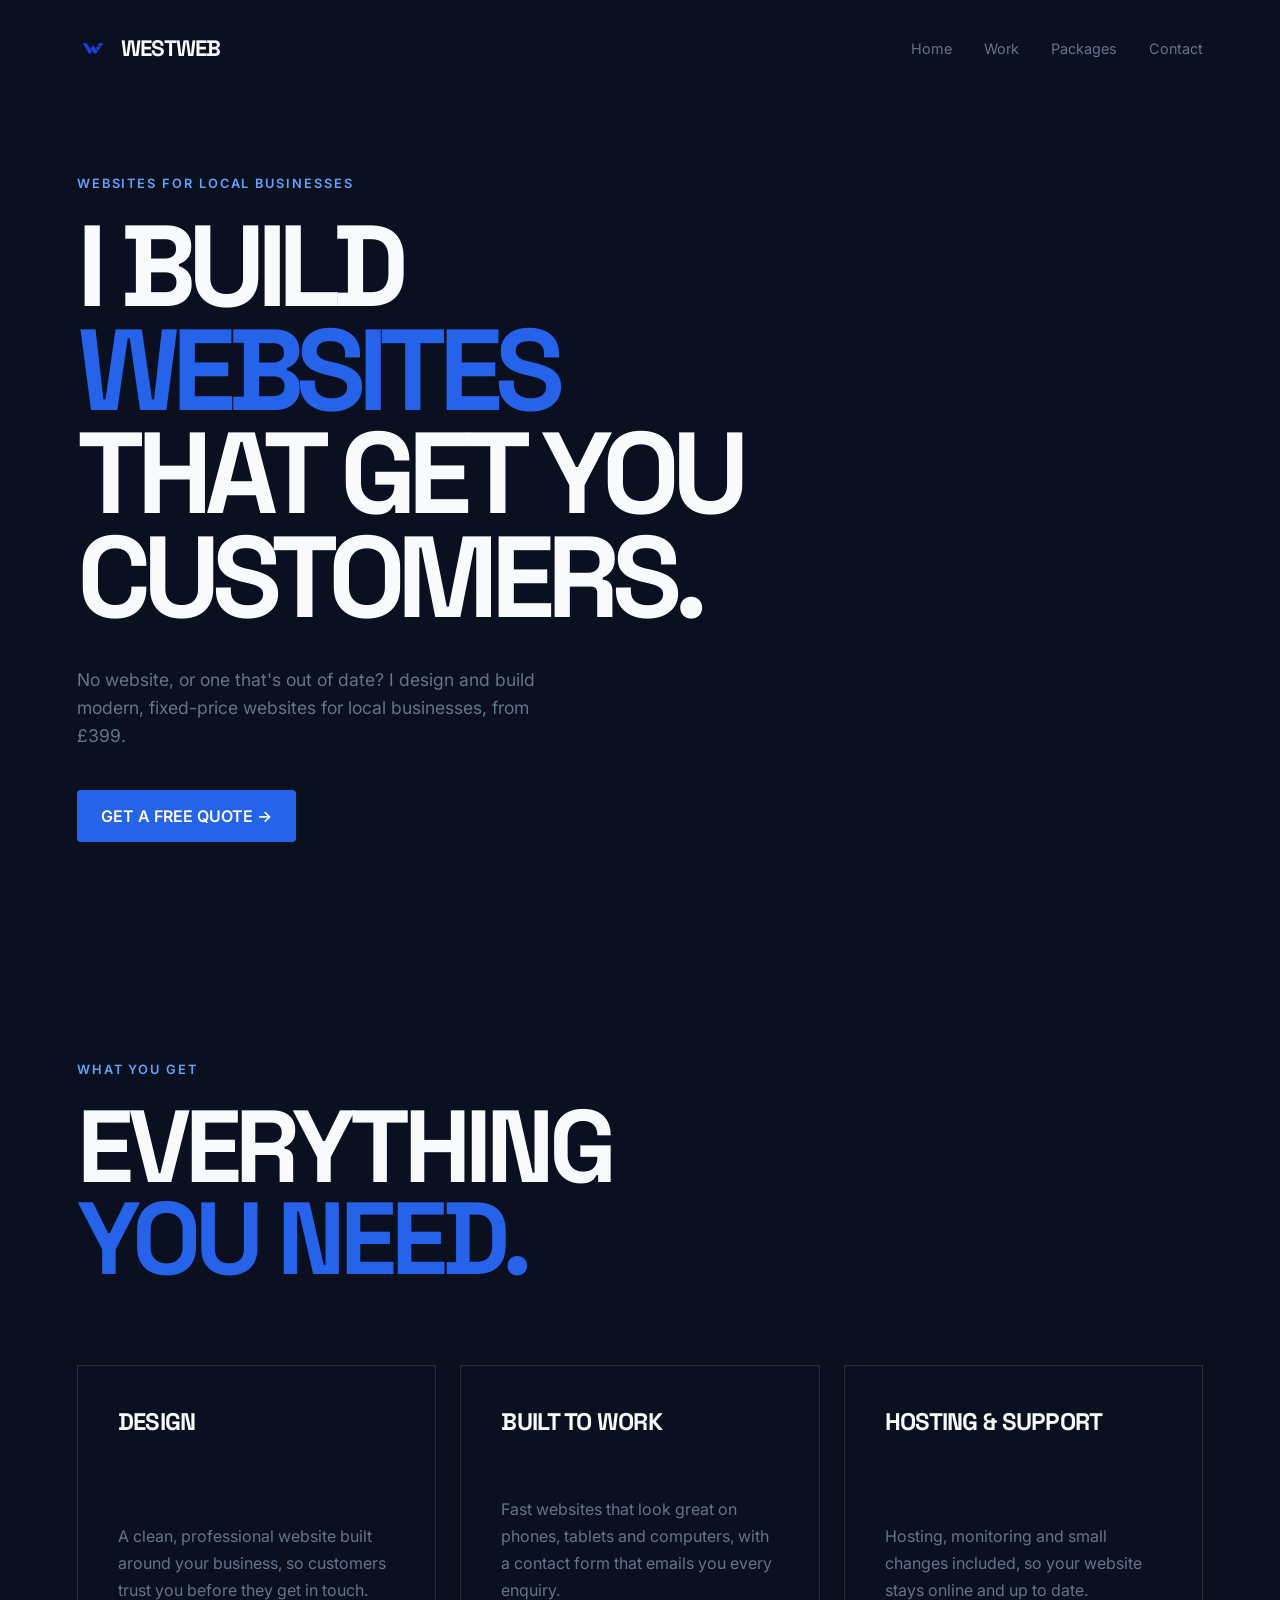
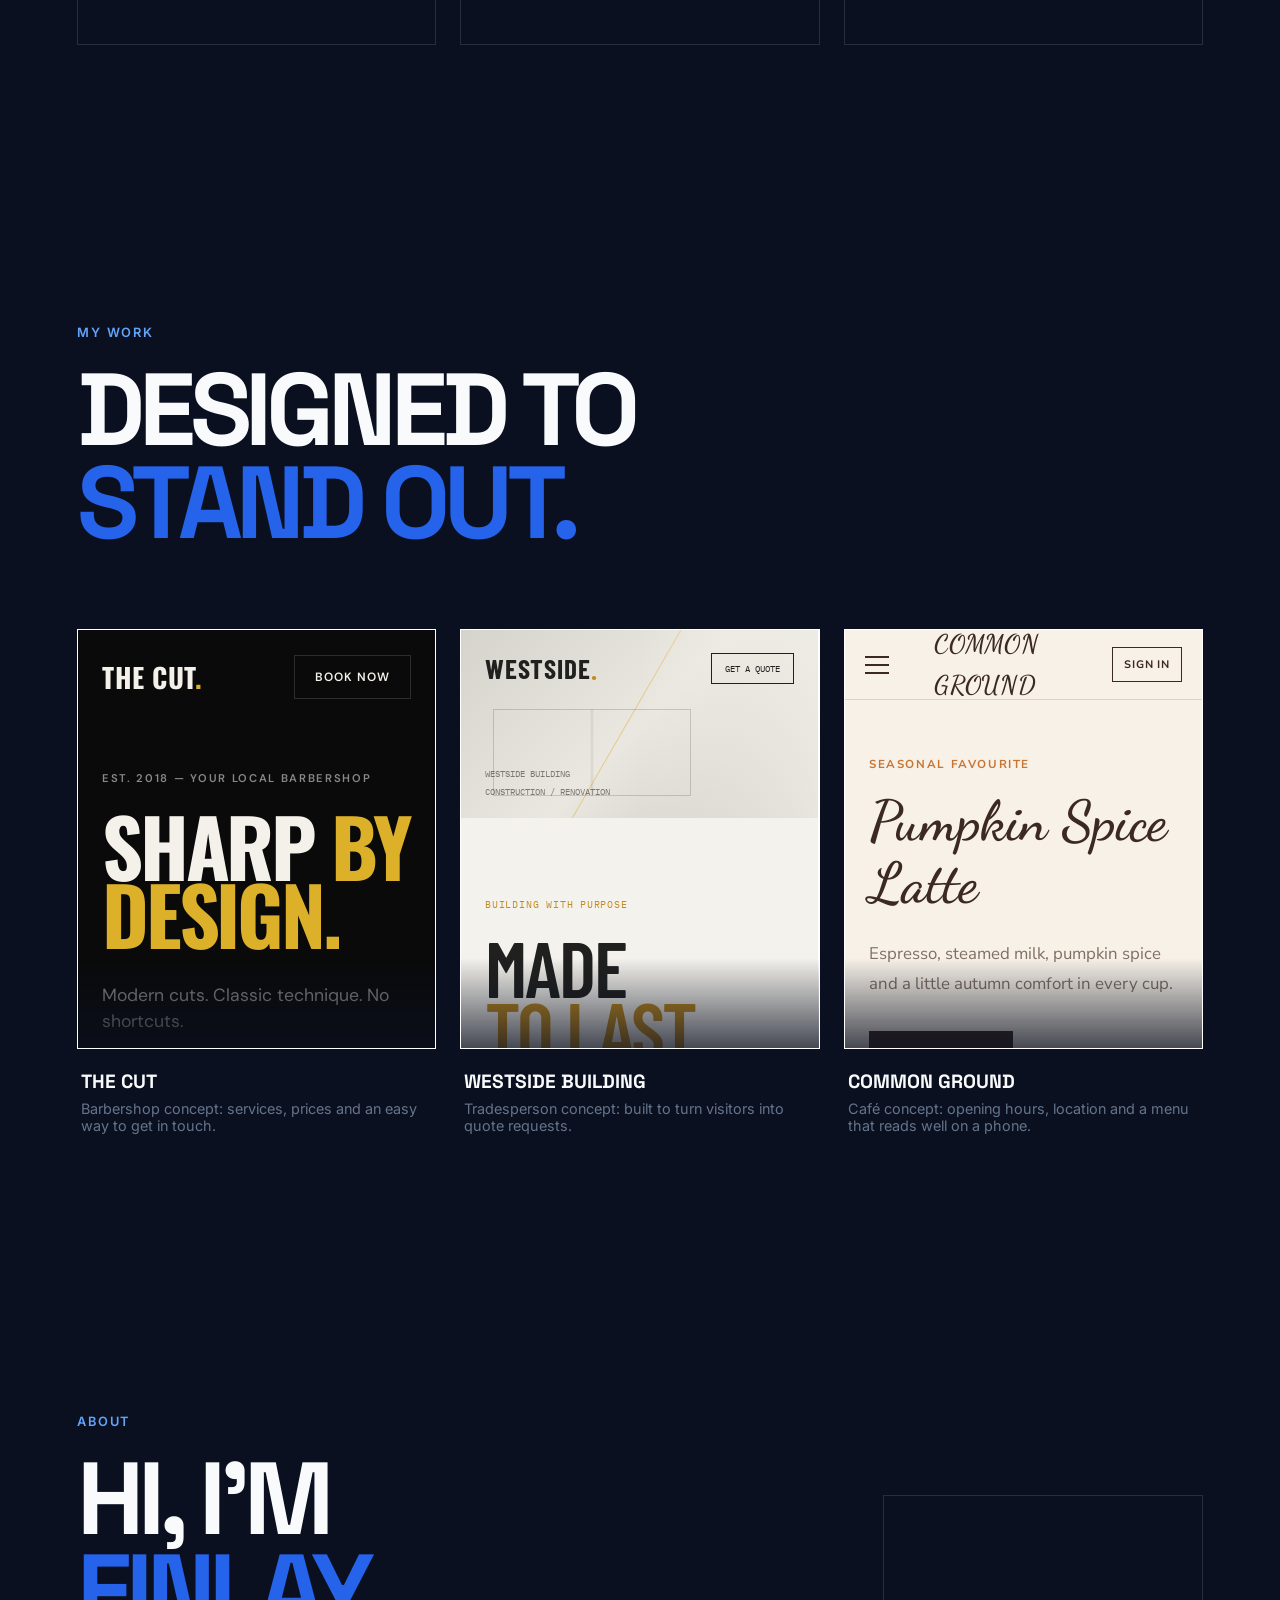
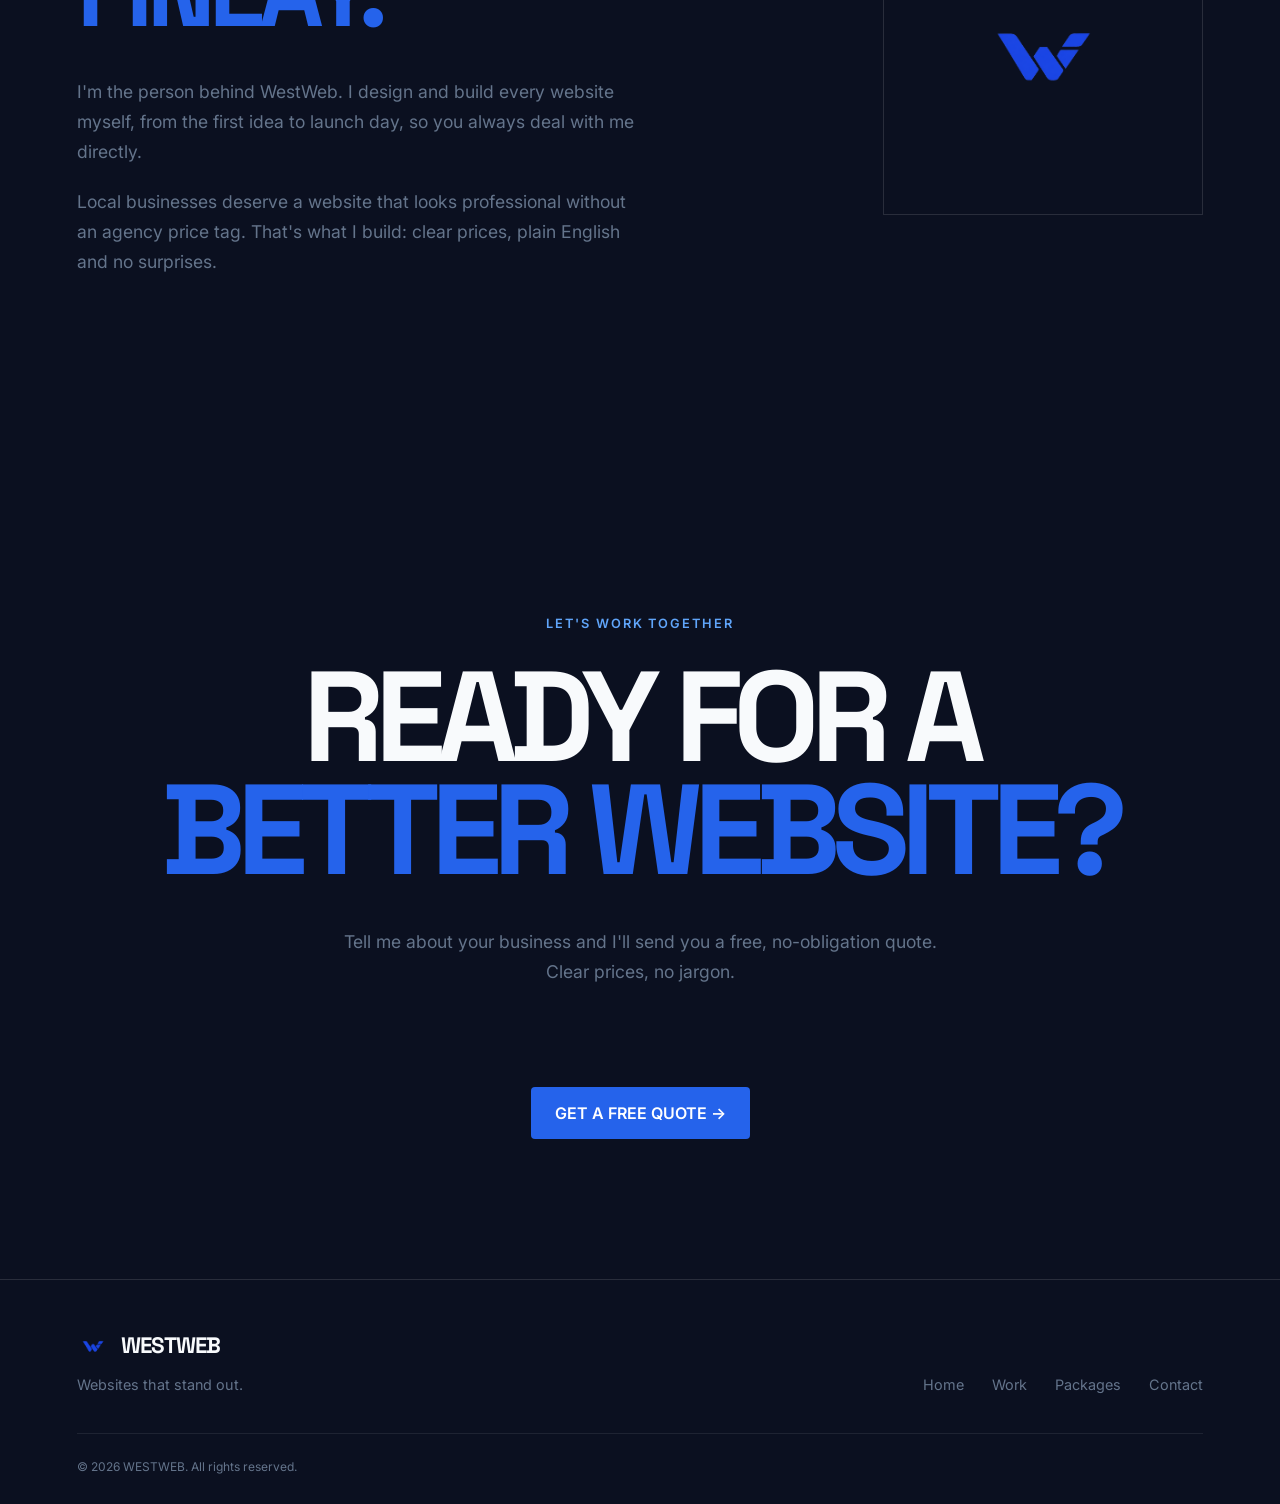
<file: index.html>
<!DOCTYPE html>
<html lang="en">
<head>
    <meta charset="UTF-8">
    <meta name="viewport" content="width=device-width, initial-scale=1.0">
    <title>WestWeb — Affordable Websites for Local Businesses</title>
    <meta name="description" content="Fixed-price websites for small local businesses, from £399. Designed, built and supported by one person. Get a free, no-obligation quote.">
    <link rel="icon" type="image/png" href="Assets/westweb-w.png">
    <link rel="apple-touch-icon" href="Assets/westweb-w.png">
    <link rel="stylesheet" href="style.css">
</head>

<body>

    <header>
        <a href="index.html" class="logo">
            <img src="Assets/westweb-w.png" alt="WestWeb">
            <span>WESTWEB</span>
        </a>

        <nav>
            <a href="index.html">Home</a>
            <a href="#work">Work</a>
            <a href="packages.html">Packages</a>
            <a href="contact.html">Contact</a>
        </nav>
        
        <button class="menu-toggle" aria-label="Open menu" aria-expanded="false">
            ☰
        </button>
    </header>

    <div class="mobile-menu">
        <a href="index.html">Home</a>
        <a href="#work">Work</a>
        <a href="packages.html">Packages</a>
        <a href="contact.html">Contact</a>
    </div>

    <main>
        <section class="hero">
            <p class="eyebrow">WEBSITES FOR LOCAL BUSINESSES</p>

            <h1>
                I BUILD
                <span>WEBSITES</span>
                THAT GET YOU CUSTOMERS.
            </h1>

            <p class="hero-text">
                No website, or one that's out of date? I design and build
                modern, fixed-price websites for local businesses, from £399.
            </p>

            <a href="contact.html" class="button">GET A FREE QUOTE →</a>
        </section>

        <section class="services" id="services">

            <p class="eyebrow">WHAT YOU GET</p>
        
            <h2>EVERYTHING<br><span>YOU NEED.</span></h2>
        
            <div class="service-grid">
        
                <div class="service-card">
                    <h3>DESIGN</h3>
                    <p>
                        A clean, professional website built around your
                        business, so customers trust you before they get in touch.
                    </p>
                </div>
        
                <div class="service-card">
                    <h3>BUILT TO WORK</h3>
                    <p>
                        Fast websites that look great on phones, tablets and
                        computers, with a contact form that emails you every enquiry.
                    </p>
                </div>
        
                <div class="service-card">
                    <h3>HOSTING & SUPPORT</h3>
                    <p>
                        Hosting, monitoring and small changes included, so your
                        website stays online and up to date.
                    </p>
                </div>
        
            </div>
        
        </section>

        <section class="work" id="work">

            <p class="eyebrow">MY WORK</p>
        
            <h2>DESIGNED TO<br><span>STAND OUT.</span></h2>
        
            <div class="work-grid">

                <a href="Demo%20Sites/Barber/index.html" class="work-card">
                    <div class="work-preview">
                        <iframe
                            src="Demo%20Sites/Barber/index.html"
                            title="THE CUT website preview"
                            loading="lazy">
                        </iframe>
                    </div>
            
                    <div class="work-info">
                        <h3>THE CUT</h3>
                        <p>Barbershop concept: services, prices and an easy way to get in touch.</p>
                    </div>
                </a>
            
                <a href="Demo%20Sites/Tradesperson/index.html" class="work-card">
                    <div class="work-preview">
                        <iframe
                            src="Demo%20Sites/Tradesperson/index.html"
                            title="WESTSIDE BUILDING website preview"
                            loading="lazy">
                        </iframe>
                    </div>
            
                    <div class="work-info">
                        <h3>WESTSIDE BUILDING</h3>
                        <p>Tradesperson concept: built to turn visitors into quote requests.</p>
                    </div>
                </a>
            
                <a href="Demo%20Sites/Cafe/index.html" class="work-card">
                    <div class="work-preview">
                        <iframe
                            src="Demo%20Sites/Cafe/index.html"
                            title="COMMON GROUND website preview"
                            loading="lazy">
                        </iframe>
                    </div>
            
                    <div class="work-info">
                        <h3>COMMON GROUND</h3>
                        <p>Café concept: opening hours, location and a menu that reads well on a phone.</p>
                    </div>
                </a>
            
            </div>
        
        </section>

        <section class="about" id="about">

            <div class="about-text">
                <p class="eyebrow">ABOUT</p>

                <h2>HI, I'M<br><span>FINLAY.</span></h2>

                <p>
                    I'm the person behind WestWeb. I design and build every
                    website myself, from the first idea to launch day, so you
                    always deal with me directly.
                </p>

                <p>
                    Local businesses deserve a website that looks professional
                    without an agency price tag. That's what I build: clear
                    prices, plain English and no surprises.
                </p>
            </div>

            <div class="about-badge">
                <img src="Assets/westweb-w.png" alt="WestWeb logo">
            </div>

        </section>

        <section class="contact" id="contact">

            <p class="eyebrow">LET'S WORK TOGETHER</p>
        
            <h2>READY FOR A<br><span>BETTER WEBSITE?</span></h2>
        
            <p class="contact-text">
                Tell me about your business and I'll send you a free,
                no-obligation quote. Clear prices, no jargon.
            </p>
        
            <a href="contact.html" class="button contact-button">
                GET A FREE QUOTE →
            </a>
        
        </section>

    </main>
    
    <footer>
        <div class="footer-brand">
            <div class="logo">
                <img src="Assets/westweb-w.png" alt="WestWeb">
                <span>WESTWEB</span>
            </div>
    
            <p>Websites that stand out.</p>
        </div>
    
        <div class="footer-links">
            <a href="index.html">Home</a>
            <a href="#work">Work</a>
            <a href="packages.html">Packages</a>
            <a href="contact.html">Contact</a>
        </div>
    
        <p class="copyright">
            © 2026 WESTWEB. All rights reserved.
        </p>
    </footer>

    <button id="backToTop" aria-label="Back to top">TOP</button>

    <script src="script.js"></script>

</body>
</html>
</file>
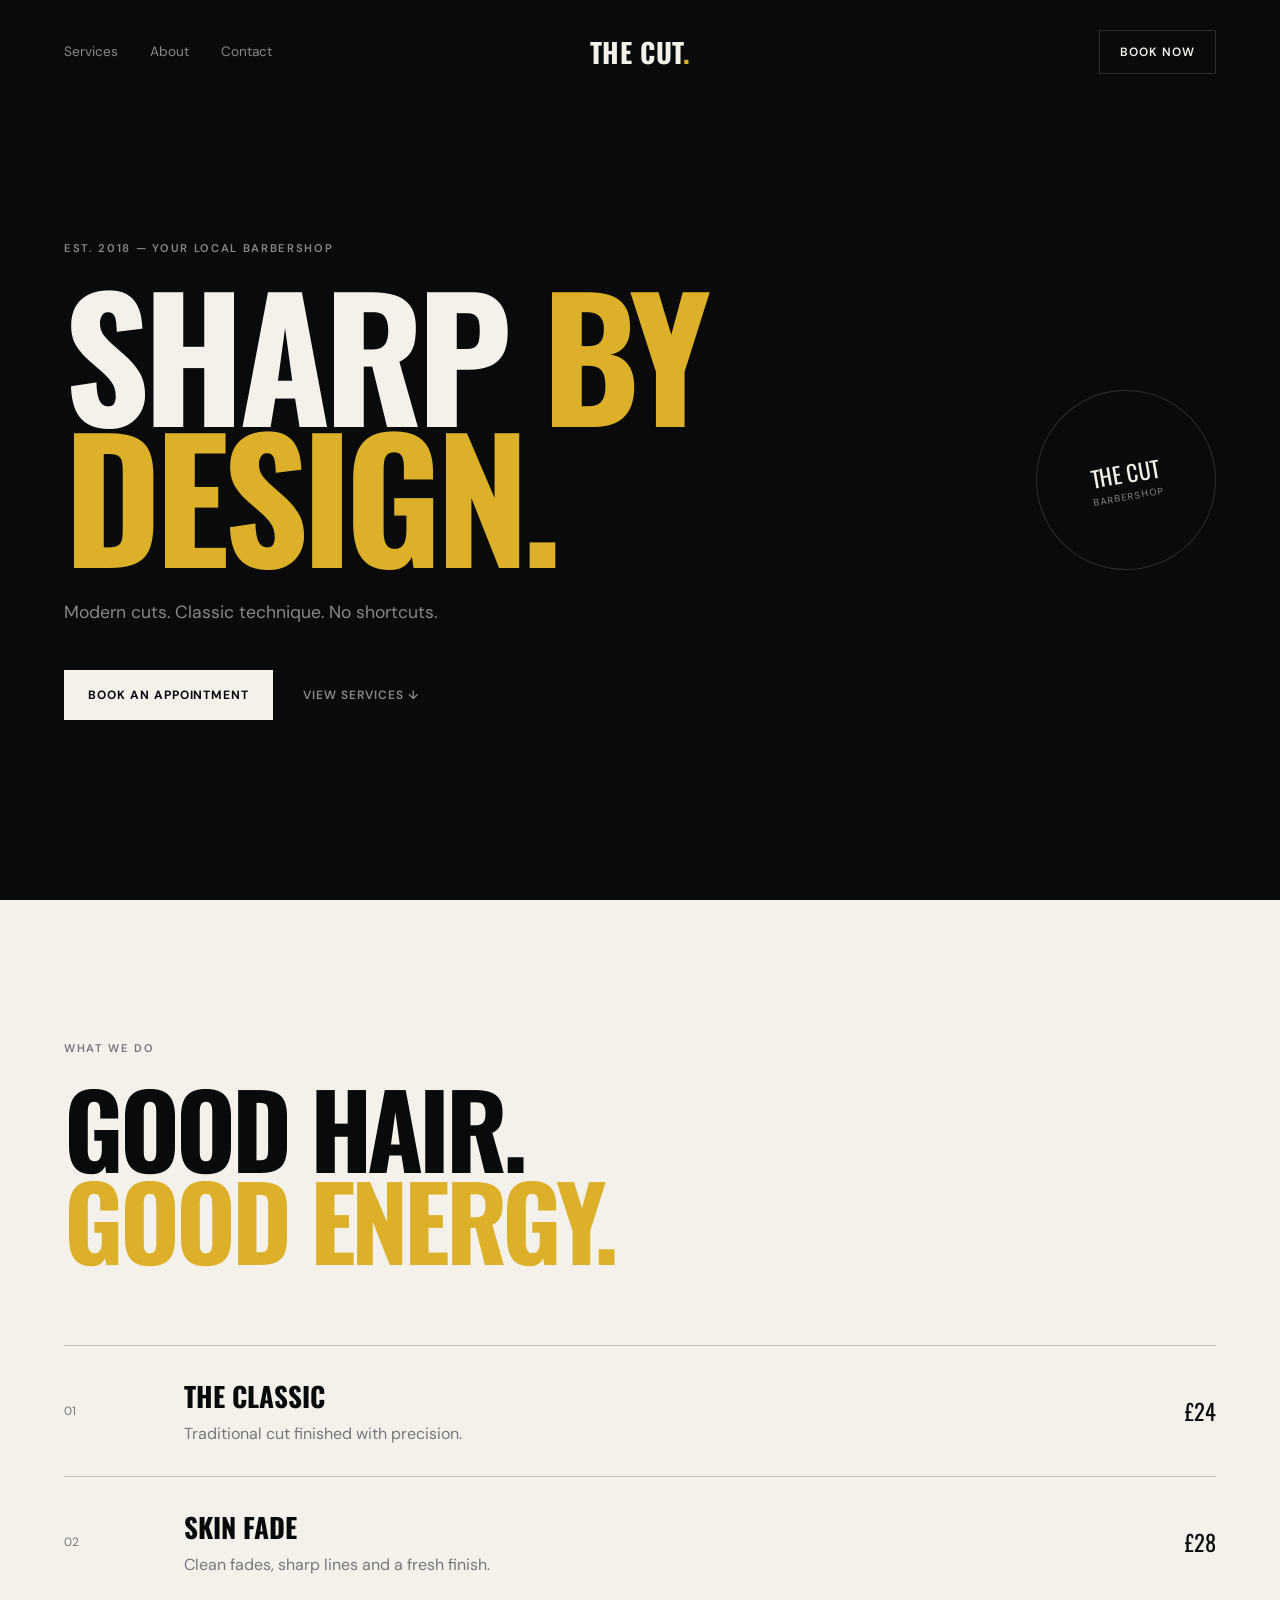
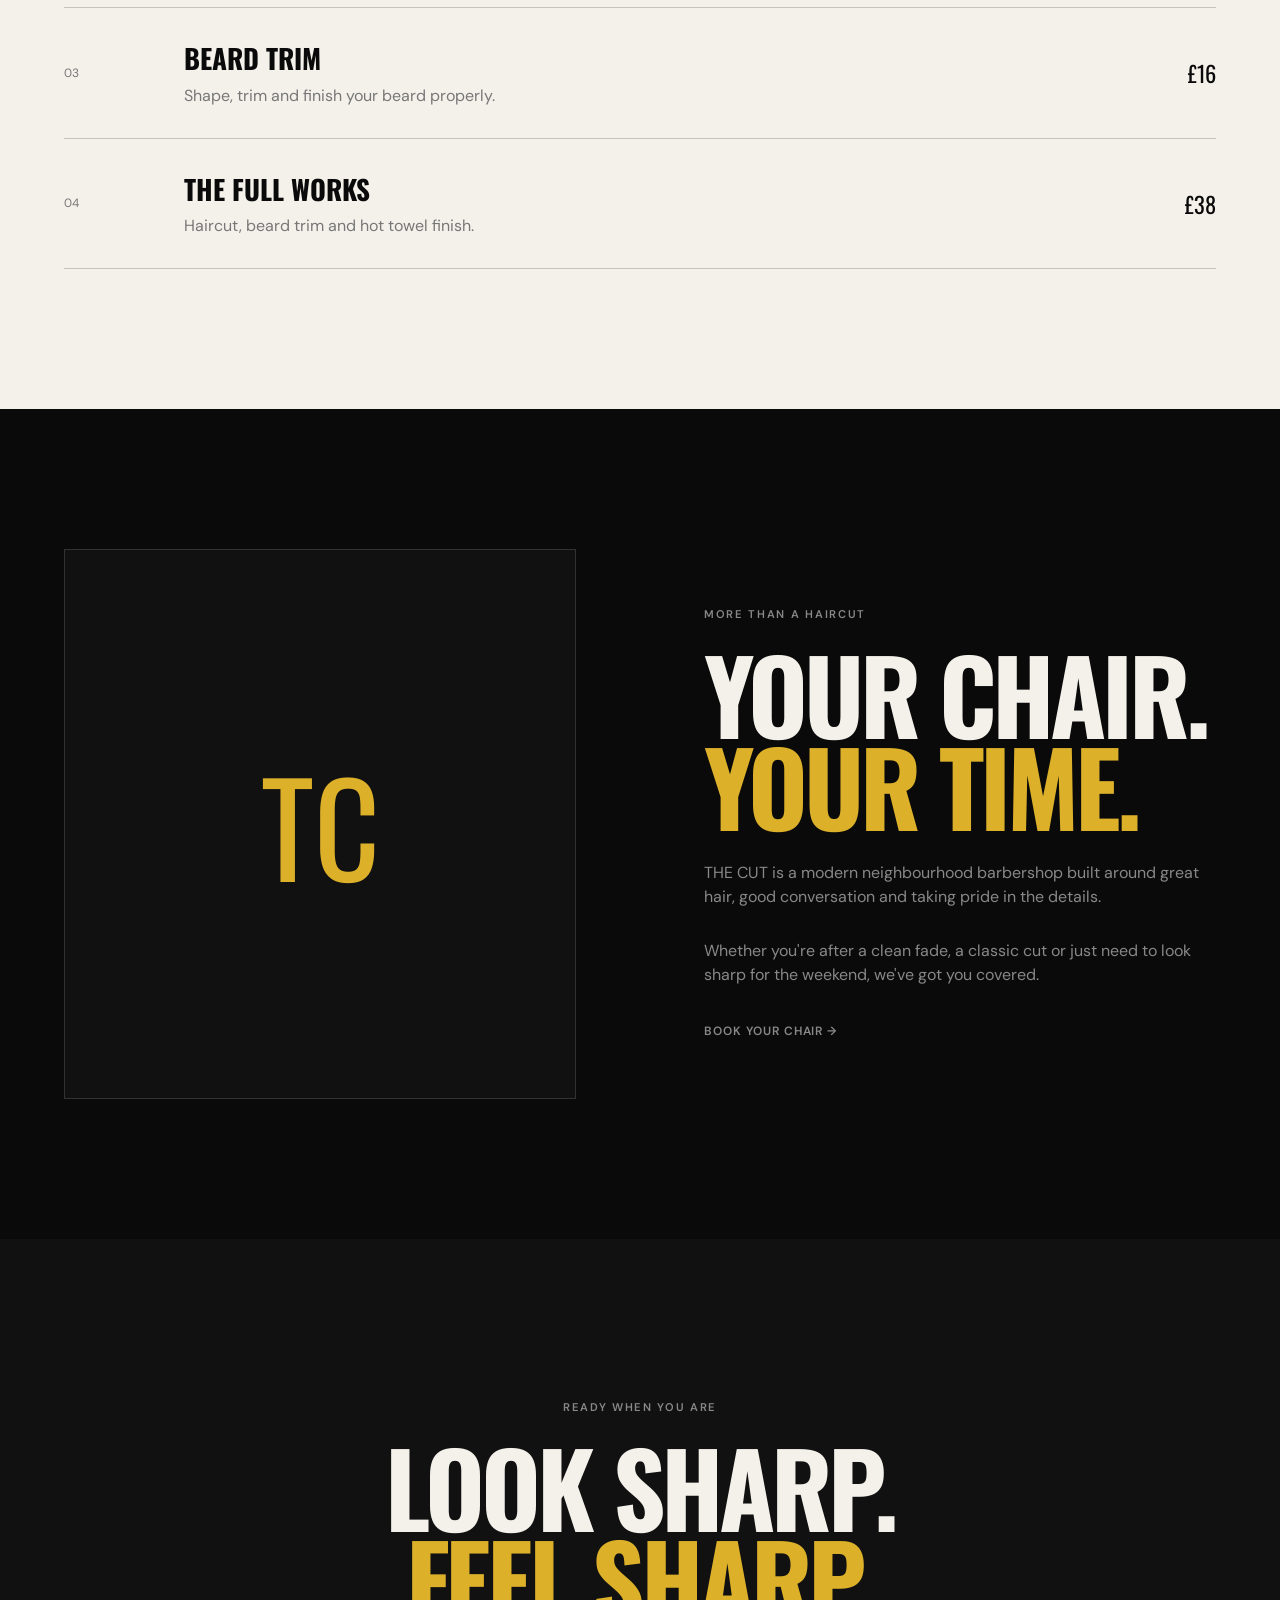
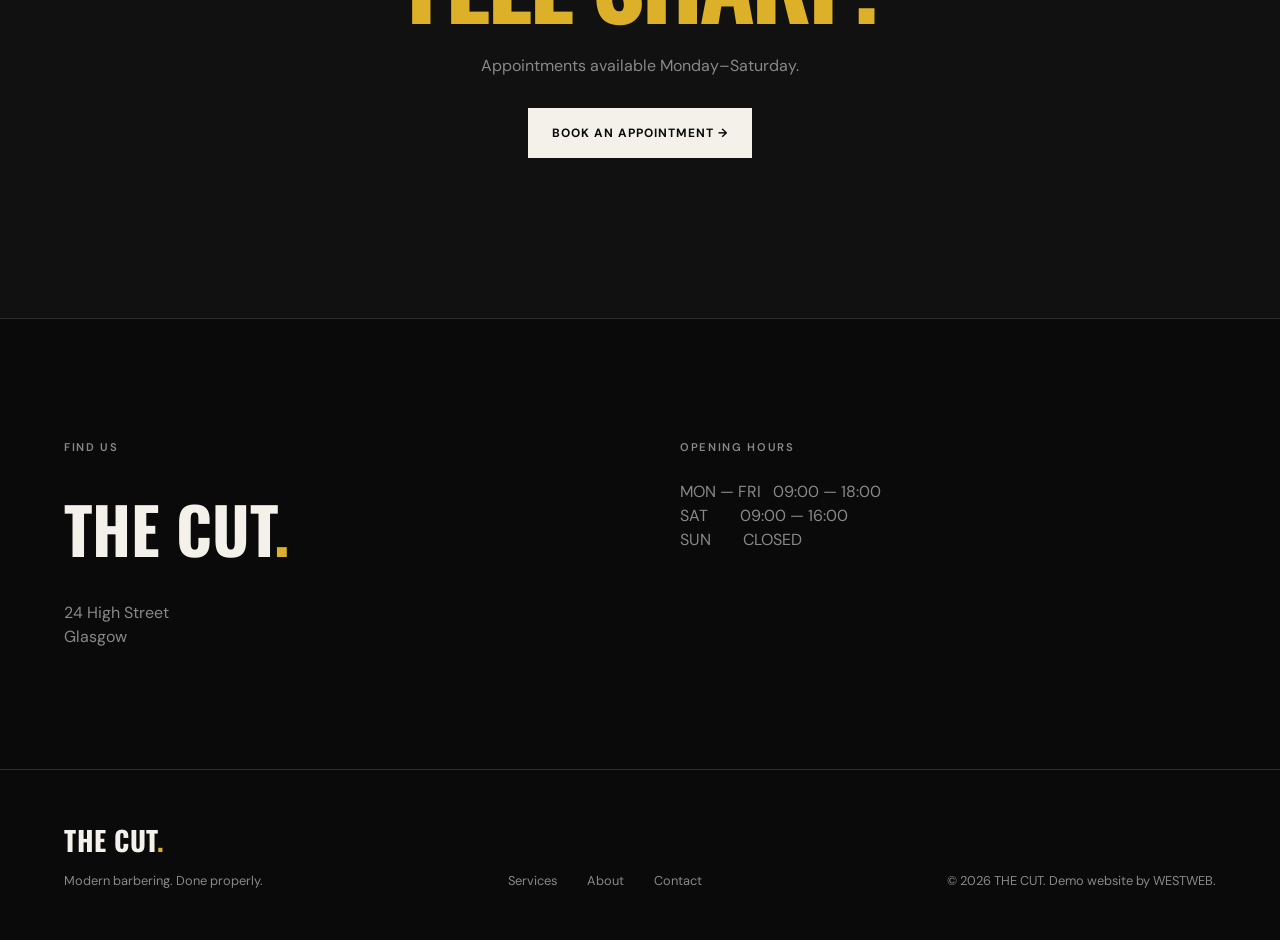
<file: Demo Sites/Barber/index.html>
<!DOCTYPE html>
<html lang="en">
<head>
    <meta charset="UTF-8">
    <meta name="viewport" content="width=device-width, initial-scale=1.0">

    <title>THE CUT — Modern Barbershop</title>

    <meta
        name="description"
        content="THE CUT — modern barbering, classic cuts and sharp finishes."
    >

    <link rel="stylesheet" href="style.css">
</head>

<body>

    <!-- HEADER -->
    <header>
        <button class="westweb-return" id="westwebReturn">
            ← WESTWEB
        </button>
        <a href="#" class="logo">THE CUT<span>.</span></a>

        <nav>
            <a href="#services">Services</a>
            <a href="#about">About</a>
            <a href="#contact">Contact</a>
        </nav>

        <a href="#booking" class="nav-button">BOOK NOW</a>
    </header>


    <!-- HERO -->
    <main>

        <section class="hero">

            <div class="hero-content">

                <p class="eyebrow">EST. 2018 — YOUR LOCAL BARBERSHOP</p>

                <h1>
                    SHARP
                    <span>BY DESIGN.</span>
                </h1>

                <p class="hero-text">
                    Modern cuts. Classic technique.
                    No shortcuts.
                </p>

                <div class="hero-buttons">
                    <a href="#booking" class="button">BOOK AN APPOINTMENT</a>
                    <a href="#services" class="text-link">VIEW SERVICES ↓</a>
                </div>

            </div>

            <div class="hero-badge">
                <span>THE CUT</span>
                <small>BARBERSHOP</small>
            </div>

        </section>


        <!-- SERVICES -->
        <section class="services" id="services">

            <div class="section-heading">
                <p class="eyebrow">WHAT WE DO</p>

                <h2>
                    GOOD HAIR.<br>
                    <span>GOOD ENERGY.</span>
                </h2>
            </div>

            <div class="service-list">

                <div class="service">
                    <div class="service-number">01</div>

                    <div class="service-info">
                        <h3>THE CLASSIC</h3>
                        <p>Traditional cut finished with precision.</p>
                    </div>

                    <div class="price">£24</div>
                </div>

                <div class="service">
                    <div class="service-number">02</div>

                    <div class="service-info">
                        <h3>SKIN FADE</h3>
                        <p>Clean fades, sharp lines and a fresh finish.</p>
                    </div>

                    <div class="price">£28</div>
                </div>

                <div class="service">
                    <div class="service-number">03</div>

                    <div class="service-info">
                        <h3>BEARD TRIM</h3>
                        <p>Shape, trim and finish your beard properly.</p>
                    </div>

                    <div class="price">£16</div>
                </div>

                <div class="service">
                    <div class="service-number">04</div>

                    <div class="service-info">
                        <h3>THE FULL WORKS</h3>
                        <p>Haircut, beard trim and hot towel finish.</p>
                    </div>

                    <div class="price">£38</div>
                </div>

            </div>

        </section>


        <!-- ABOUT -->
        <section class="about" id="about">

            <div class="about-image">
                <span>TC</span>
            </div>

            <div class="about-content">

                <p class="eyebrow">MORE THAN A HAIRCUT</p>

                <h2>
                    YOUR CHAIR.<br>
                    <span>YOUR TIME.</span>
                </h2>

                <p>
                    THE CUT is a modern neighbourhood barbershop built around
                    great hair, good conversation and taking pride in the details.
                </p>

                <p>
                    Whether you're after a clean fade, a classic cut or just
                    need to look sharp for the weekend, we've got you covered.
                </p>

                <a href="#booking" class="text-link">BOOK YOUR CHAIR →</a>

            </div>

        </section>


        <!-- BOOKING -->
        <section class="booking" id="booking">

            <p class="eyebrow">READY WHEN YOU ARE</p>

            <h2>
                LOOK SHARP.<br>
                <span>FEEL SHARP.</span>
            </h2>

            <p>
                Appointments available Monday–Saturday.
            </p>

            <a href="#contact" class="button">BOOK AN APPOINTMENT →</a>

        </section>


        <!-- CONTACT -->
        <section class="contact" id="contact">

            <div>
                <p class="eyebrow">FIND US</p>

                <h2>THE CUT<span>.</span></h2>

                <p>24 High Street<br>Glasgow</p>
            </div>

            <div>
                <p class="eyebrow">OPENING HOURS</p>

                <p>
                    MON — FRI&nbsp;&nbsp; 09:00 — 18:00<br>
                    SAT&nbsp;&nbsp;&nbsp;&nbsp;&nbsp;&nbsp;&nbsp; 09:00 — 16:00<br>
                    SUN&nbsp;&nbsp;&nbsp;&nbsp;&nbsp;&nbsp;&nbsp; CLOSED
                </p>
            </div>

        </section>

    </main>


    <!-- FOOTER -->
    <footer>

        <div>
            <a href="#" class="logo">THE CUT<span>.</span></a>
            <p>Modern barbering. Done properly.</p>
        </div>

        <div class="footer-links">
            <a href="#services">Services</a>
            <a href="#about">About</a>
            <a href="#contact">Contact</a>
        </div>

        <p class="copyright">
            © 2026 THE CUT. Demo website by WESTWEB.
        </p>

    </footer>


    <script src="script.js"></script>

</body>
</html>
</file>
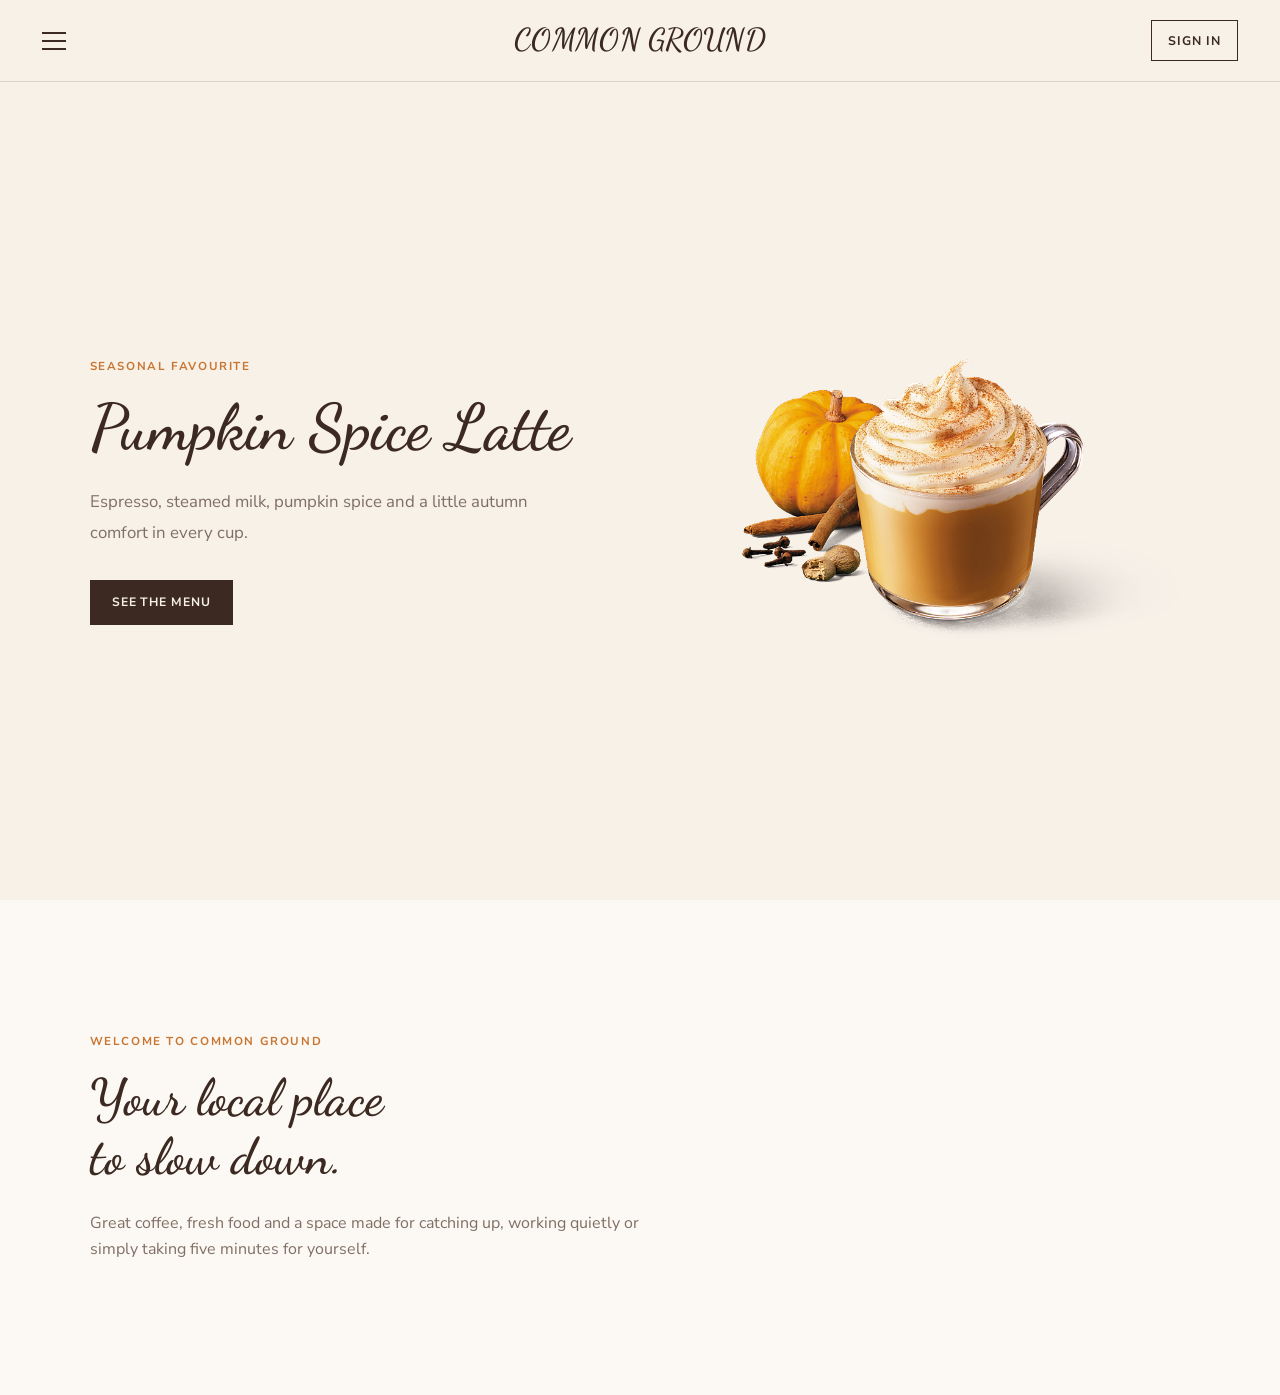
<file: Demo Sites/Cafe/index.html>
<!DOCTYPE html>
<html lang="en">
<head>
    <meta charset="UTF-8">
    <meta name="viewport" content="width=device-width, initial-scale=1.0">
    <title>Common Ground — Café</title>
    <link rel="icon" href="data:image/svg+xml,<svg xmlns=%22http://www.w3.org/2000/svg%22 viewBox=%220 0 100 100%22><text y=%22.9em%22 font-size=%2290%22>☕</text></svg>">
    <link rel="stylesheet" href="style.css">
</head>

<body>

    <!-- FIXED NAVIGATION -->
    <header class="top-bar">

        <button class="menu-button" id="menuButton" aria-label="Open menu">
            <span></span>
            <span></span>
            <span></span>
        </button>

        <a href="index.html" class="logo">
            COMMON GROUND
        </a>

        <a href="signin.html" class="signin-button" id="accountButton">
            SIGN IN
        </a>

    </header>


    <!-- SLIDE-OUT MENU -->
    <aside class="side-menu" id="sideMenu">

        <button class="close-menu" id="closeMenu">
            ×
        </button>

        <p class="menu-label">COMMON GROUND</p>

        <nav>
            <a href="index.html">Home</a>
            <a href="menu.html">Menu</a>
            <a href="about.html">About</a>
            <a href="contact.html">Contact</a>
        </nav>

        <div class="menu-footer">
            <a href="signin.html">Sign in</a>
            <a href="signup.html">Create an account</a>
        </div>

    </aside>


    <!-- DARK OVERLAY -->
    <div class="menu-overlay" id="menuOverlay"></div>


    <!-- HERO -->
    <main>

        <section class="hero">

            <div class="hero-content">

                <p class="eyebrow">SEASONAL FAVOURITE</p>

                <h1>
                    Pumpkin Spice Latte
                </h1>

                <p class="hero-description">
                    Espresso, steamed milk, pumpkin spice and a little
                    autumn comfort in every cup.
                </p>

                <a href="menu.html" class="primary-button">
                    SEE THE MENU
                </a>

            </div>


            <!-- IMAGE PLACEHOLDER -->
            <div class="hero-image">

                <img
                    src="Assets/pumpkin-spice-latte.png"
                    alt="Pumpkin Spice Latte"
                >
            
            </div>

        </section>


        <!-- SMALL SECOND SECTION -->
        <section class="intro">

            <p class="eyebrow">WELCOME TO COMMON GROUND</p>

            <h2>
                Your local place<br>
                to slow down.
            </h2>

            <p>
                Great coffee, fresh food and a space made for
                catching up, working quietly or simply taking
                five minutes for yourself.
            </p>

        </section>

    </main>
    <button class="westweb-return" id="westwebReturn">
        ← WESTWEB
    </button>

    <script src="script.js"></script>

</body>
</html>
</file>
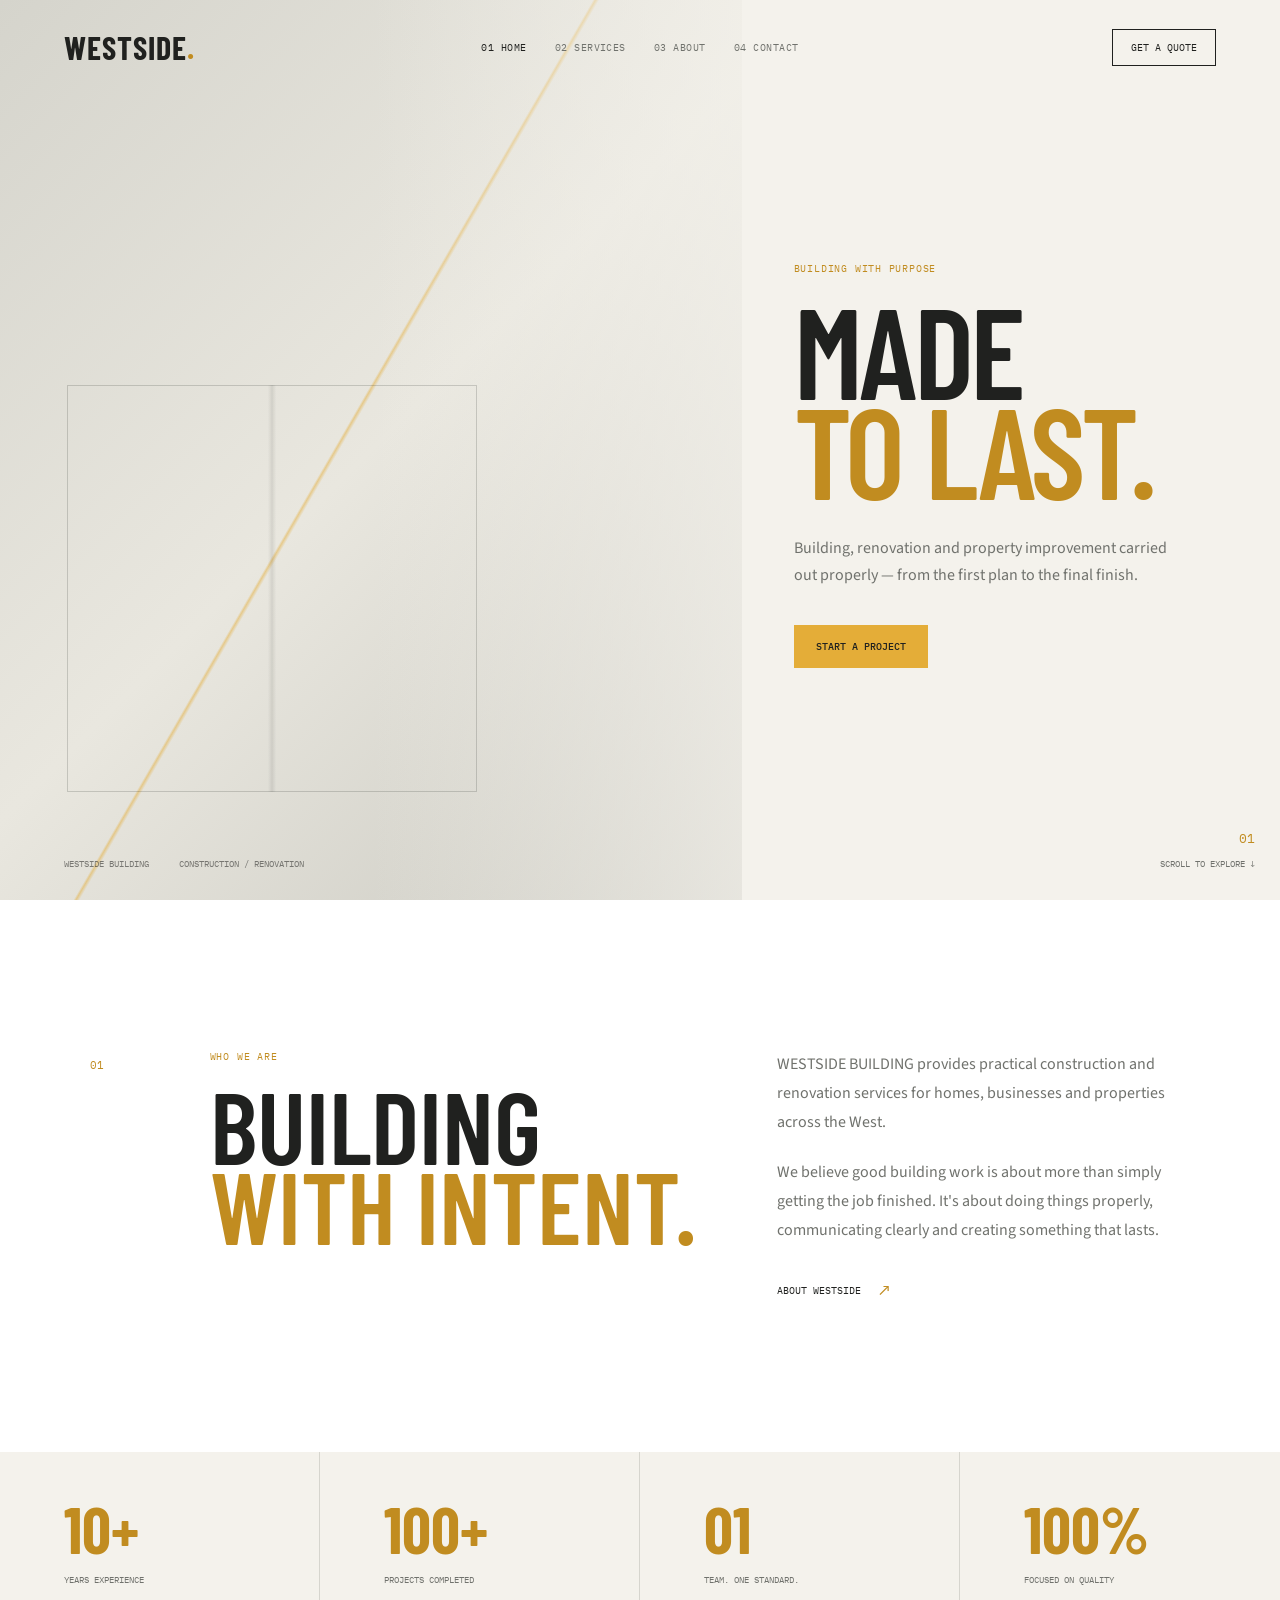
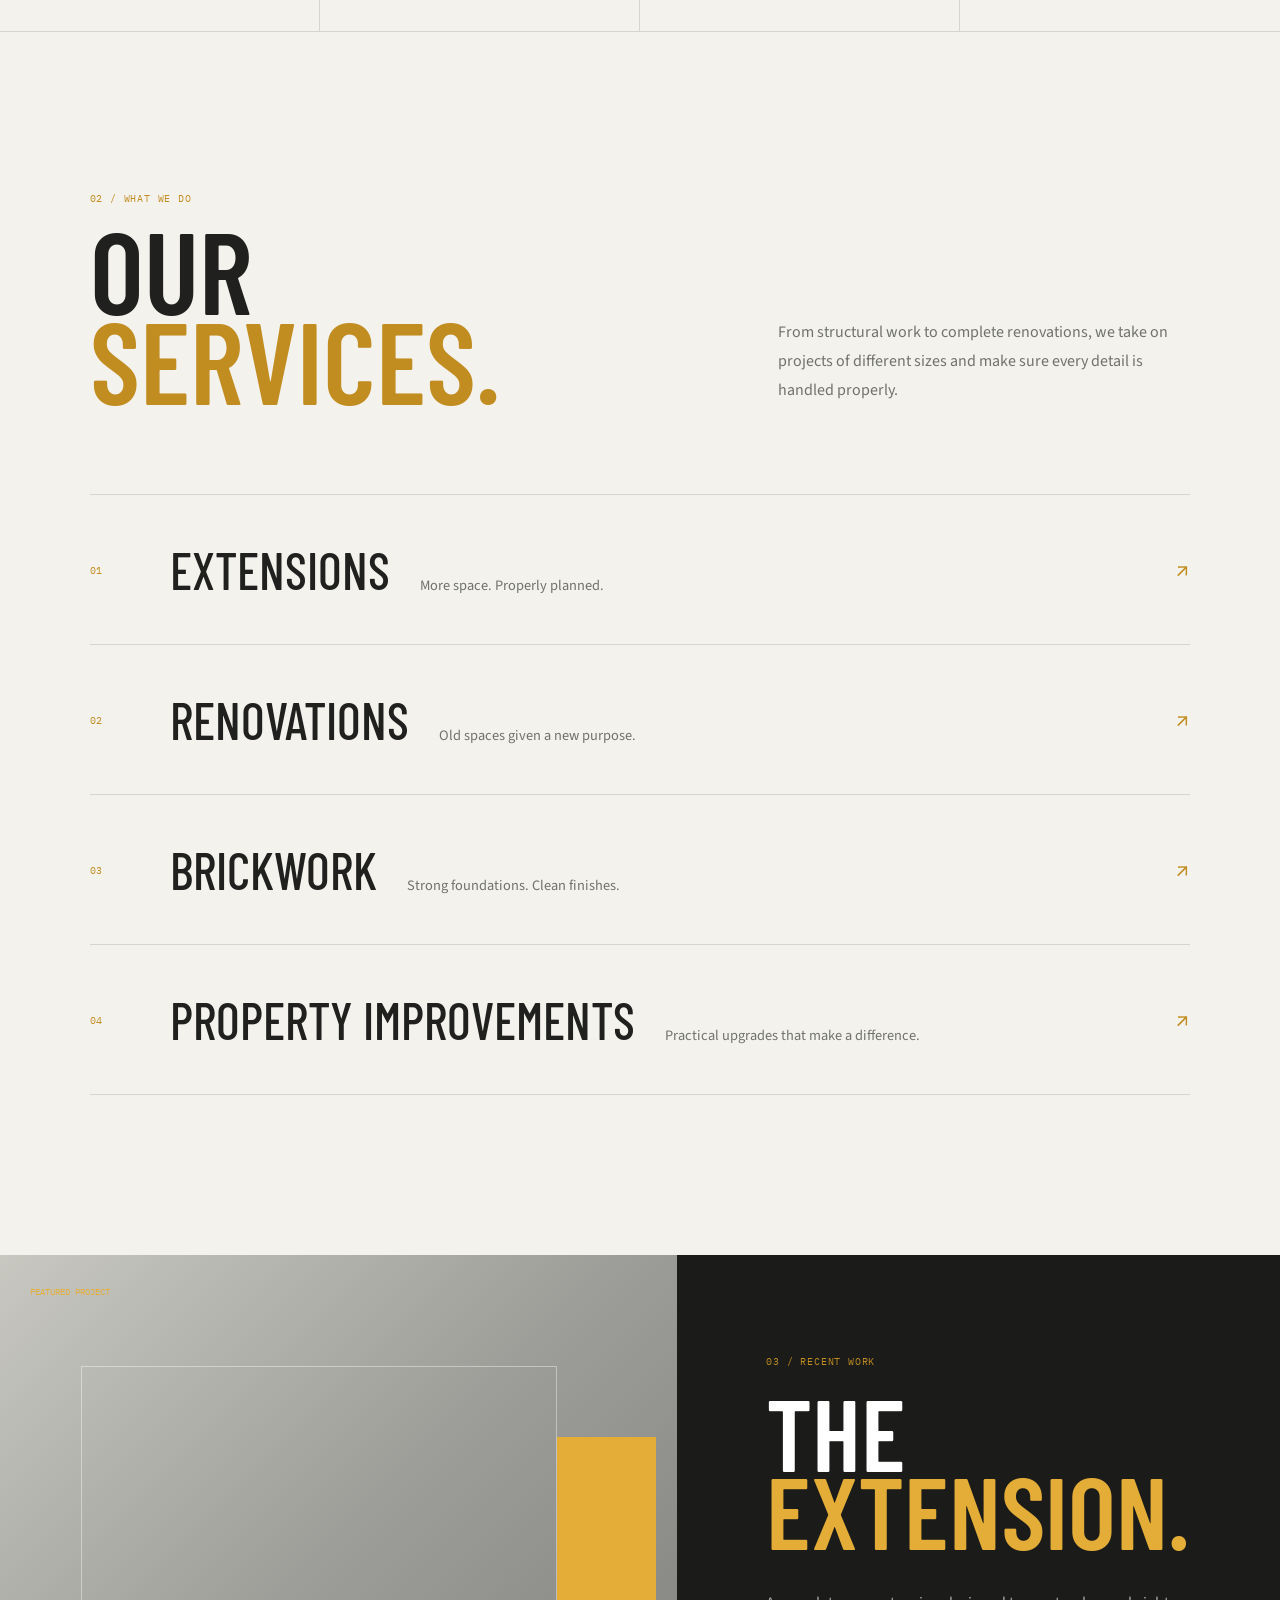
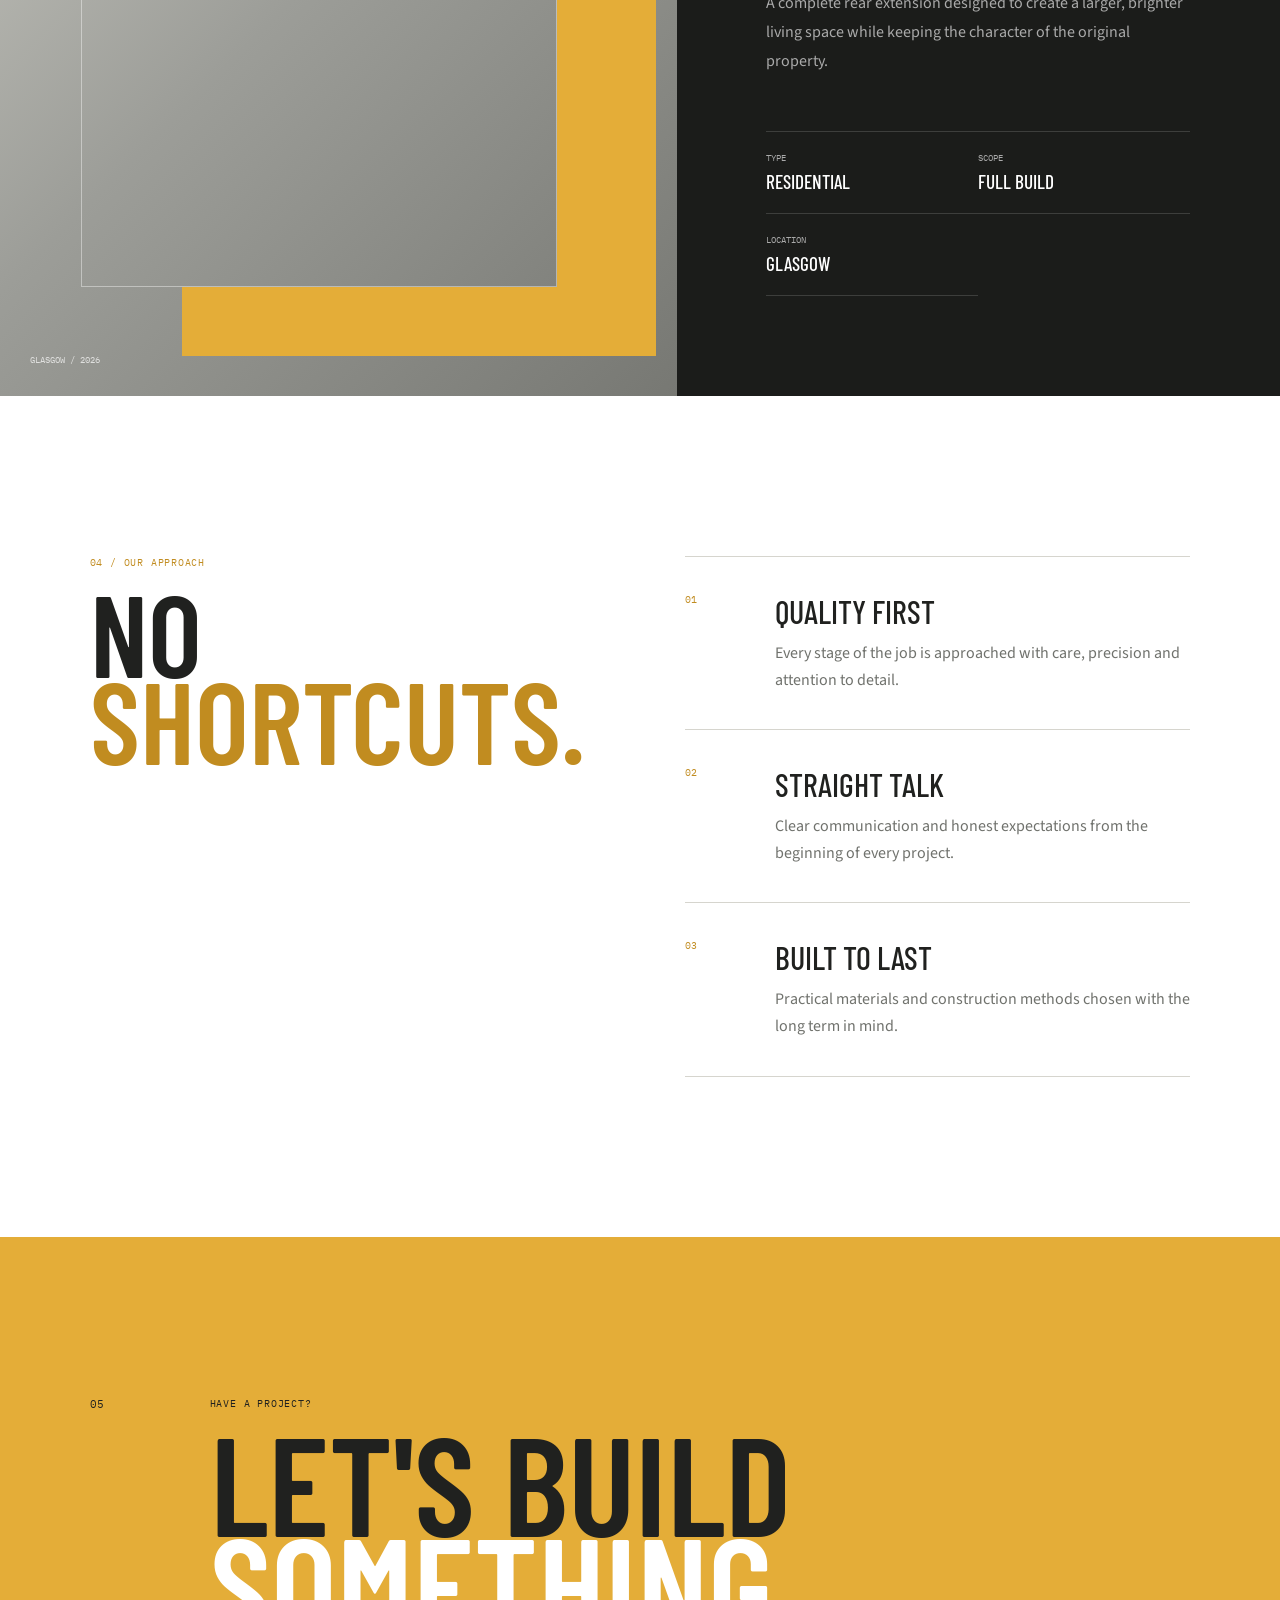
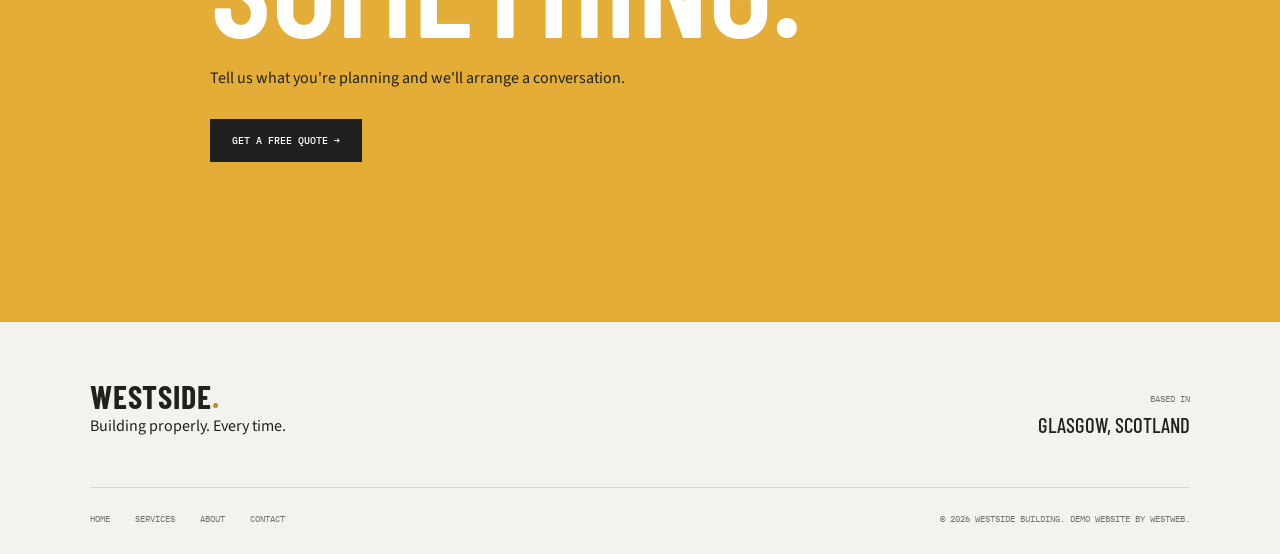
<file: Demo Sites/Tradesperson/index.html>
<!DOCTYPE html>
<html lang="en">
<head>
    <meta charset="UTF-8">
    <meta name="viewport" content="width=device-width, initial-scale=1.0">

    <title>WESTSIDE BUILDING — Construction & Building Services</title>

    <meta
        name="description"
        content="WESTSIDE BUILDING — reliable building, renovation and construction services."
    >

    <link rel="stylesheet" href="style.css">
</head>

<body>

    <header>
        <a href="index.html" class="logo">
            WESTSIDE<span>.</span>
        </a>

        <nav>
            <a href="index.html" class="active">01 HOME</a>
            <a href="services.html">02 SERVICES</a>
            <a href="about.html">03 ABOUT</a>
            <a href="contact.html">04 CONTACT</a>
        </nav>

        <a href="contact.html" class="header-button">
            GET A QUOTE
        </a>
    </header>


    <main>

        <!-- HERO -->

        <section class="hero">

            <div class="hero-image">
                <div class="image-overlay"></div>

                <div class="hero-label">
                    <span>WESTSIDE BUILDING</span>
                    <span>CONSTRUCTION / RENOVATION</span>
                </div>
            </div>

            <div class="hero-content">

                <p class="eyebrow">BUILDING WITH PURPOSE</p>

                <h1>
                    MADE<br>
                    <span>TO LAST.</span>
                </h1>

                <p class="hero-text">
                    Building, renovation and property improvement
                    carried out properly — from the first plan
                    to the final finish.
                </p>

                <a href="contact.html" class="button">
                    START A PROJECT
                </a>

            </div>

            <div class="hero-side">
                <span>01</span>
                <span>SCROLL TO EXPLORE ↓</span>
            </div>

        </section>


        <!-- INTRO -->

        <section class="intro">

            <div class="intro-number">
                01
            </div>

            <div class="intro-main">

                <p class="eyebrow">WHO WE ARE</p>

                <h2>
                    BUILDING<br>
                    <span>WITH INTENT.</span>
                </h2>

            </div>

            <div class="intro-copy">

                <p>
                    WESTSIDE BUILDING provides practical construction
                    and renovation services for homes, businesses
                    and properties across the West.
                </p>

                <p>
                    We believe good building work is about more than
                    simply getting the job finished. It's about doing
                    things properly, communicating clearly and creating
                    something that lasts.
                </p>

                <a href="about.html" class="arrow-link">
                    ABOUT WESTSIDE
                    <span>↗</span>
                </a>

            </div>

        </section>


        <!-- STATS -->

        <section class="stats">

            <div class="stat">
                <strong>10+</strong>
                <span>YEARS EXPERIENCE</span>
            </div>

            <div class="stat">
                <strong>100+</strong>
                <span>PROJECTS COMPLETED</span>
            </div>

            <div class="stat">
                <strong>01</strong>
                <span>TEAM. ONE STANDARD.</span>
            </div>

            <div class="stat">
                <strong>100%</strong>
                <span>FOCUSED ON QUALITY</span>
            </div>

        </section>


        <!-- SERVICES -->

        <section class="services">

            <div class="services-header">

                <div>
                    <p class="eyebrow">02 / WHAT WE DO</p>

                    <h2>
                        OUR<br>
                        <span>SERVICES.</span>
                    </h2>
                </div>

                <p>
                    From structural work to complete renovations,
                    we take on projects of different sizes and
                    make sure every detail is handled properly.
                </p>

            </div>


            <div class="service-list">

                <a href="services.html" class="service-row">

                    <span class="service-number">01</span>

                    <div class="service-name">
                        <h3>EXTENSIONS</h3>
                        <p>More space. Properly planned.</p>
                    </div>

                    <span class="service-arrow">↗</span>

                </a>


                <a href="services.html" class="service-row">

                    <span class="service-number">02</span>

                    <div class="service-name">
                        <h3>RENOVATIONS</h3>
                        <p>Old spaces given a new purpose.</p>
                    </div>

                    <span class="service-arrow">↗</span>

                </a>


                <a href="services.html" class="service-row">

                    <span class="service-number">03</span>

                    <div class="service-name">
                        <h3>BRICKWORK</h3>
                        <p>Strong foundations. Clean finishes.</p>
                    </div>

                    <span class="service-arrow">↗</span>

                </a>


                <a href="services.html" class="service-row">

                    <span class="service-number">04</span>

                    <div class="service-name">
                        <h3>PROPERTY IMPROVEMENTS</h3>
                        <p>Practical upgrades that make a difference.</p>
                    </div>

                    <span class="service-arrow">↗</span>

                </a>

            </div>

        </section>


        <!-- FEATURED PROJECT -->

        <section class="project">

            <div class="project-image">

                <div class="project-tag">
                    FEATURED PROJECT
                </div>

                <div class="project-location">
                    GLASGOW / 2026
                </div>

            </div>

            <div class="project-info">

                <p class="eyebrow">03 / RECENT WORK</p>

                <h2>
                    THE<br>
                    <span>EXTENSION.</span>
                </h2>

                <p>
                    A complete rear extension designed to create
                    a larger, brighter living space while keeping
                    the character of the original property.
                </p>

                <div class="project-details">

                    <div>
                        <span>TYPE</span>
                        <strong>RESIDENTIAL</strong>
                    </div>

                    <div>
                        <span>SCOPE</span>
                        <strong>FULL BUILD</strong>
                    </div>

                    <div>
                        <span>LOCATION</span>
                        <strong>GLASGOW</strong>
                    </div>

                </div>

            </div>

        </section>


        <!-- WHY US -->

        <section class="why-us">

            <div class="why-heading">

                <p class="eyebrow">04 / OUR APPROACH</p>

                <h2>
                    NO<br>
                    <span>SHORTCUTS.</span>
                </h2>

            </div>


            <div class="principles">

                <div class="principle">

                    <span>01</span>

                    <div>
                        <h3>QUALITY FIRST</h3>
                        <p>
                            Every stage of the job is approached with
                            care, precision and attention to detail.
                        </p>
                    </div>

                </div>


                <div class="principle">

                    <span>02</span>

                    <div>
                        <h3>STRAIGHT TALK</h3>
                        <p>
                            Clear communication and honest expectations
                            from the beginning of every project.
                        </p>
                    </div>

                </div>


                <div class="principle">

                    <span>03</span>

                    <div>
                        <h3>BUILT TO LAST</h3>
                        <p>
                            Practical materials and construction methods
                            chosen with the long term in mind.
                        </p>
                    </div>

                </div>

            </div>

        </section>


        <!-- CTA -->

        <section class="cta">

            <div class="cta-number">
                05
            </div>

            <div>

                <p class="eyebrow">HAVE A PROJECT?</p>

                <h2>
                    LET'S BUILD<br>
                    <span>SOMETHING.</span>
                </h2>

                <p>
                    Tell us what you're planning and we'll
                    arrange a conversation.
                </p>

                <a href="contact.html" class="button">
                    GET A FREE QUOTE →
                </a>

            </div>

        </section>

    </main>


    <footer>

        <div class="footer-main">

            <div>
                <a href="index.html" class="logo">
                    WESTSIDE<span>.</span>
                </a>

                <p>
                    Building properly. Every time.
                </p>
            </div>

            <div class="footer-address">
                <span>BASED IN</span>
                <strong>GLASGOW, SCOTLAND</strong>
            </div>

        </div>


        <div class="footer-bottom">

            <div class="footer-links">
                <a href="index.html">HOME</a>
                <a href="services.html">SERVICES</a>
                <a href="about.html">ABOUT</a>
                <a href="contact.html">CONTACT</a>
            </div>

            <p>
                © 2026 WESTSIDE BUILDING.
                DEMO WEBSITE BY WESTWEB.
            </p>

        </div>

    </footer>


    

    <button class="westweb-return" id="westwebReturn">
        ← WESTWEB
    </button>

    <script src="script.js"></script>
</body>
</html>
</file>
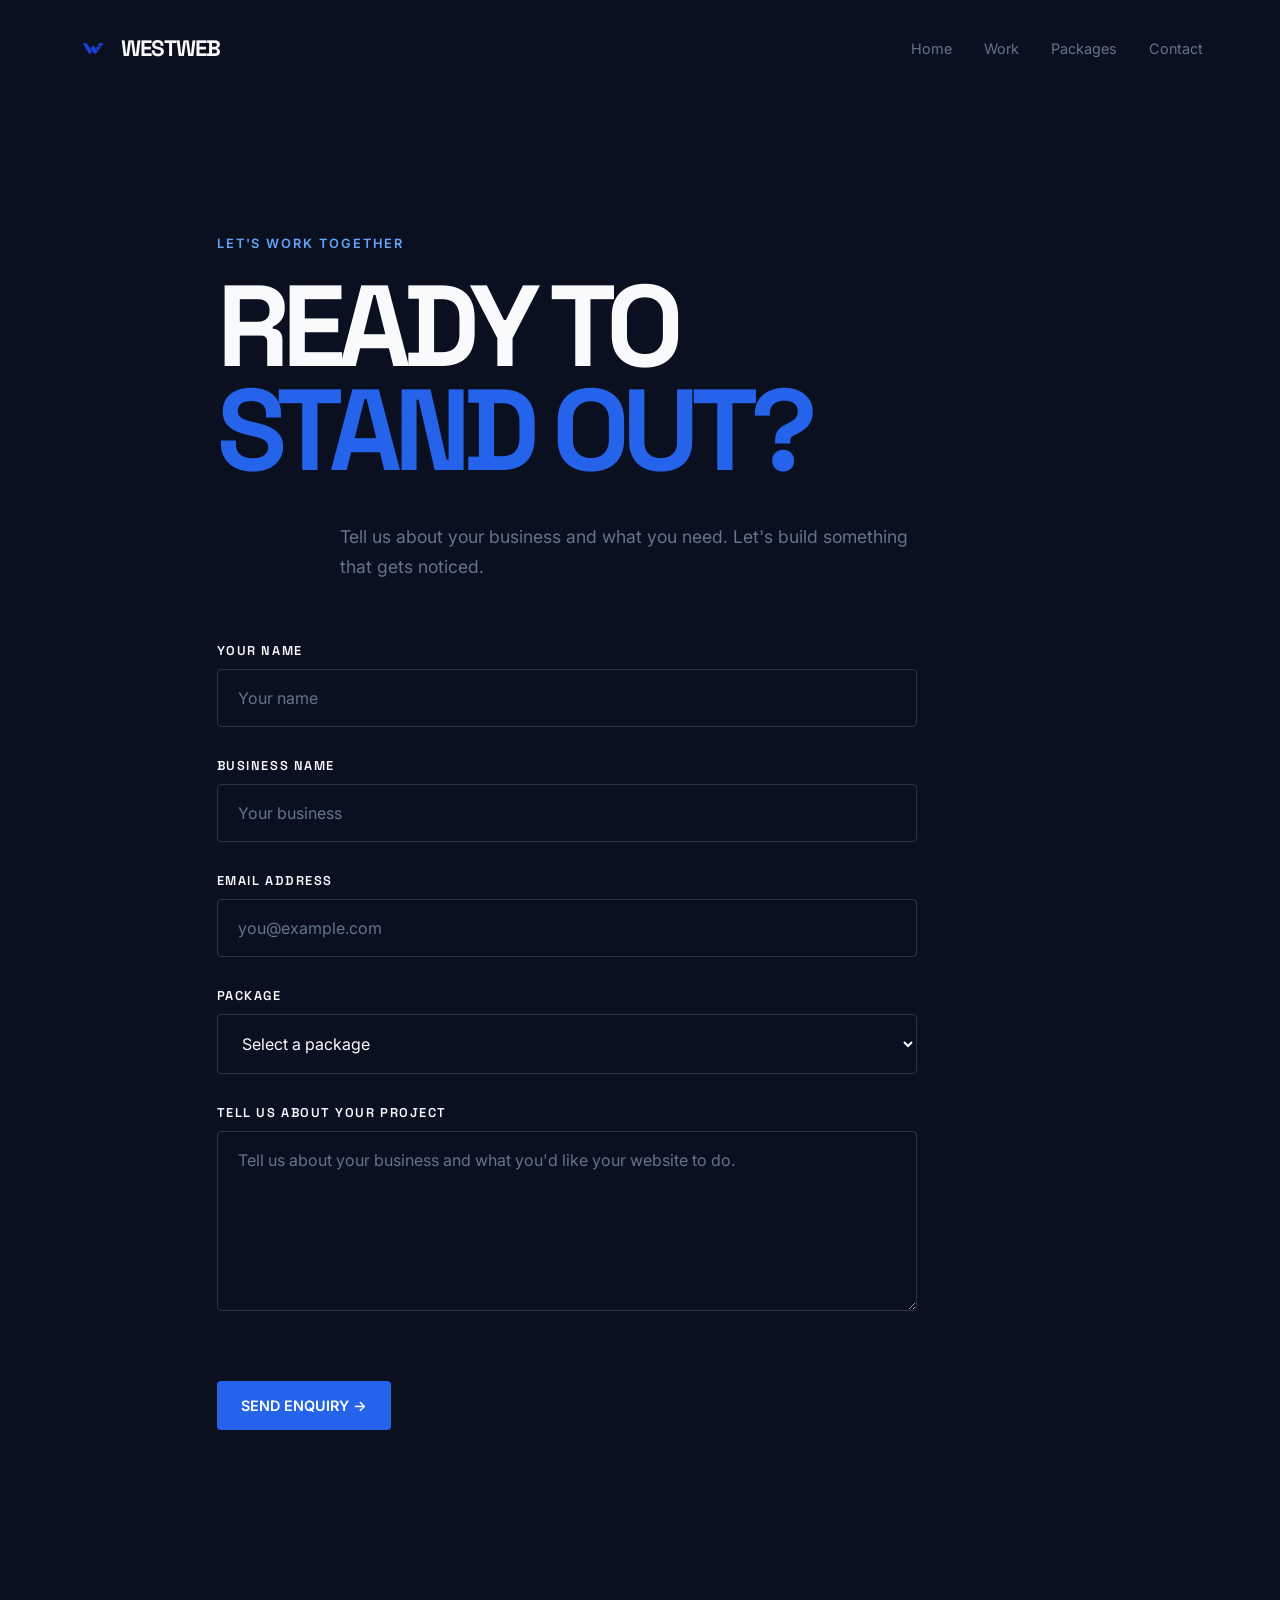
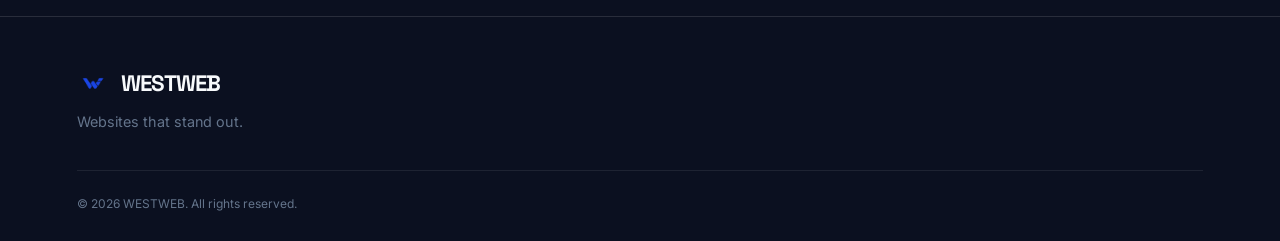
<file: contact.html>
<!DOCTYPE html>
<html lang="en">
<head>
    <meta charset="UTF-8">
    <meta name="viewport" content="width=device-width, initial-scale=1.0">

    <title>Contact — WESTWEB</title>
    <link rel="icon" type="image/png" href="Assets/westweb-w.png">
    <link rel="apple-touch-icon" href="Assets/westweb-w.png">
    <link rel="stylesheet" href="style.css">
</head>

<body>

    <header>
    <a href="index.html" class="logo">
        <img src="Assets/westweb-w.png" alt="WESTWEB">
        <span>WESTWEB</span>
    </a>

    <nav>
        <a href="index.html">Home</a>
        <a href="index.html#work">Work</a>
        <a href="packages.html">Packages</a>
        <a href="contact.html">Contact</a>
    </nav>

    <button class="menu-toggle" aria-label="Open menu" aria-expanded="false">
        ☰
    </button>
</header>

<div class="mobile-menu">
    <a href="index.html">Home</a>
    <a href="index.html#work">Work</a>
    <a href="packages.html">Packages</a>
    <a href="contact.html">Contact</a>
</div>
    <main>

        <section class="contact-page">

            <p class="eyebrow">LET'S WORK TOGETHER</p>

            <h1>
                READY TO<br>
                <span>STAND OUT?</span>
            </h1>

            <p class="contact-text">
                Tell us about your business and what you need.
                Let's build something that gets noticed.
            </p>

            <form class="contact-form" id="contact-form" action="https://api.web3forms.com/submit" method="POST">

    <input type="hidden" name="access_key" value="f36adcca-39e1-4c6e-8cc5-58c59eee8427">
    <input type="hidden" name="subject" value="New enquiry from west-web.co.uk">
    <input type="hidden" name="from_name" value="WESTWEB Contact Form">
    <input type="checkbox" name="botcheck" style="display:none" tabindex="-1" autocomplete="off">

    <!-- your existing form-group divs stay exactly as they are -->
    <div class="form-group">
        <label for="name">YOUR NAME</label>
        <input type="text" id="name" name="name" placeholder="Your name" required>
    </div>

    <div class="form-group">
        <label for="business">BUSINESS NAME</label>
        <input type="text" id="business" name="business" placeholder="Your business" required>
    </div>

    <div class="form-group">
        <label for="email">EMAIL ADDRESS</label>
        <input type="email" id="email" name="email" placeholder="you@example.com" required>
    </div>

    <div class="form-group">
        <label for="package">PACKAGE</label>
        <select id="package" name="package">
            <option value="">Select a package</option>
            <option value="Starter - £399">Starter — £399</option>
            <option value="Professional - £499">Professional — £499</option>
            <option value="Not sure yet">Not sure yet</option>
        </select>
    </div>

    <div class="form-group">
        <label for="message">TELL US ABOUT YOUR PROJECT</label>
        <textarea id="message" name="message" rows="7" placeholder="Tell us about your business and what you'd like your website to do." required></textarea>
    </div>

    <button type="submit" class="button">SEND ENQUIRY →</button>

    <p id="form-status" role="status" style="margin-top:1rem;"></p>

</form>

        </section>

    </main>

    <footer>

        <div class="footer-brand">
            <div class="logo">
                <img src="Assets/westweb-w.png" alt="WESTWEB">
                <span>WESTWEB</span>
            </div>

            <p>Websites that stand out.</p>
        </div>

        <p class="copyright">© 2026 WESTWEB. All rights reserved.</p>

    </footer>

    <script src="script.js"></script>

<script>
const form = document.getElementById('contact-form');
const status = document.getElementById('form-status');
const submitBtn = form.querySelector('button[type="submit"]');

form.addEventListener('submit', async (e) => {
    e.preventDefault();
    const originalText = submitBtn.textContent;
    submitBtn.disabled = true;
    submitBtn.textContent = 'SENDING...';
    status.textContent = '';

    try {
        const response = await fetch(form.action, {
            method: 'POST',
            headers: { 'Accept': 'application/json' },
            body: new FormData(form)
        });
        const result = await response.json();

        if (response.ok && result.success) {
            status.textContent = "Thanks! Your enquiry has been sent. I'll be in touch soon.";
            form.reset();
        } else {
            status.textContent = 'Something went wrong. Please try again or email me directly.';
        }
    } catch (err) {
        status.textContent = 'Network error. Please try again in a moment.';
    }

    submitBtn.disabled = false;
    submitBtn.textContent = originalText;
});
</script>
    
</body>
</html>
</file>
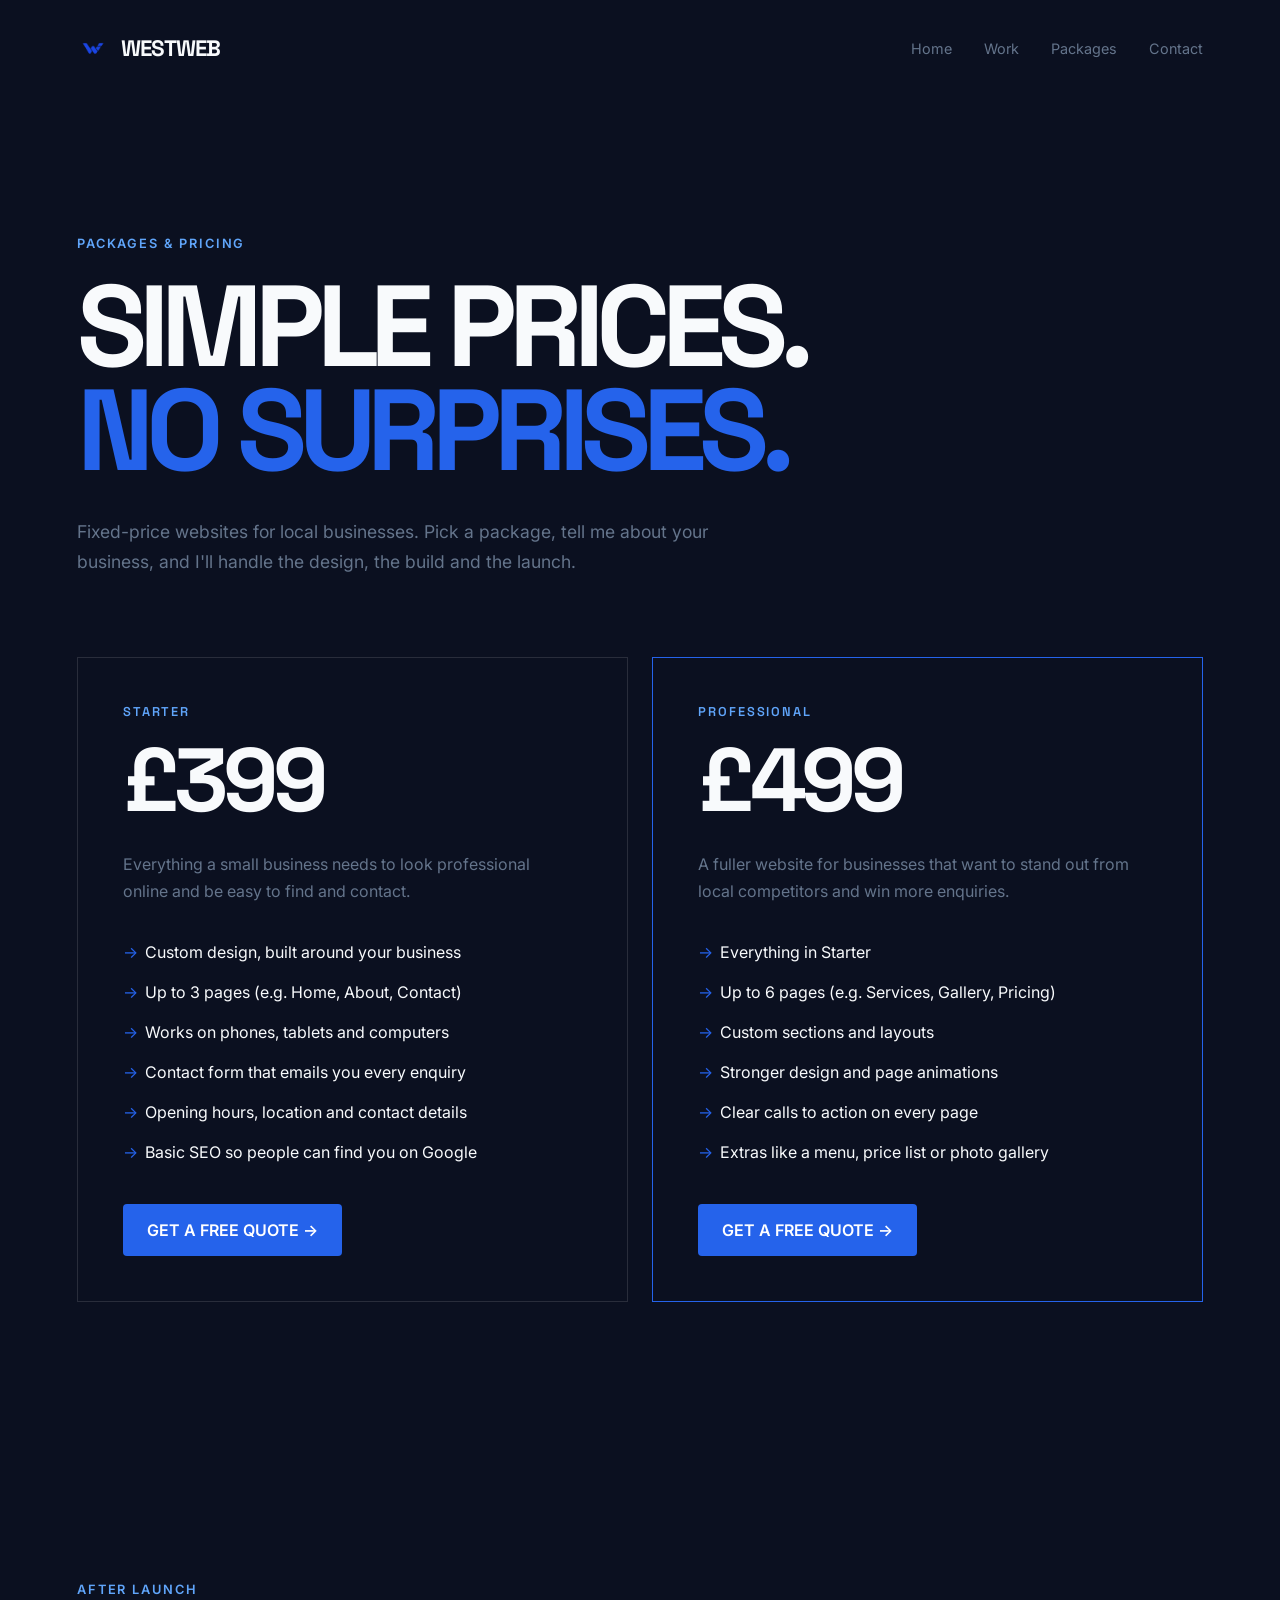
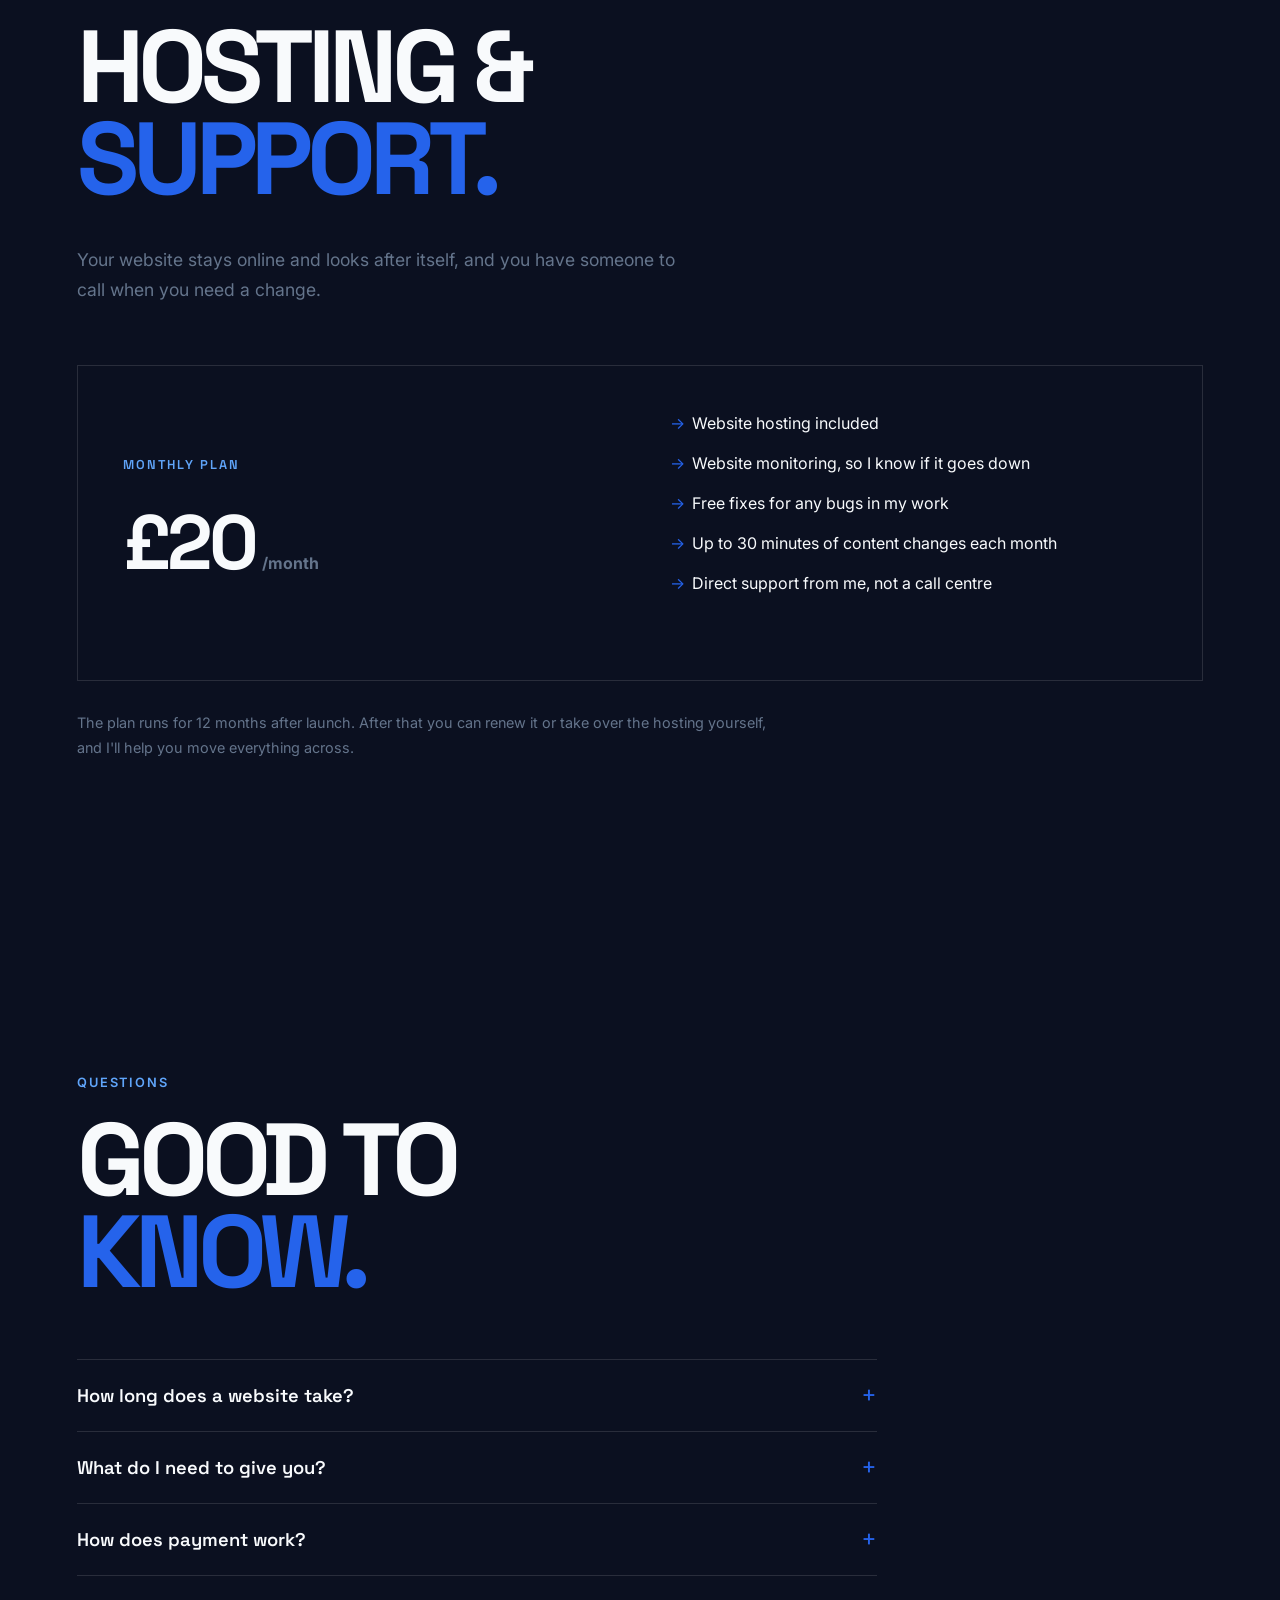
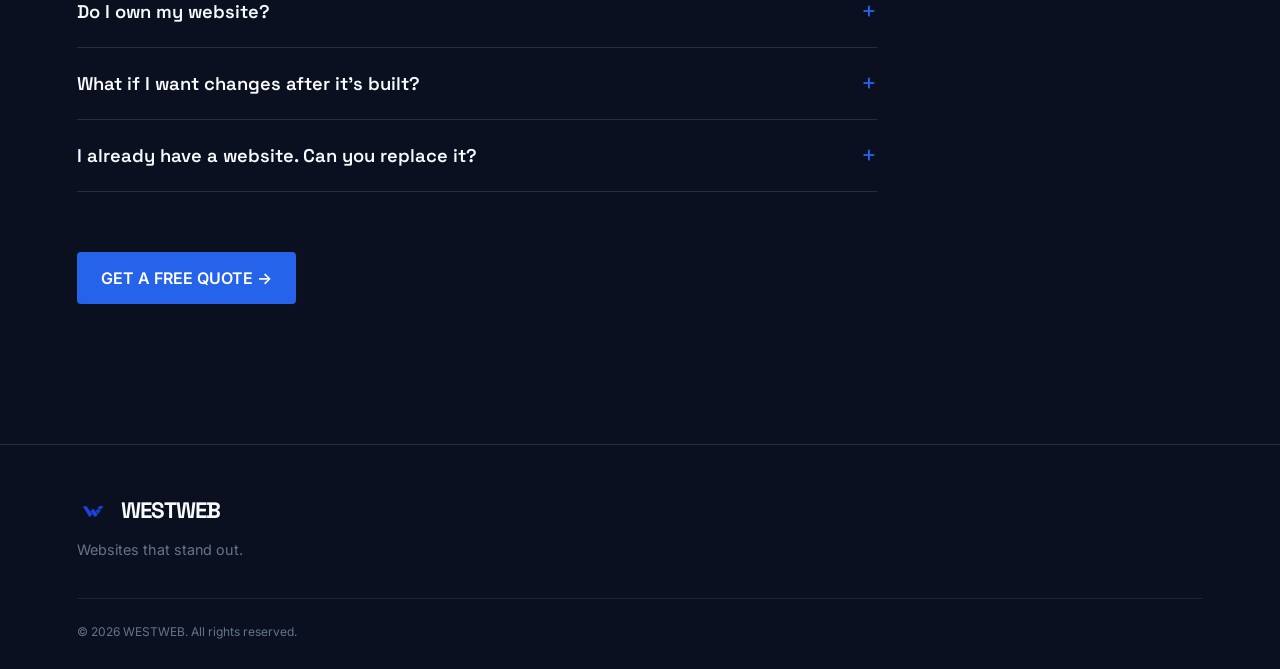
<file: packages.html>
<!DOCTYPE html>
<html lang="en">
<head>
    <meta charset="UTF-8">
    <meta name="viewport" content="width=device-width, initial-scale=1.0">

    <title>Website Packages & Pricing — WESTWEB</title>
    <meta name="description" content="Fixed-price website packages for small local businesses. Starter from £399, Professional £499, with simple monthly hosting and support.">
    <link rel="icon" type="image/png" href="Assets/westweb-w.png">
    <link rel="apple-touch-icon" href="Assets/westweb-w.png">
    <link rel="stylesheet" href="style.css">
</head>

<body>

<header>
    <a href="index.html" class="logo">
        <img src="Assets/westweb-w.png" alt="WESTWEB">
        <span>WESTWEB</span>
    </a>

    <nav>
        <a href="index.html">Home</a>
        <a href="index.html#work">Work</a>
        <a href="packages.html">Packages</a>
        <a href="contact.html">Contact</a>
    </nav>

    <button class="menu-toggle" aria-label="Open menu" aria-expanded="false">
        ☰
    </button>
</header>

<div class="mobile-menu">
    <a href="index.html">Home</a>
    <a href="index.html#work">Work</a>
    <a href="packages.html">Packages</a>
    <a href="contact.html">Contact</a>
</div>

    <main>

        <section class="packages-page">

            <p class="eyebrow">PACKAGES & PRICING</p>

            <h1>
                SIMPLE PRICES.<br>
                <span>NO SURPRISES.</span>
            </h1>

            <p class="packages-intro">
                Fixed-price websites for local businesses. Pick a package,
                tell me about your business, and I'll handle the design,
                the build and the launch.
            </p>

            <div class="packages-grid">

                <article class="package-card">

                    <p class="package-label">STARTER</p>

                    <h2>£399</h2>

                    <p class="package-description">
                        Everything a small business needs to look professional
                        online and be easy to find and contact.
                    </p>

                    <ul>
                        <li>Custom design, built around your business</li>
                        <li>Up to 3 pages (e.g. Home, About, Contact)</li>
                        <li>Works on phones, tablets and computers</li>
                        <li>Contact form that emails you every enquiry</li>
                        <li>Opening hours, location and contact details</li>
                        <li>Basic SEO so people can find you on Google</li>
                    </ul>

                    <a href="contact.html" class="button">
                        GET A FREE QUOTE →
                    </a>

                </article>


                <article class="package-card featured">

                    <p class="package-label">PROFESSIONAL</p>

                    <h2>£499</h2>

                    <p class="package-description">
                        A fuller website for businesses that want to stand out
                        from local competitors and win more enquiries.
                    </p>

                    <ul>
                        <li>Everything in Starter</li>
                        <li>Up to 6 pages (e.g. Services, Gallery, Pricing)</li>
                        <li>Custom sections and layouts</li>
                        <li>Stronger design and page animations</li>
                        <li>Clear calls to action on every page</li>
                        <li>Extras like a menu, price list or photo gallery</li>
                    </ul>

                    <a href="contact.html" class="button">
                        GET A FREE QUOTE →
                    </a>

                </article>

            </div>

        </section>


        <section class="maintenance">

            <p class="eyebrow">AFTER LAUNCH</p>

            <h2>
                HOSTING &<br>
                <span>SUPPORT.</span>
            </h2>

            <p class="maintenance-text">
                Your website stays online and looks after itself, and you
                have someone to call when you need a change.
            </p>

            <div class="maintenance-card">

                <div>
                    <p class="package-label">MONTHLY PLAN</p>
                    <h3>£20<span>/month</span></h3>
                </div>

                <ul>
                    <li>Website hosting included</li>
                    <li>Website monitoring, so I know if it goes down</li>
                    <li>Free fixes for any bugs in my work</li>
                    <li>Up to 30 minutes of content changes each month</li>
                    <li>Direct support from me, not a call centre</li>
                </ul>

            </div>

            <p class="maintenance-note">
                The plan runs for 12 months after launch. After that you can
                renew it or take over the hosting yourself, and I'll help
                you move everything across.
            </p>

        </section>


        <section class="faq">

            <p class="eyebrow">QUESTIONS</p>

            <h2>
                GOOD TO<br>
                <span>KNOW.</span>
            </h2>

            <div class="faq-list">

                <details>
                    <summary>How long does a website take?</summary>
                    <p>
                        Most sites are ready within 1 to 2 weeks of me having
                        your text and photos. I'll give you a clear timeline
                        when we agree the project.
                    </p>
                </details>

                <details>
                    <summary>What do I need to give you?</summary>
                    <p>
                        Your logo (if you have one), a few photos, and a short
                        description of your business and services. If you
                        don't have these yet, I'll help you work out what's needed.
                    </p>
                </details>

                <details>
                    <summary>How does payment work?</summary>
                    <p>
                        50% upfront to start the project and 50% when you're
                        happy and the site is ready to launch.
                    </p>
                </details>

                <details>
                    <summary>Do I own my website?</summary>
                    <p>
                        Yes. Once the site is paid for, it's yours. If you ever
                        want to move hosting or work with someone else, I'll
                        hand everything over.
                    </p>
                </details>

                <details>
                    <summary>What if I want changes after it's built?</summary>
                    <p>
                        Small changes are covered by your monthly plan. For
                        bigger changes like new pages, I'll give you a fixed
                        price before I start.
                    </p>
                </details>

                <details>
                    <summary>I already have a website. Can you replace it?</summary>
                    <p>
                        Yes. I can rebuild an outdated site, keep the content
                        that still works, and move your existing domain across.
                    </p>
                </details>

            </div>

            <a href="contact.html" class="button">
                GET A FREE QUOTE →
            </a>

        </section>

    </main>

    <footer>

        <div class="footer-brand">
            <div class="logo">
                <img src="Assets/westweb-w.png" alt="WESTWEB">
                <span>WESTWEB</span>
            </div>

            <p>Websites that stand out.</p>
        </div>

        <p class="copyright">© 2026 WESTWEB. All rights reserved.</p>

    </footer>

    <script src="script.js"></script>

</body>
</html>
</file>
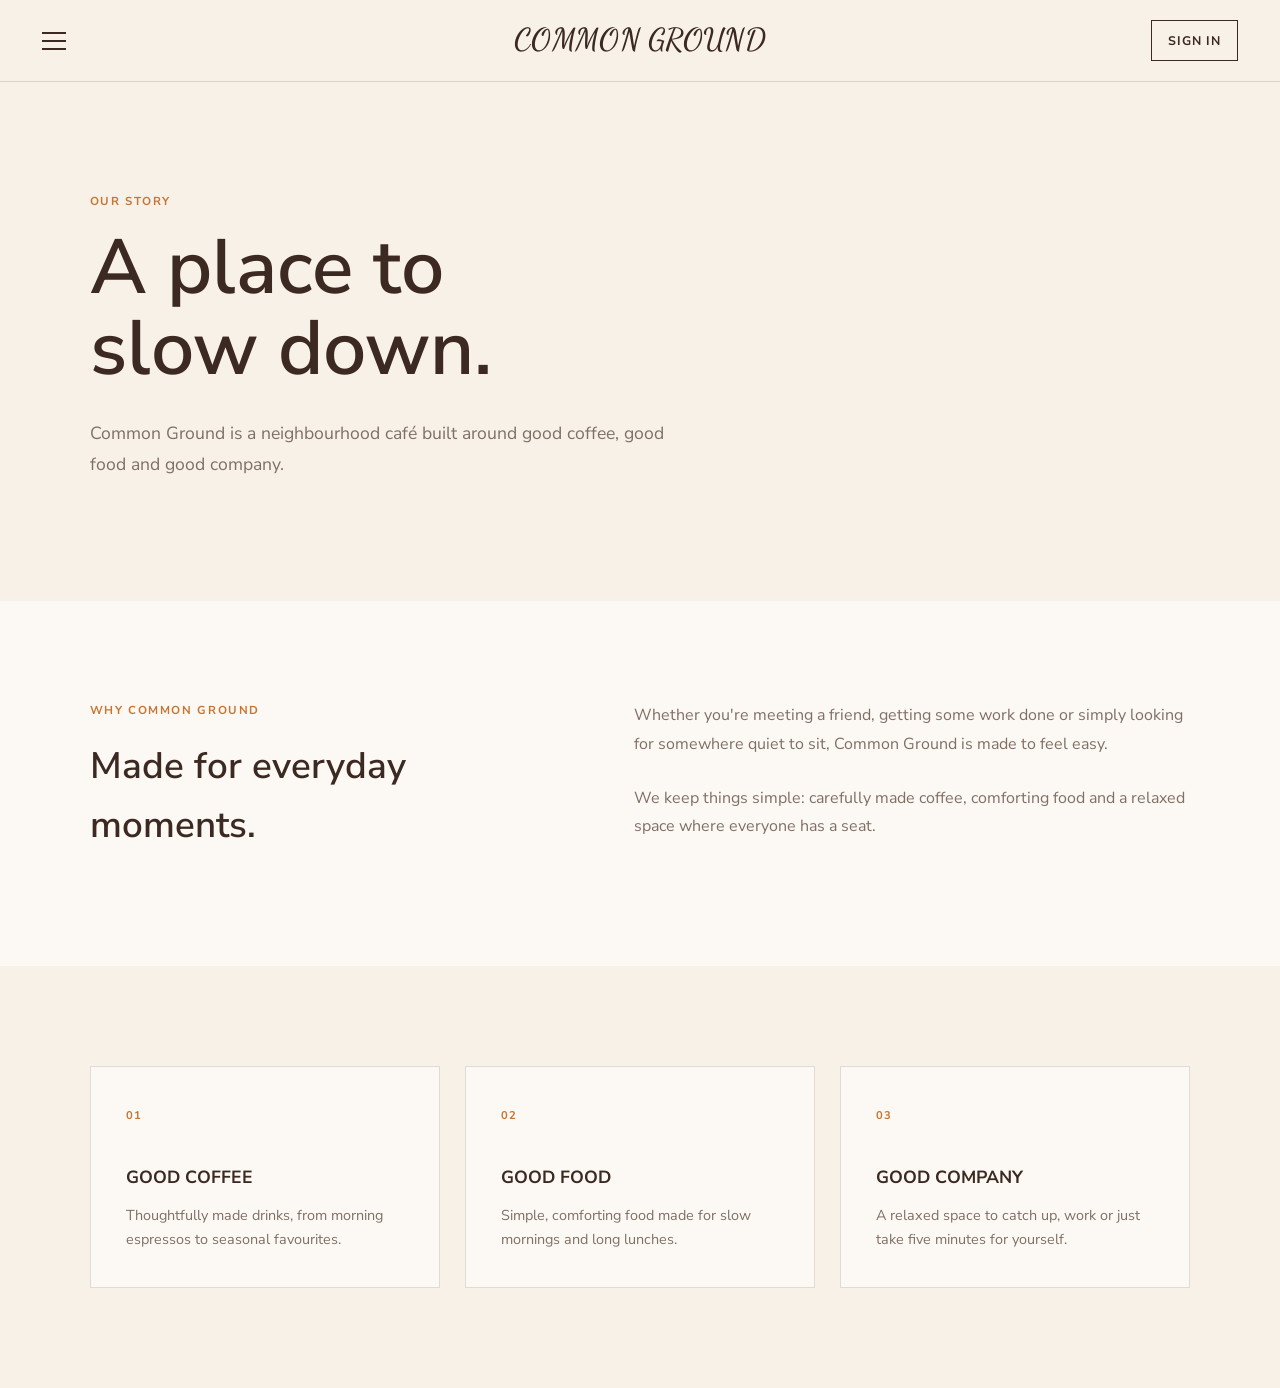
<file: Demo Sites/Cafe/about.html>
<!DOCTYPE html>
<html lang="en">
<head>
    <meta charset="UTF-8">
    <meta name="viewport" content="width=device-width, initial-scale=1.0">
    <title>About — Common Ground</title>
    <link rel="icon" href="data:image/svg+xml,<svg xmlns=%22http://www.w3.org/2000/svg%22 viewBox=%220 0 100 100%22><text y=%22.9em%22 font-size=%2290%22>☕</text></svg>">
    <link rel="stylesheet" href="style.css">
</head>

<body>

    <header class="top-bar">

        <button class="menu-button" id="menuButton" aria-label="Open menu">
            <span></span>
            <span></span>
            <span></span>
        </button>

        <a href="index.html" class="logo">
            COMMON GROUND
        </a>

        <a href="signin.html" class="signin-button" id="accountButton">
            SIGN IN
        </a>

    </header>


    <aside class="side-menu" id="sideMenu">

        <button class="close-menu" id="closeMenu">×</button>

        <p class="menu-label">COMMON GROUND</p>

        <nav>
            <a href="index.html">Home</a>
            <a href="menu.html">Menu</a>
            <a href="about.html">About</a>
            <a href="contact.html">Contact</a>
        </nav>

        <div class="menu-footer">
            <a href="signin.html">Sign in</a>
            <a href="signup.html">Create an account</a>
        </div>

    </aside>

    <div class="menu-overlay" id="menuOverlay"></div>


    <main class="about-page">

        <section class="about-hero">

            <p class="eyebrow">OUR STORY</p>

            <h1>
                A place to<br>
                slow down.
            </h1>

            <p>
                Common Ground is a neighbourhood café built around
                good coffee, good food and good company.
            </p>

        </section>


        <section class="about-story">

            <div>
                <p class="eyebrow">WHY COMMON GROUND</p>
                <h2>Made for everyday moments.</h2>
            </div>

            <div class="about-text">
                <p>
                    Whether you're meeting a friend, getting some work
                    done or simply looking for somewhere quiet to sit,
                    Common Ground is made to feel easy.
                </p>

                <p>
                    We keep things simple: carefully made coffee,
                    comforting food and a relaxed space where everyone
                    has a seat.
                </p>
            </div>

        </section>


        <section class="about-values">

            <div class="value-card">
                <span>01</span>
                <h3>GOOD COFFEE</h3>
                <p>
                    Thoughtfully made drinks, from morning espressos
                    to seasonal favourites.
                </p>
            </div>

            <div class="value-card">
                <span>02</span>
                <h3>GOOD FOOD</h3>
                <p>
                    Simple, comforting food made for slow mornings
                    and long lunches.
                </p>
            </div>

            <div class="value-card">
                <span>03</span>
                <h3>GOOD COMPANY</h3>
                <p>
                    A relaxed space to catch up, work or just take
                    five minutes for yourself.
                </p>
            </div>

        </section>

    </main>
    <button class="westweb-return" id="westwebReturn">
        ← WESTWEB
    </button>

    <script src="script.js"></script>

</body>
</html>
</file>
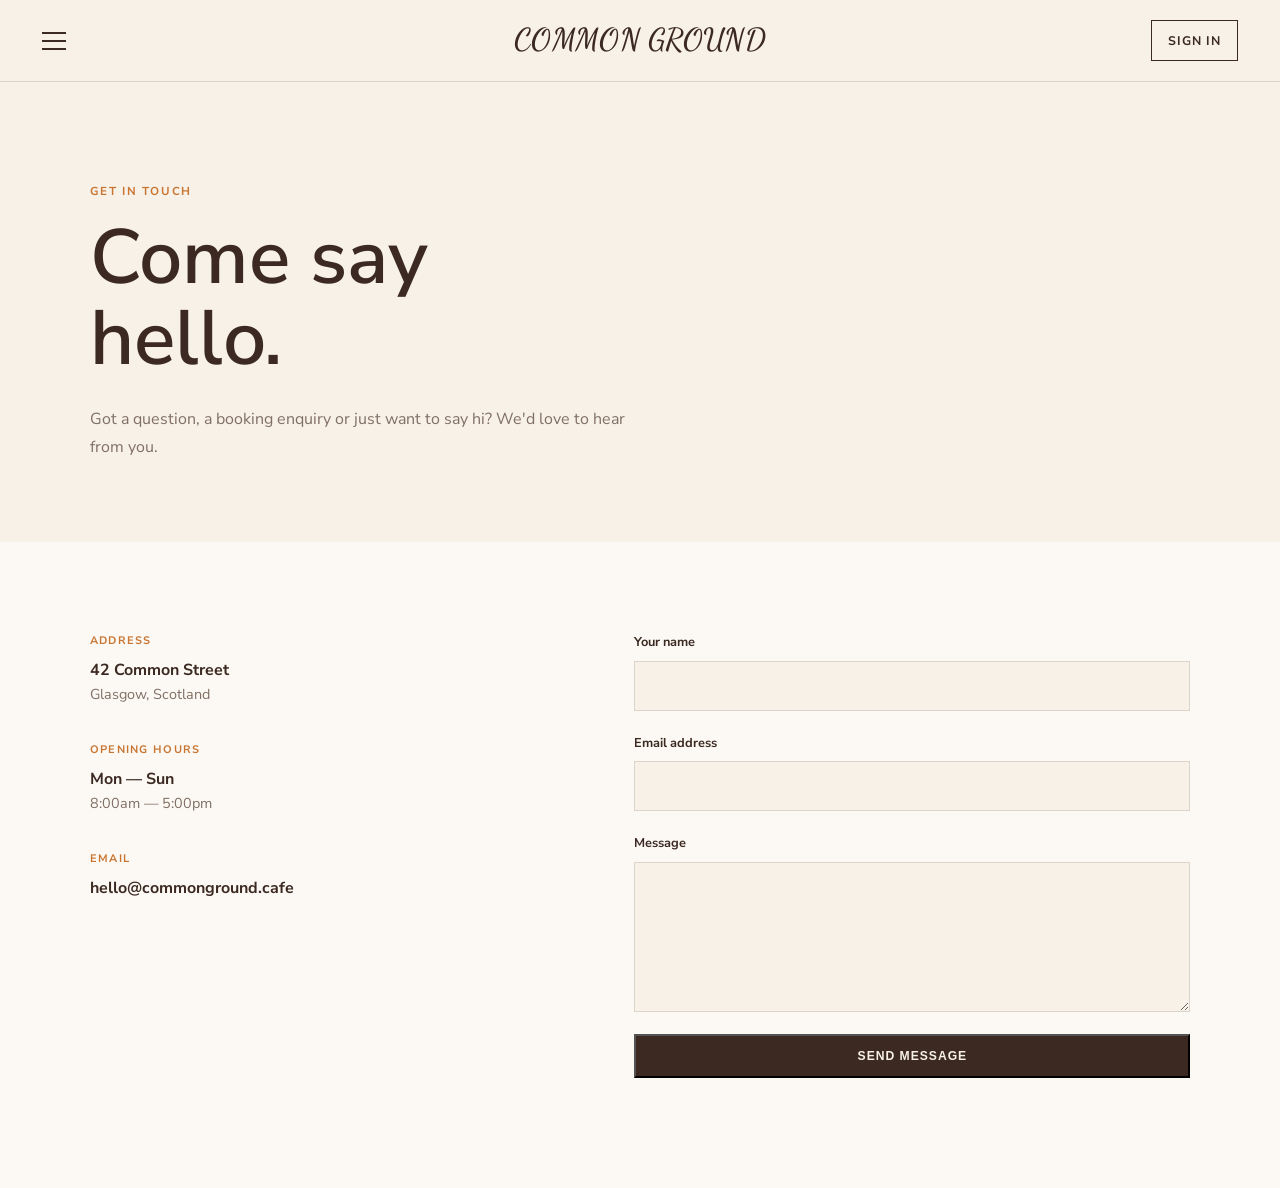
<file: Demo Sites/Cafe/contact.html>
<!DOCTYPE html>
<html lang="en">
<head>
    <meta charset="UTF-8">
    <meta name="viewport" content="width=device-width, initial-scale=1.0">
    <title>Contact — Common Ground</title>
    <link rel="icon" href="data:image/svg+xml,<svg xmlns=%22http://www.w3.org/2000/svg%22 viewBox=%220 0 100 100%22><text y=%22.9em%22 font-size=%2290%22>☕</text></svg>">
    <link rel="stylesheet" href="style.css">
</head>

<body>

    <header class="top-bar">

        <button class="menu-button" id="menuButton" aria-label="Open menu">
            <span></span>
            <span></span>
            <span></span>
        </button>

        <a href="index.html" class="logo">
            COMMON GROUND
        </a>

        <a href="signin.html" class="signin-button" id="accountButton">
            SIGN IN
        </a>

    </header>


    <aside class="side-menu" id="sideMenu">

        <button class="close-menu" id="closeMenu">×</button>

        <p class="menu-label">COMMON GROUND</p>

        <nav>
            <a href="index.html">Home</a>
            <a href="menu.html">Menu</a>
            <a href="about.html">About</a>
            <a href="contact.html">Contact</a>
        </nav>

        <div class="menu-footer">
            <a href="signin.html">Sign in</a>
            <a href="signup.html">Create an account</a>
        </div>

    </aside>

    <div class="menu-overlay" id="menuOverlay"></div>


    <main class="contact-page">

        <section class="contact-heading">

            <p class="eyebrow">GET IN TOUCH</p>

            <h1>
                Come say<br>
                hello.
            </h1>

            <p>
                Got a question, a booking enquiry or just want to
                say hi? We'd love to hear from you.
            </p>

        </section>


        <section class="contact-content">

            <div class="contact-details">

                <div>
                    <span>ADDRESS</span>
                    <strong>42 Common Street</strong>
                    <p>Glasgow, Scotland</p>
                </div>

                <div>
                    <span>OPENING HOURS</span>
                    <strong>Mon — Sun</strong>
                    <p>8:00am — 5:00pm</p>
                </div>

                <div>
                    <span>EMAIL</span>
                    <strong>hello@commonground.cafe</strong>
                </div>

            </div>


            <form class="contact-form" id="contactForm">

                <label for="name">Your name</label>
                <input type="text" id="name" required>

                <label for="email">Email address</label>
                <input type="email" id="email" required>

                <label for="message">Message</label>
                <textarea id="message" rows="6" required></textarea>

                <button type="submit" class="primary-button">
                    SEND MESSAGE
                </button>

                <p class="form-success" id="contactSuccess">
                    Thanks! Your message has been sent.
                </p>

            </form>

        </section>

    </main>
    <button class="westweb-return" id="westwebReturn">
        ← WESTWEB
    </button>

    <script src="script.js"></script>

</body>
</html>
</file>
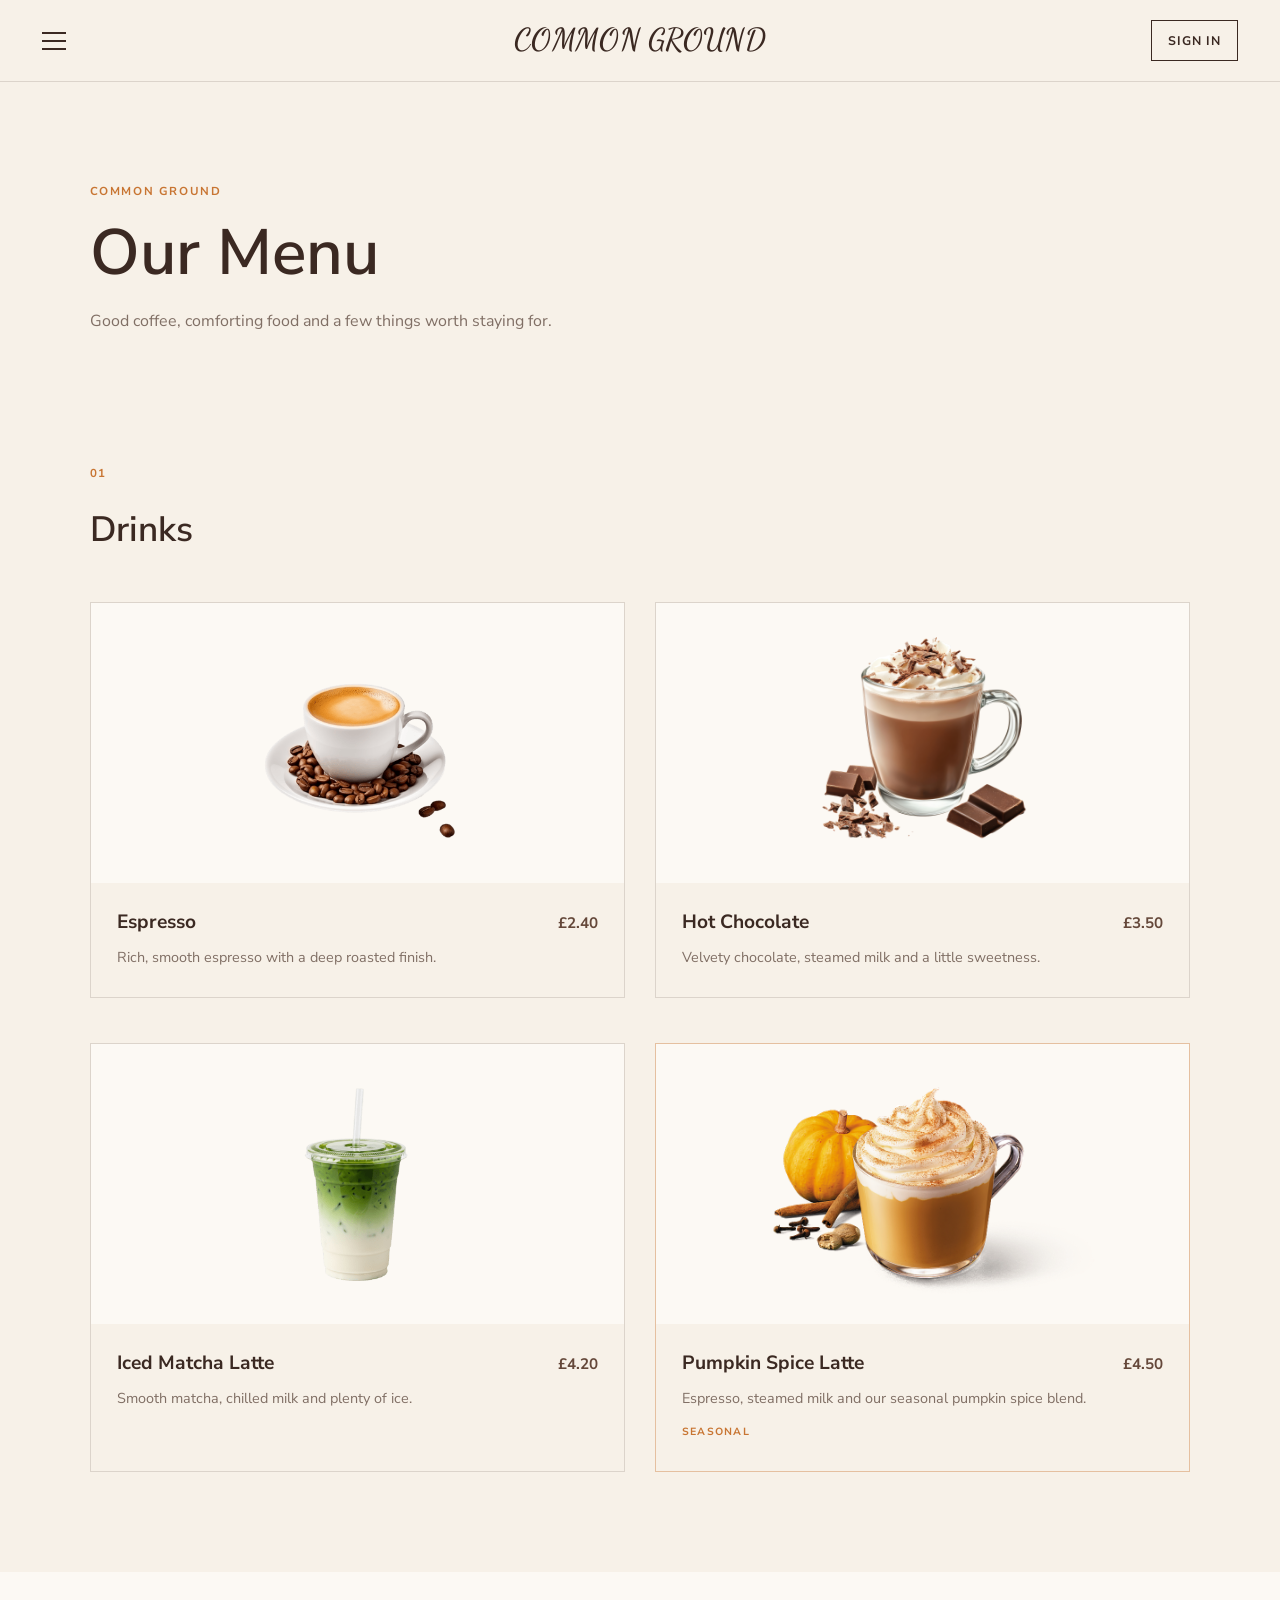
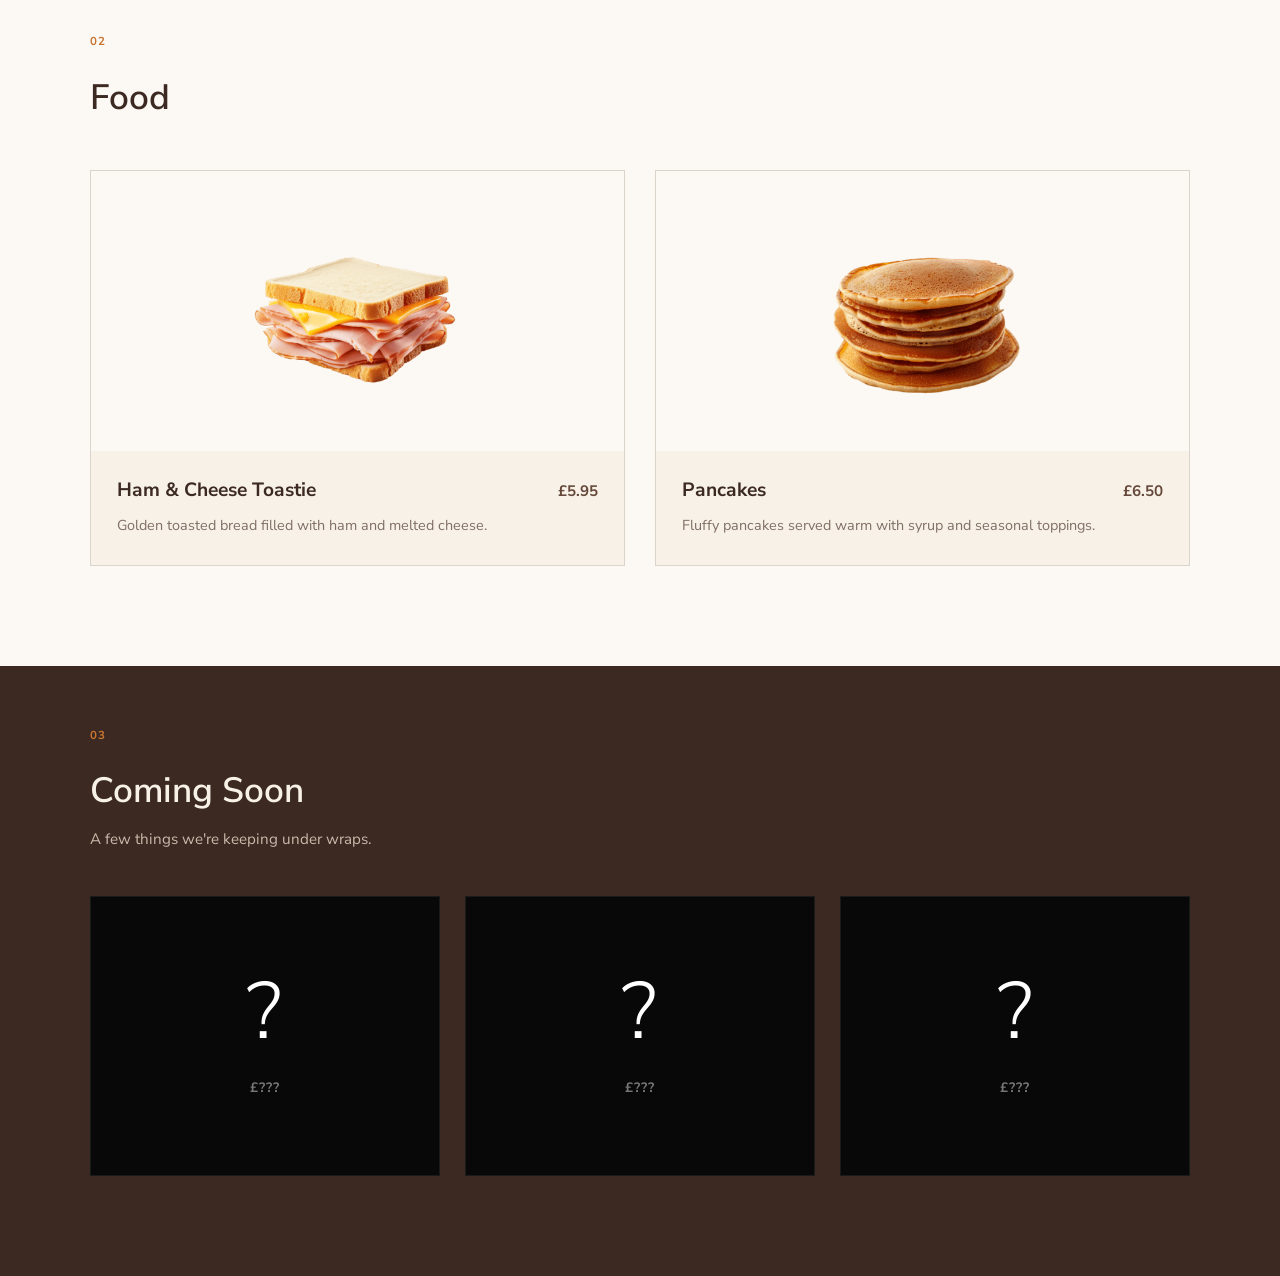
<file: Demo Sites/Cafe/menu.html>
<!DOCTYPE html>
<html lang="en">
<head>
    <meta charset="UTF-8">
    <meta name="viewport" content="width=device-width, initial-scale=1.0">
    <title>Menu — Common Ground</title>
    <link rel="icon" href="data:image/svg+xml,<svg xmlns=%22http://www.w3.org/2000/svg%22 viewBox=%220 0 100 100%22><text y=%22.9em%22 font-size=%2290%22>☕</text></svg>">
    <link rel="stylesheet" href="style.css">
</head>

<body>

    <!-- FIXED NAVIGATION -->
    <header class="top-bar">

        <button class="menu-button" id="menuButton" aria-label="Open menu">
            <span></span>
            <span></span>
            <span></span>
        </button>

        <a href="index.html" class="logo">
            COMMON GROUND
        </a>

        <a href="signin.html" class="signin-button" id="accountButton">
            SIGN IN
        </a>

    </header>


    <!-- SLIDE-OUT MENU -->
    <aside class="side-menu" id="sideMenu">

        <button class="close-menu" id="closeMenu">
            ×
        </button>

        <p class="menu-label">COMMON GROUND</p>

        <nav>
            <a href="index.html">Home</a>
            <a href="menu.html">Menu</a>
            <a href="about.html">About</a>
            <a href="contact.html">Contact</a>
        </nav>

        <div class="menu-footer">
            <a href="signin.html">Sign in</a>
            <a href="signup.html">Create an account</a>
        </div>

    </aside>

    <div class="menu-overlay" id="menuOverlay"></div>


    <!-- MENU -->
    <main class="menu-page">

        <section class="menu-heading">
            <p class="eyebrow">COMMON GROUND</p>

            <h1>Our Menu</h1>

            <p>
                Good coffee, comforting food and a few things
                worth staying for.
            </p>
        </section>


        <!-- DRINKS -->

        <section class="menu-section">

            <div class="section-heading">
                <p class="eyebrow">01</p>
                <h2>Drinks</h2>
            </div>


            <div class="menu-grid">

                <article class="menu-card">

                    <div class="menu-image">
                        <img src="Assets/espresso.png" alt="Espresso">
                    </div>

                    <div class="menu-info">
                        <div class="menu-title">
                            <h3>Espresso</h3>
                            <span>£2.40</span>
                        </div>

                        <p>
                            Rich, smooth espresso with a deep roasted finish.
                        </p>
                    </div>

                </article>


                <article class="menu-card">

                    <div class="menu-image">
                        <img src="Assets/hot-chocolate.png" alt="Hot Chocolate">
                    </div>

                    <div class="menu-info">
                        <div class="menu-title">
                            <h3>Hot Chocolate</h3>
                            <span>£3.50</span>
                        </div>

                        <p>
                            Velvety chocolate, steamed milk and a little sweetness.
                        </p>
                    </div>

                </article>


                <article class="menu-card">

                    <div class="menu-image">
                        <img src="Assets/iced-matcha-latte.png" alt="Iced Matcha Latte">
                    </div>

                    <div class="menu-info">
                        <div class="menu-title">
                            <h3>Iced Matcha Latte</h3>
                            <span>£4.20</span>
                        </div>

                        <p>
                            Smooth matcha, chilled milk and plenty of ice.
                        </p>
                    </div>

                </article>


                <article class="menu-card featured">

                    <div class="menu-image">
                        <img src="Assets/pumpkin-spice-latte.png" alt="Pumpkin Spice Latte">
                    </div>

                    <div class="menu-info">
                        <div class="menu-title">
                            <h3>Pumpkin Spice Latte</h3>
                            <span>£4.50</span>
                        </div>

                        <p>
                            Espresso, steamed milk and our seasonal pumpkin spice blend.
                        </p>

                        <small class="seasonal">SEASONAL</small>
                    </div>

                </article>

            </div>

        </section>


        <!-- FOOD -->

        <section class="menu-section">

            <div class="section-heading">
                <p class="eyebrow">02</p>
                <h2>Food</h2>
            </div>


            <div class="menu-grid">

                <article class="menu-card">

                    <div class="menu-image">
                        <img src="Assets/ham-n-cheese-toastie.png" alt="Ham and Cheese Toastie">
                    </div>

                    <div class="menu-info">
                        <div class="menu-title">
                            <h3>Ham &amp; Cheese Toastie</h3>
                            <span>£5.95</span>
                        </div>

                        <p>
                            Golden toasted bread filled with ham and melted cheese.
                        </p>
                    </div>

                </article>


                <article class="menu-card">

                    <div class="menu-image">
                        <img src="Assets/pancakes.png" alt="Pancakes">
                    </div>

                    <div class="menu-info">
                        <div class="menu-title">
                            <h3>Pancakes</h3>
                            <span>£6.50</span>
                        </div>

                        <p>
                            Fluffy pancakes served warm with syrup and seasonal toppings.
                        </p>
                    </div>

                </article>

            </div>

        </section>


        <!-- SECRET COMING SOON -->

        <section class="coming-soon">

            <div class="section-heading">
                <p class="eyebrow">03</p>
                <h2>Coming Soon</h2>
                <p>
                    A few things we're keeping under wraps.
                </p>
            </div>


            <div class="mystery-grid">

                <article class="mystery-card">
                    <span>?</span>
                    <small>£???</small>
                </article>

                <article class="mystery-card">
                    <span>?</span>
                    <small>£???</small>
                </article>

                <article class="mystery-card">
                    <span>?</span>
                    <small>£???</small>
                </article>

            </div>

        </section>

    </main>
    <button class="westweb-return" id="westwebReturn">
        ← WESTWEB
    </button>

    <script src="script.js"></script>

</body>
</html>
</file>
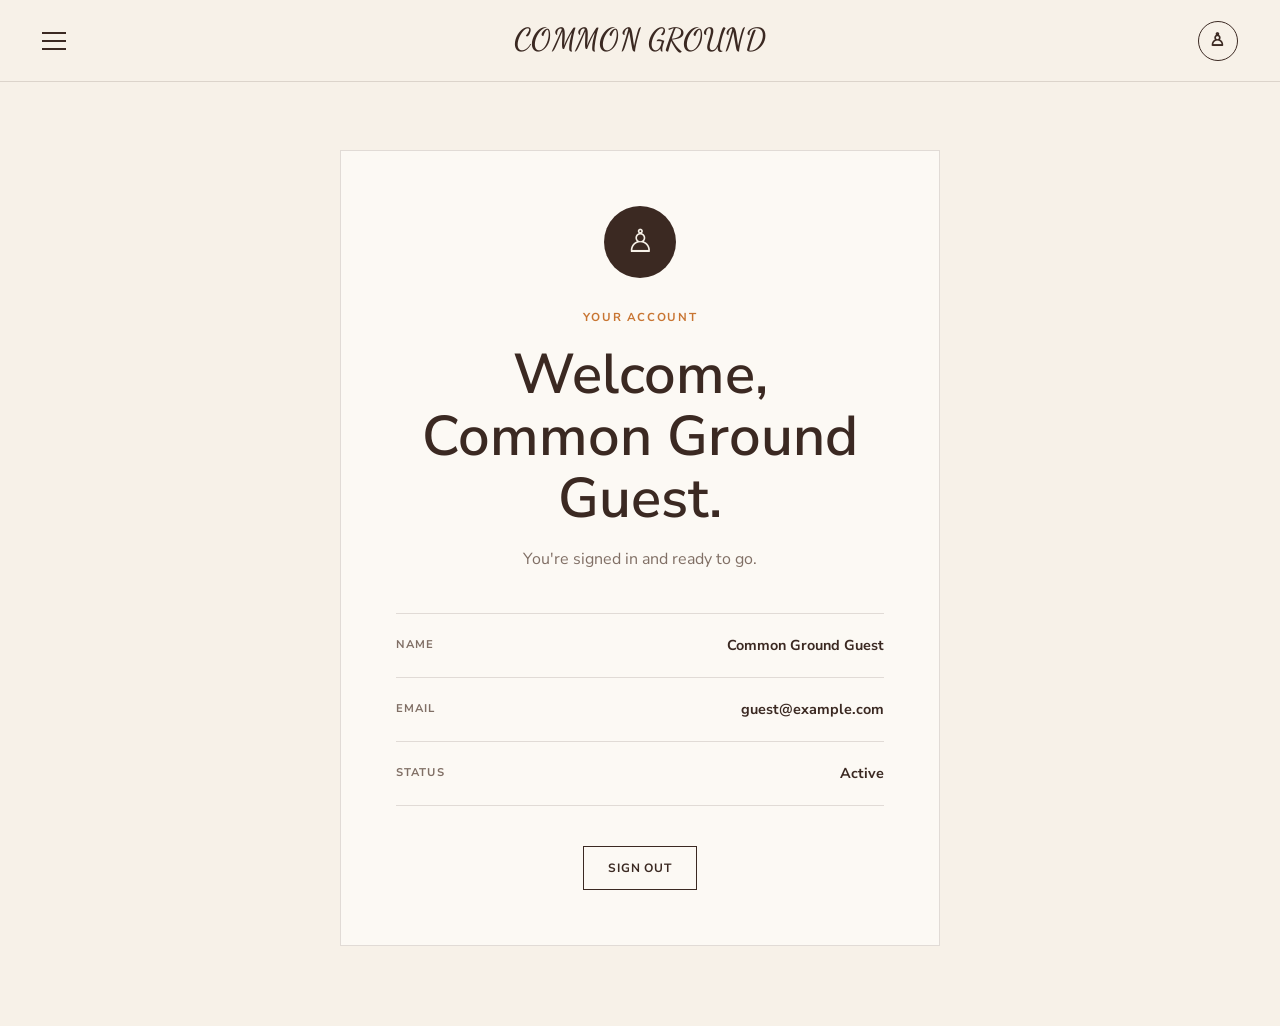
<file: Demo Sites/Cafe/profile.html>
<!DOCTYPE html>
<html lang="en">
<head>
    <meta charset="UTF-8">
    <meta name="viewport" content="width=device-width, initial-scale=1.0">
    <title>Your Profile — Common Ground</title>
    <link rel="icon" href="data:image/svg+xml,<svg xmlns=%22http://www.w3.org/2000/svg%22 viewBox=%220 0 100 100%22><text y=%22.9em%22 font-size=%2290%22>☕</text></svg>">
    <link rel="stylesheet" href="style.css">
</head>

<body>

    <!-- FIXED NAVIGATION -->
    <header class="top-bar">

        <button class="menu-button" id="menuButton" aria-label="Open menu">
            <span></span>
            <span></span>
            <span></span>
        </button>

        <a href="index.html" class="logo">
            COMMON GROUND
        </a>

        <a href="profile.html"
           class="signin-button profile-icon"
           id="accountButton">
            ♙
        </a>

    </header>


    <!-- SLIDE-OUT MENU -->
    <aside class="side-menu" id="sideMenu">

        <button class="close-menu" id="closeMenu">
            ×
        </button>

        <p class="menu-label">COMMON GROUND</p>

        <nav>
            <a href="index.html">Home</a>
            <a href="menu.html">Menu</a>
            <a href="about.html">About</a>
            <a href="contact.html">Contact</a>
        </nav>

        <div class="menu-footer">
            <a href="profile.html">Profile</a>
        </div>

    </aside>

    <div class="menu-overlay" id="menuOverlay"></div>


    <!-- PROFILE -->

    <main class="profile-page">

        <section class="profile-card">

            <div class="profile-avatar">
                ♙
            </div>

            <p class="eyebrow">YOUR ACCOUNT</p>

            <h1 id="profileWelcome">
                Welcome to<br>Common Ground.
            </h1>
            
            <p id="profileMessage">
                You're signed in and ready to go.
            </p>

            <div class="profile-details">

                <div>
                    <span>NAME</span>
                    <strong id="profileName">Common Ground Guest</strong>
                </div>
            
                <div>
                    <span>EMAIL</span>
                    <strong id="profileEmail">guest@example.com</strong>
                </div>
            
                <div>
                    <span>STATUS</span>
                    <strong>Active</strong>
                </div>
            
            </div>

            <button class="signout-button" id="signoutButton">
                SIGN OUT
            </button>

        </section>

    </main>

    <button class="westweb-return" id="westwebReturn">
        ← WESTWEB
    </button>

    <script src="script.js"></script>

</body>
</html>
</file>
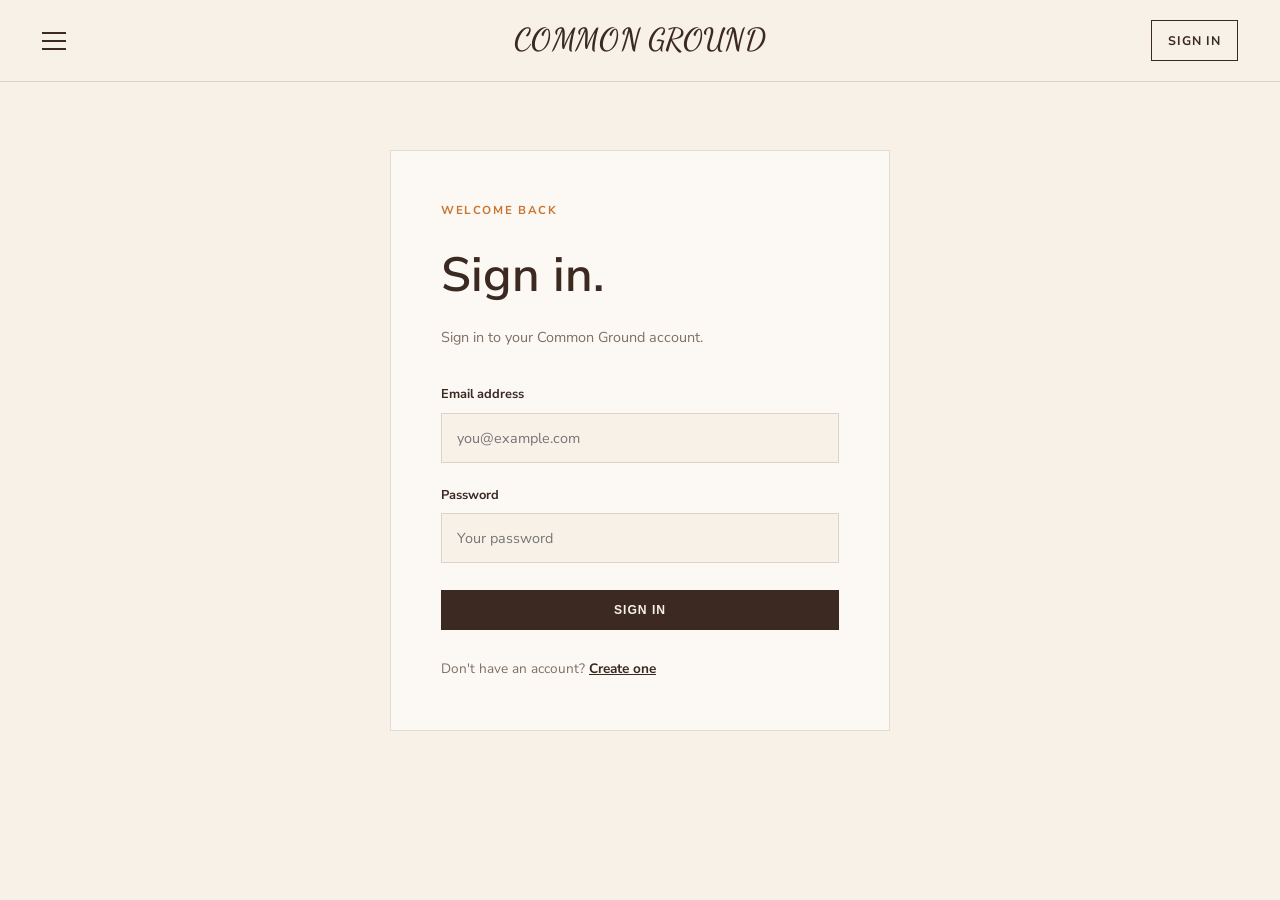
<file: Demo Sites/Cafe/signin.html>
<!DOCTYPE html>
<html lang="en">
<head>
    <meta charset="UTF-8">
    <meta name="viewport" content="width=device-width, initial-scale=1.0">
    <title>Sign In — Common Ground</title>
    <link rel="icon" href="data:image/svg+xml,<svg xmlns=%22http://www.w3.org/2000/svg%22 viewBox=%220 0 100 100%22><text y=%22.9em%22 font-size=%2290%22>☕</text></svg>">
    <link rel="stylesheet" href="style.css">
</head>

<body>

    <header class="top-bar">

        <button class="menu-button" id="menuButton" aria-label="Open menu">
            <span></span>
            <span></span>
            <span></span>
        </button>

        <a href="index.html" class="logo">
            COMMON GROUND
        </a>

        <a href="signin.html" class="signin-button" id="accountButton">
            SIGN IN
        </a>

    </header>


    <aside class="side-menu" id="sideMenu">

        <button class="close-menu" id="closeMenu">×</button>

        <p class="menu-label">COMMON GROUND</p>

        <nav>
            <a href="index.html">Home</a>
            <a href="menu.html">Menu</a>
            <a href="about.html">About</a>
            <a href="contact.html">Contact</a>
        </nav>

        <div class="menu-footer">
            <a href="signin.html">Sign in</a>
            <a href="signup.html">Create an account</a>
        </div>

    </aside>

    <div class="menu-overlay" id="menuOverlay"></div>


    <main class="auth-page">

        <section class="auth-card">

            <p class="eyebrow">WELCOME BACK</p>

            <h1>Sign in.</h1>

            <p class="auth-description">
                Sign in to your Common Ground account.
            </p>


            <form id="signinForm">

                <label for="signinEmail">Email address</label>
                <input
                    type="email"
                    id="signinEmail"
                    placeholder="you@example.com"
                    required
                >

                <label for="signinPassword">Password</label>
                <input
                    type="password"
                    id="signinPassword"
                    placeholder="Your password"
                    required
                >

                <button type="submit" class="primary-button">
                    SIGN IN
                </button>

            </form>


            <p class="auth-switch">
                Don't have an account?
                <a href="signup.html">Create one</a>
            </p>

        </section>

    </main>
    <button class="westweb-return" id="westwebReturn">
        ← WESTWEB
    </button>

    <script src="script.js"></script>

</body>
</html>
</file>
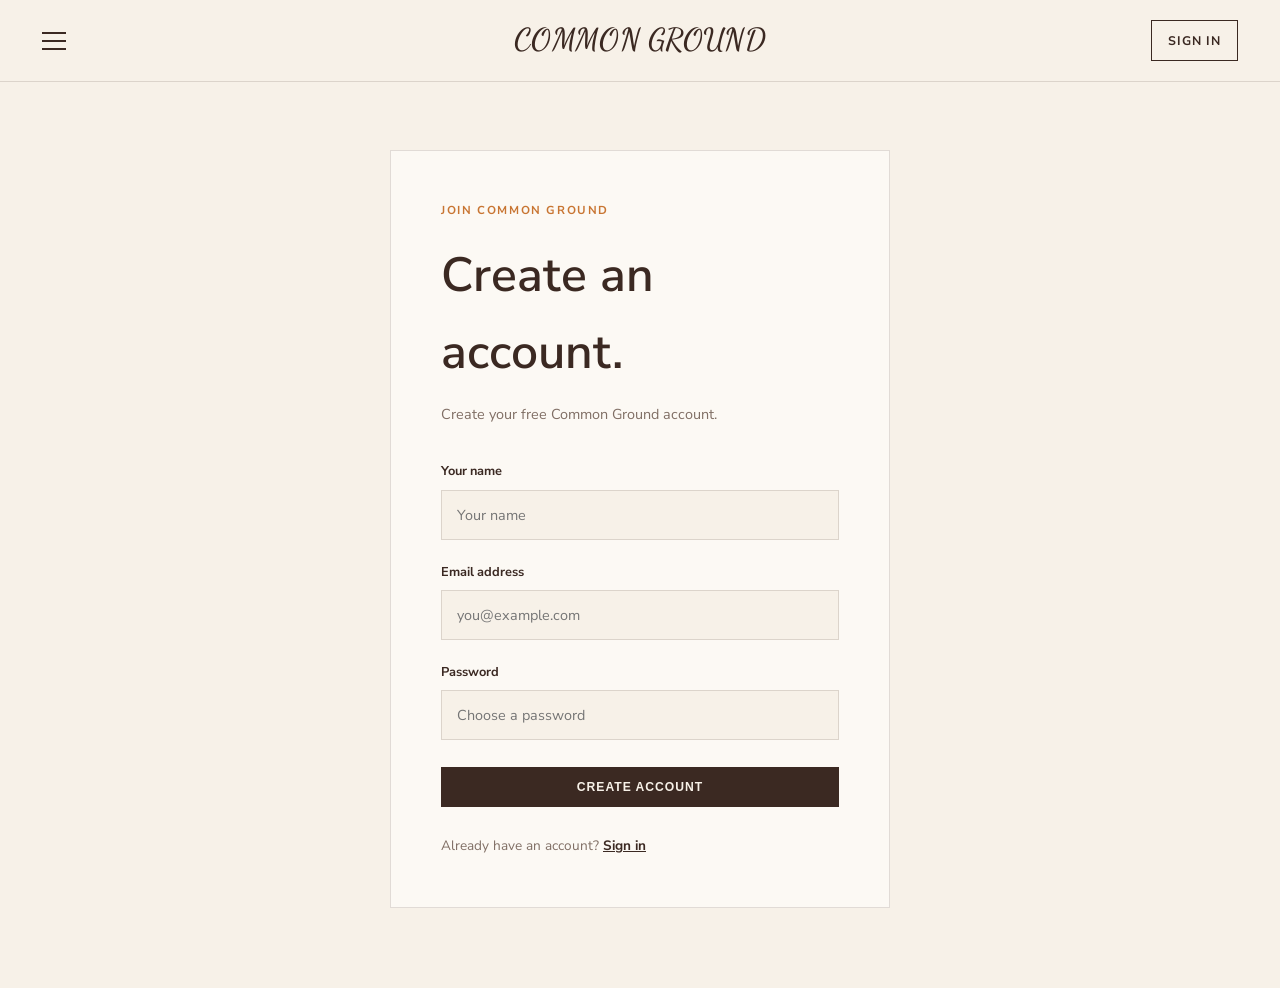
<file: Demo Sites/Cafe/signup.html>
<!DOCTYPE html>
<html lang="en">
<head>
    <meta charset="UTF-8">
    <meta name="viewport" content="width=device-width, initial-scale=1.0">
    <title>Create Account — Common Ground</title>
    <link rel="icon" href="data:image/svg+xml,<svg xmlns=%22http://www.w3.org/2000/svg%22 viewBox=%220 0 100 100%22><text y=%22.9em%22 font-size=%2290%22>☕</text></svg>">
    <link rel="stylesheet" href="style.css">
</head>

<body>

    <header class="top-bar">

        <button class="menu-button" id="menuButton" aria-label="Open menu">
            <span></span>
            <span></span>
            <span></span>
        </button>

        <a href="index.html" class="logo">
            COMMON GROUND
        </a>

        <a href="signin.html" class="signin-button" id="accountButton">
            SIGN IN
        </a>

    </header>


    <aside class="side-menu" id="sideMenu">

        <button class="close-menu" id="closeMenu">×</button>

        <p class="menu-label">COMMON GROUND</p>

        <nav>
            <a href="index.html">Home</a>
            <a href="menu.html">Menu</a>
            <a href="about.html">About</a>
            <a href="contact.html">Contact</a>
        </nav>

        <div class="menu-footer">
            <a href="signin.html">Sign in</a>
            <a href="signup.html">Create an account</a>
        </div>

    </aside>

    <div class="menu-overlay" id="menuOverlay"></div>


    <main class="auth-page">

        <section class="auth-card">

            <p class="eyebrow">JOIN COMMON GROUND</p>

            <h1>Create an account.</h1>

            <p class="auth-description">
                Create your free Common Ground account.
            </p>


            <form id="signupForm">

                <label for="signupName">Your name</label>
                <input
                    type="text"
                    id="signupName"
                    placeholder="Your name"
                    required
                >

                <label for="signupEmail">Email address</label>
                <input
                    type="email"
                    id="signupEmail"
                    placeholder="you@example.com"
                    required
                >

                <label for="signupPassword">Password</label>
                <input
                    type="password"
                    id="signupPassword"
                    placeholder="Choose a password"
                    required
                >

                <button type="submit" class="primary-button">
                    CREATE ACCOUNT
                </button>

            </form>


            <p class="auth-switch">
                Already have an account?
                <a href="signin.html">Sign in</a>
            </p>

        </section>

    </main>
    <button class="westweb-return" id="westwebReturn">
        ← WESTWEB
    </button>

    <script src="script.js"></script>

</body>
</html>
</file>
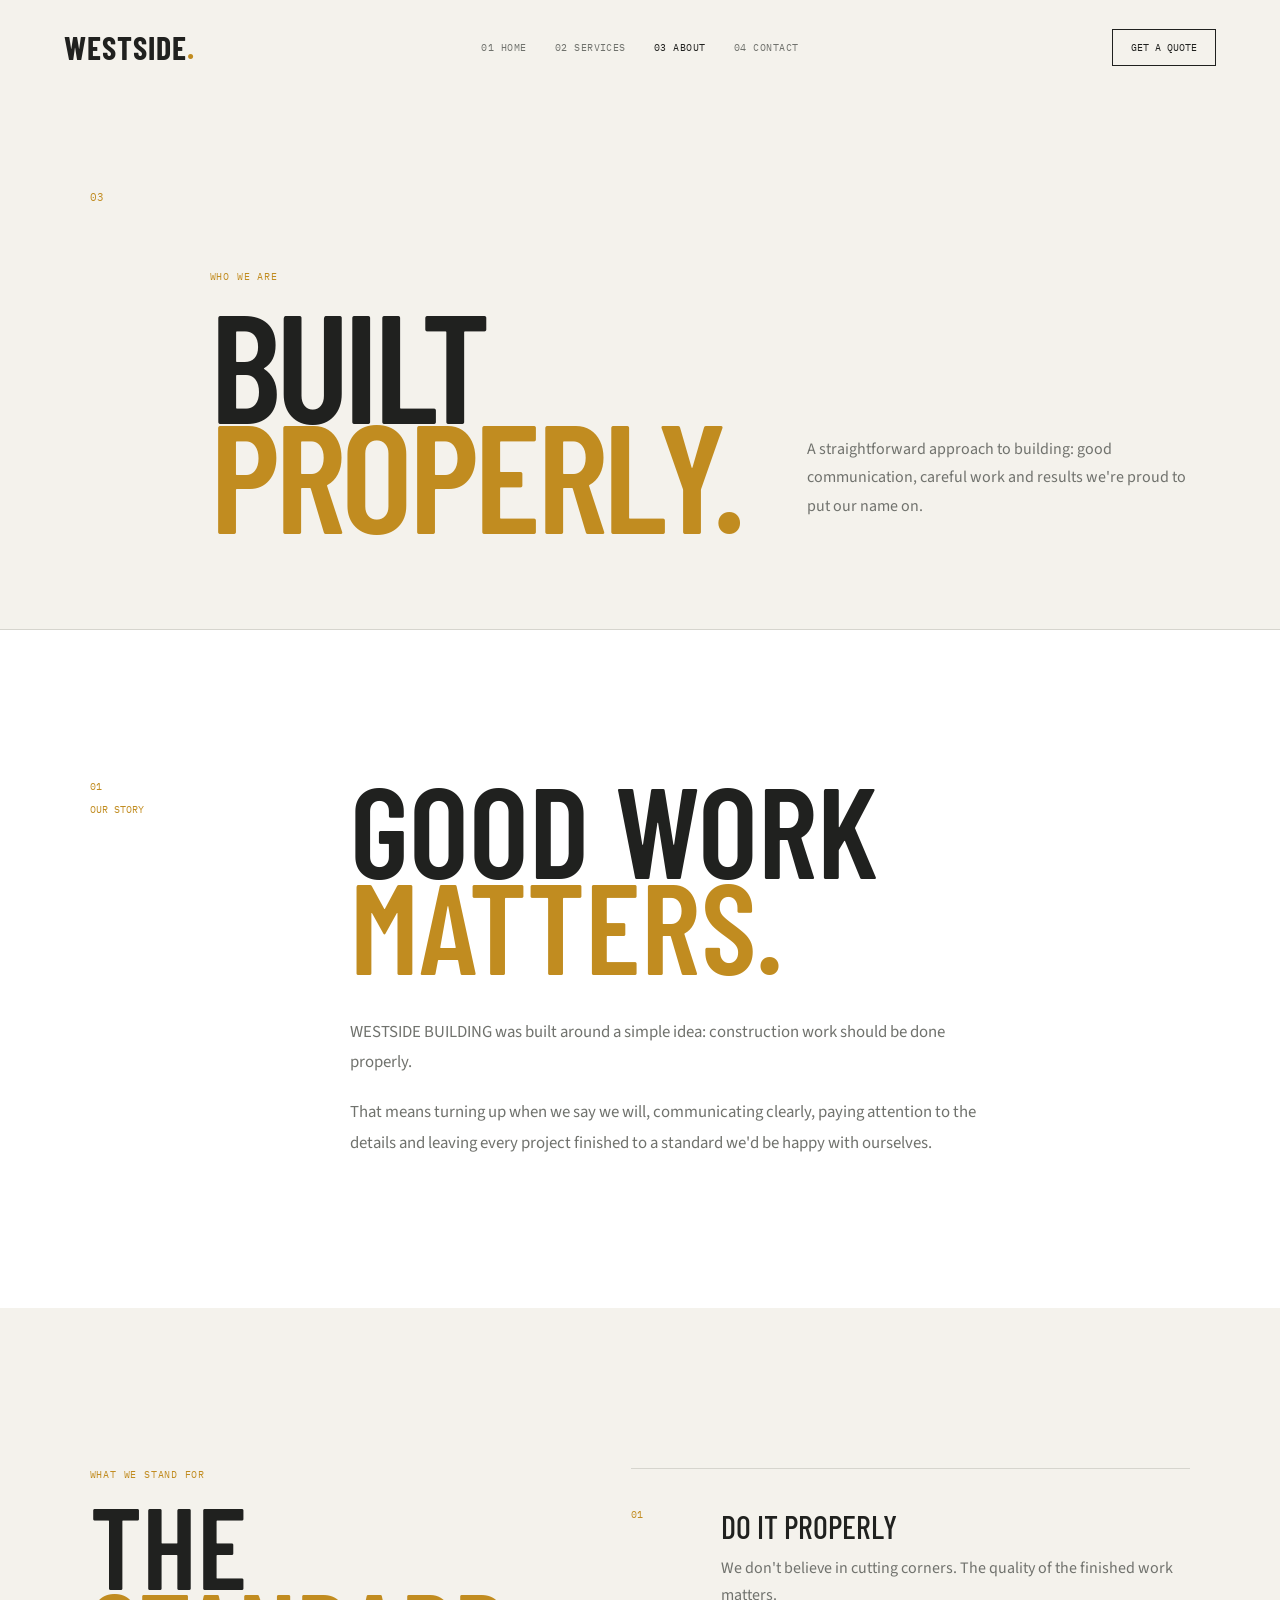
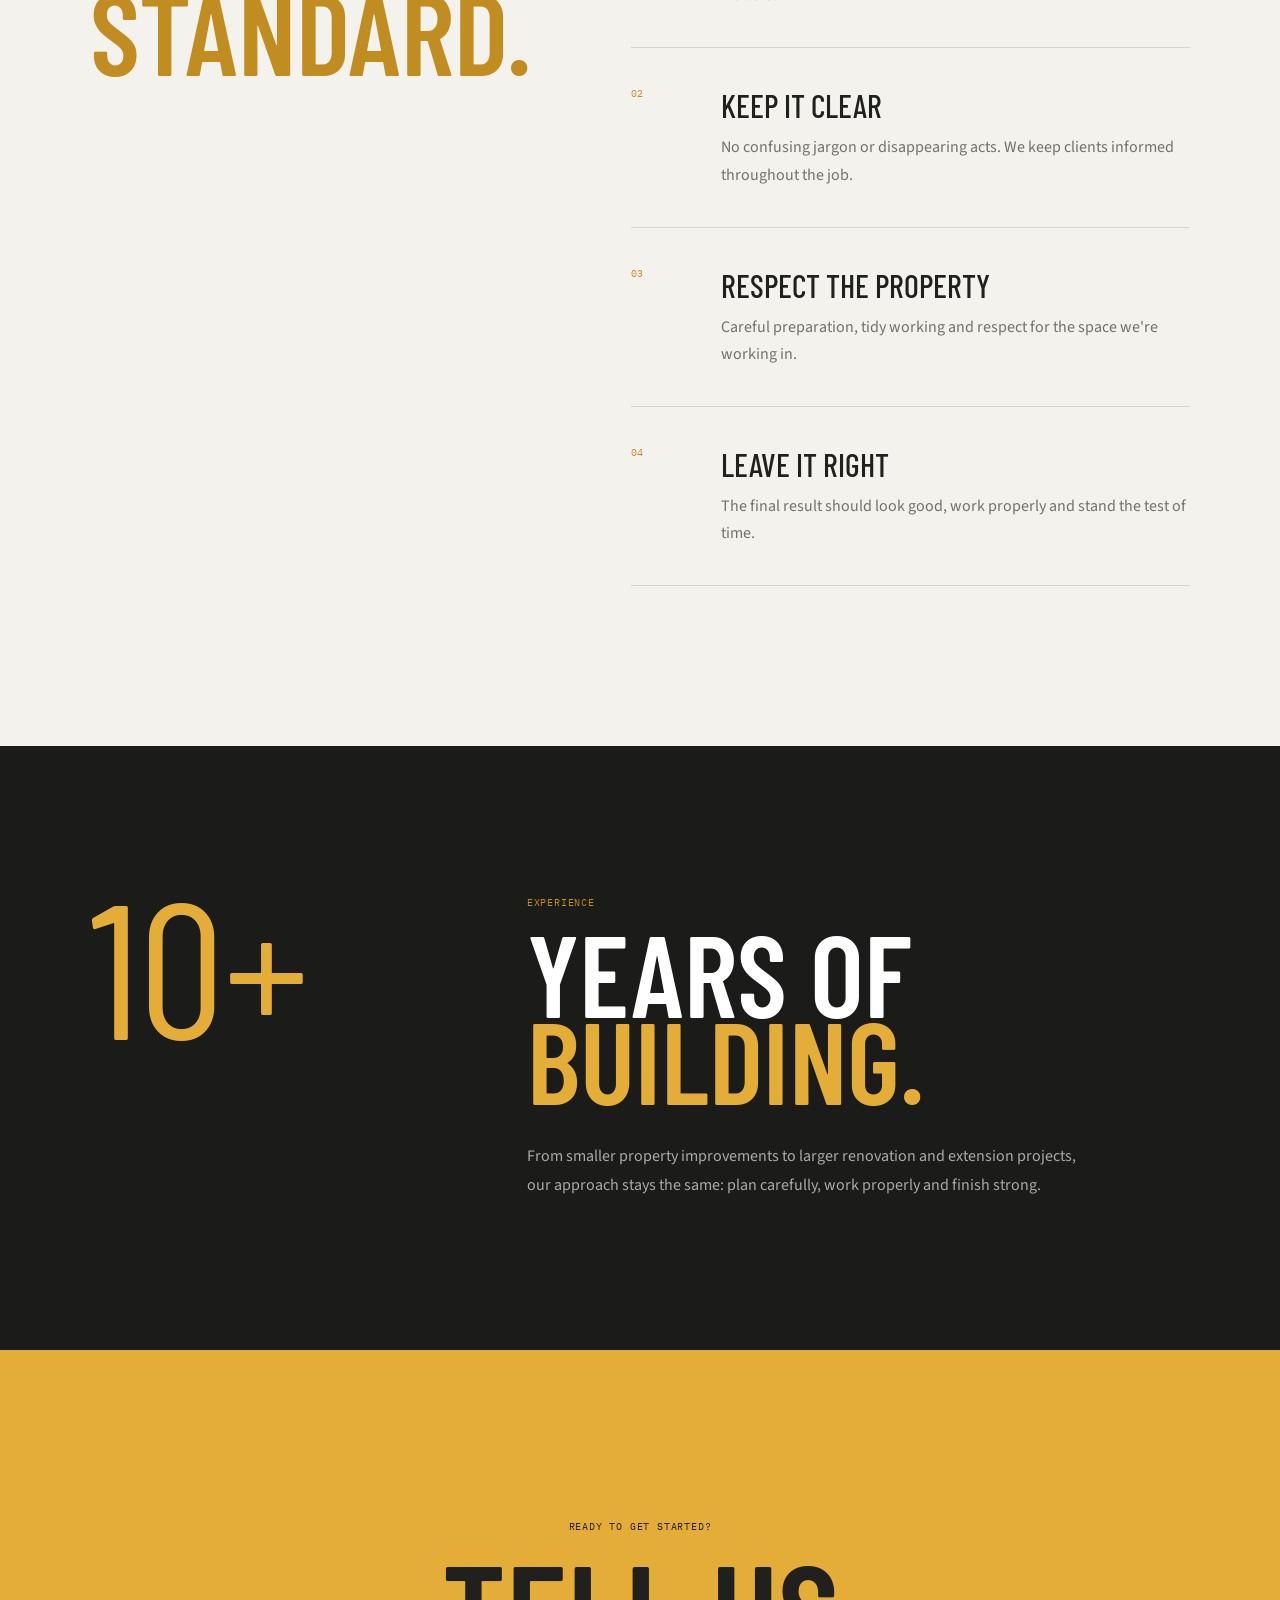
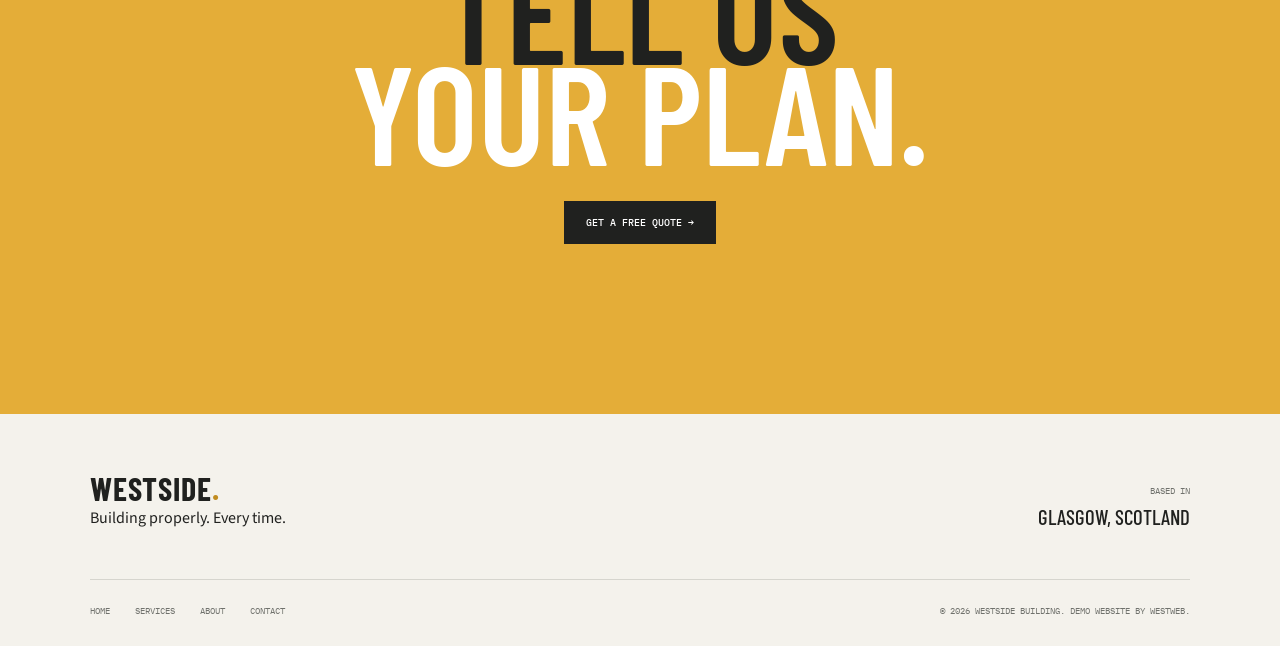
<file: Demo Sites/Tradesperson/about.html>
<!DOCTYPE html>
<html lang="en">
<head>
    <meta charset="UTF-8">
    <meta name="viewport" content="width=device-width, initial-scale=1.0">

    <title>About — WESTSIDE BUILDING</title>

    <meta
        name="description"
        content="Learn more about WESTSIDE BUILDING and our approach to construction."
    >

    <link rel="stylesheet" href="style.css">
</head>

<body>

    <header>

        <a href="index.html" class="logo">
            WESTSIDE<span>.</span>
        </a>

        <nav>
            <a href="index.html">01 HOME</a>
            <a href="services.html">02 SERVICES</a>
            <a href="about.html" class="active">03 ABOUT</a>
            <a href="contact.html">04 CONTACT</a>
        </nav>

        <a href="contact.html" class="header-button">
            GET A QUOTE
        </a>

    </header>

    <main>

        <section class="page-hero">

            <div class="page-number">
                03
            </div>

            <div>

                <p class="eyebrow">
                    WHO WE ARE
                </p>

                <h1>
                    BUILT<br>
                    <span>PROPERLY.</span>
                </h1>

            </div>

            <p class="page-intro">
                A straightforward approach to building:
                good communication, careful work and results
                we're proud to put our name on.
            </p>

        </section>

        <section class="about-story">

            <div class="about-story-label">
                <span>01</span>
                <span>OUR STORY</span>
            </div>

            <div class="about-story-main">

                <h2>
                    GOOD WORK<br>
                    <span>MATTERS.</span>
                </h2>

                <p>
                    WESTSIDE BUILDING was built around a simple idea:
                    construction work should be done properly.
                </p>

                <p>
                    That means turning up when we say we will,
                    communicating clearly, paying attention to the
                    details and leaving every project finished to
                    a standard we'd be happy with ourselves.
                </p>

            </div>

        </section>

        <section class="about-values">

            <div class="values-heading">

                <p class="eyebrow">
                    WHAT WE STAND FOR
                </p>

                <h2>
                    THE<br>
                    <span>STANDARD.</span>
                </h2>

            </div>

            <div class="values-list">

                <div class="value">

                    <span>01</span>

                    <div>
                        <h3>DO IT PROPERLY</h3>
                        <p>
                            We don't believe in cutting corners.
                            The quality of the finished work matters.
                        </p>
                    </div>

                </div>

                <div class="value">

                    <span>02</span>

                    <div>
                        <h3>KEEP IT CLEAR</h3>
                        <p>
                            No confusing jargon or disappearing acts.
                            We keep clients informed throughout the job.
                        </p>
                    </div>

                </div>

                <div class="value">

                    <span>03</span>

                    <div>
                        <h3>RESPECT THE PROPERTY</h3>
                        <p>
                            Careful preparation, tidy working and
                            respect for the space we're working in.
                        </p>
                    </div>

                </div>

                <div class="value">

                    <span>04</span>

                    <div>
                        <h3>LEAVE IT RIGHT</h3>
                        <p>
                            The final result should look good,
                            work properly and stand the test of time.
                        </p>
                    </div>

                </div>

            </div>

        </section>

        <section class="about-highlight">

            <div class="highlight-number">
                10+
            </div>

            <div>

                <p class="eyebrow">
                    EXPERIENCE
                </p>

                <h2>
                    YEARS OF<br>
                    <span>BUILDING.</span>
                </h2>

                <p>
                    From smaller property improvements to larger
                    renovation and extension projects, our approach
                    stays the same: plan carefully, work properly
                    and finish strong.
                </p>

            </div>

        </section>

        <section class="page-cta">

            <p class="eyebrow">
                READY TO GET STARTED?
            </p>

            <h2>
                TELL US<br>
                <span>YOUR PLAN.</span>
            </h2>

            <a href="contact.html" class="button">
                GET A FREE QUOTE →
            </a>

        </section>

    </main>

    <footer>

        <div class="footer-main">

            <div>

                <a href="index.html" class="logo">
                    WESTSIDE<span>.</span>
                </a>

                <p>
                    Building properly. Every time.
                </p>

            </div>

            <div class="footer-address">

                <span>BASED IN</span>

                <strong>
                    GLASGOW, SCOTLAND
                </strong>

            </div>

        </div>

        <div class="footer-bottom">

            <div class="footer-links">
                <a href="index.html">HOME</a>
                <a href="services.html">SERVICES</a>
                <a href="about.html">ABOUT</a>
                <a href="contact.html">CONTACT</a>
            </div>

            <p>
                © 2026 WESTSIDE BUILDING.
                DEMO WEBSITE BY WESTWEB.
            </p>

        </div>

    </footer>

    

    <button class="westweb-return" id="westwebReturn">
        ← WESTWEB
    </button>

    <script src="script.js"></script>
</body>
</html>
</file>
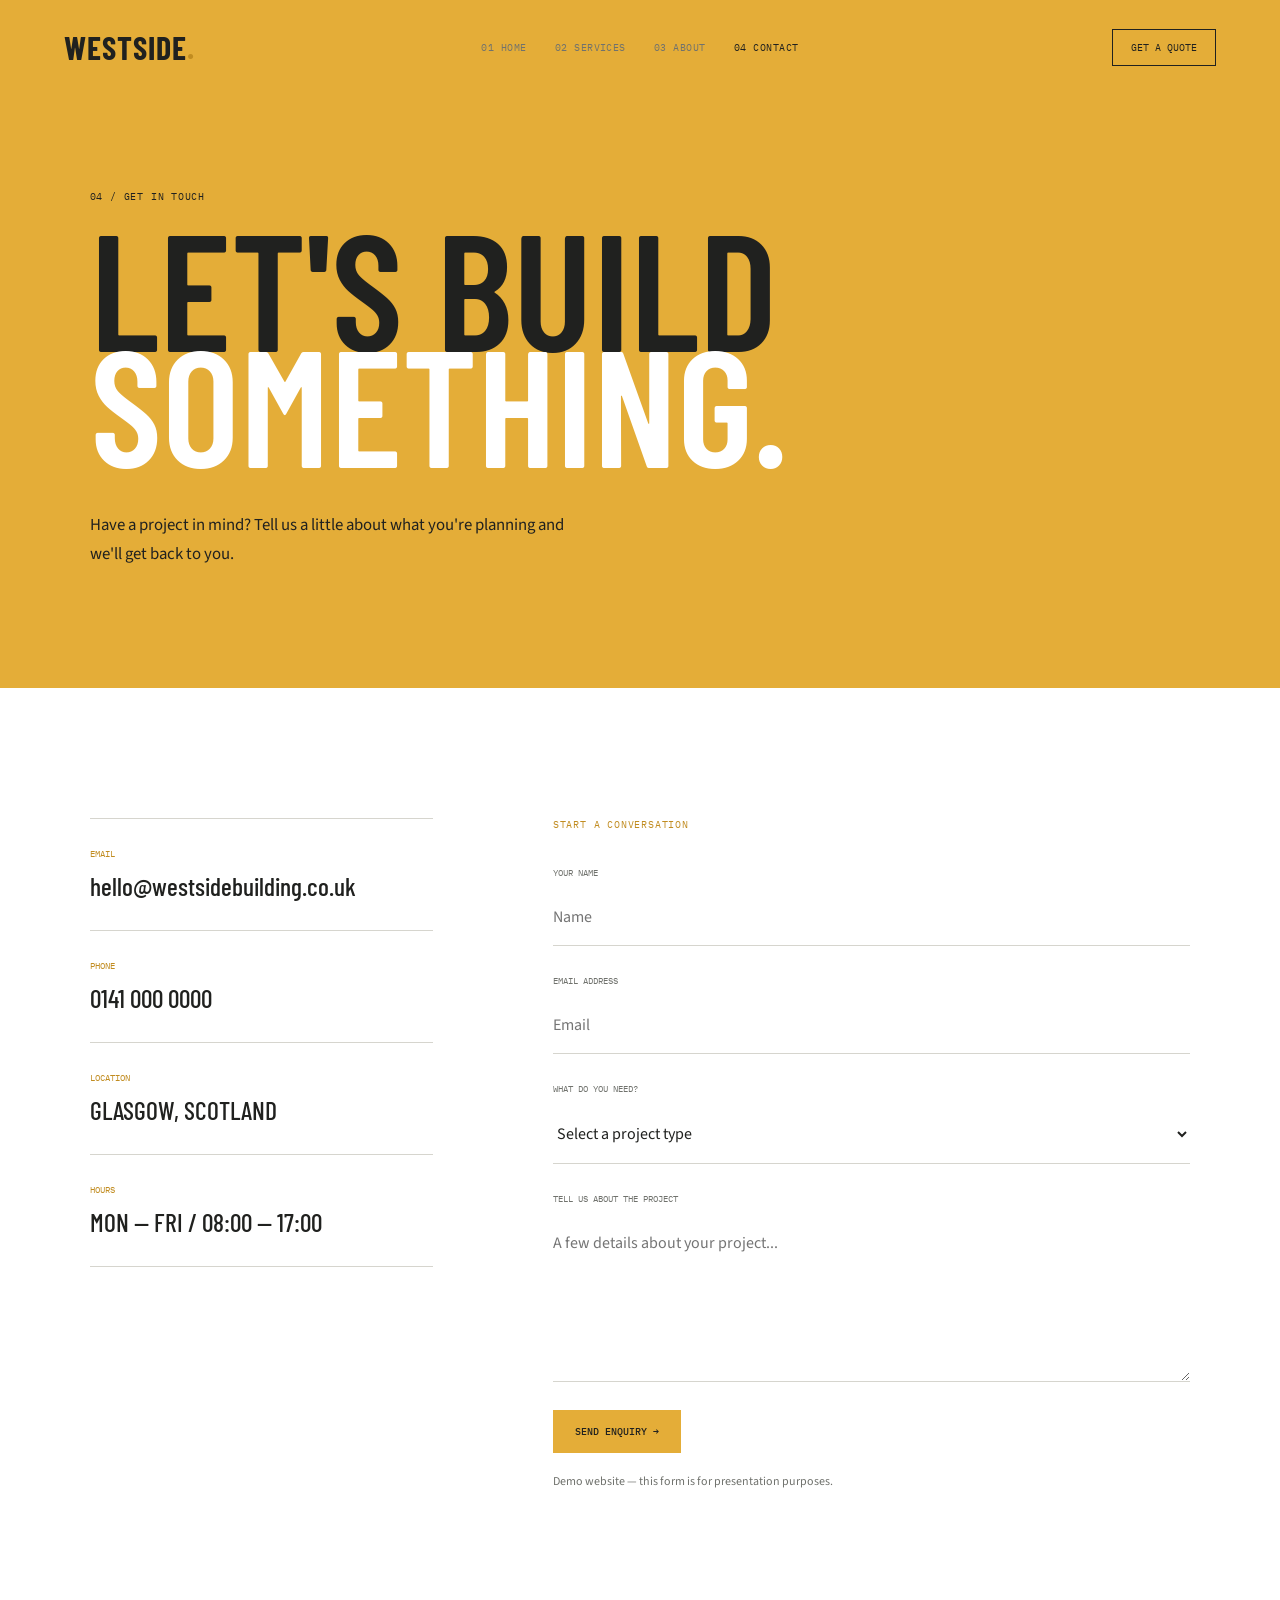
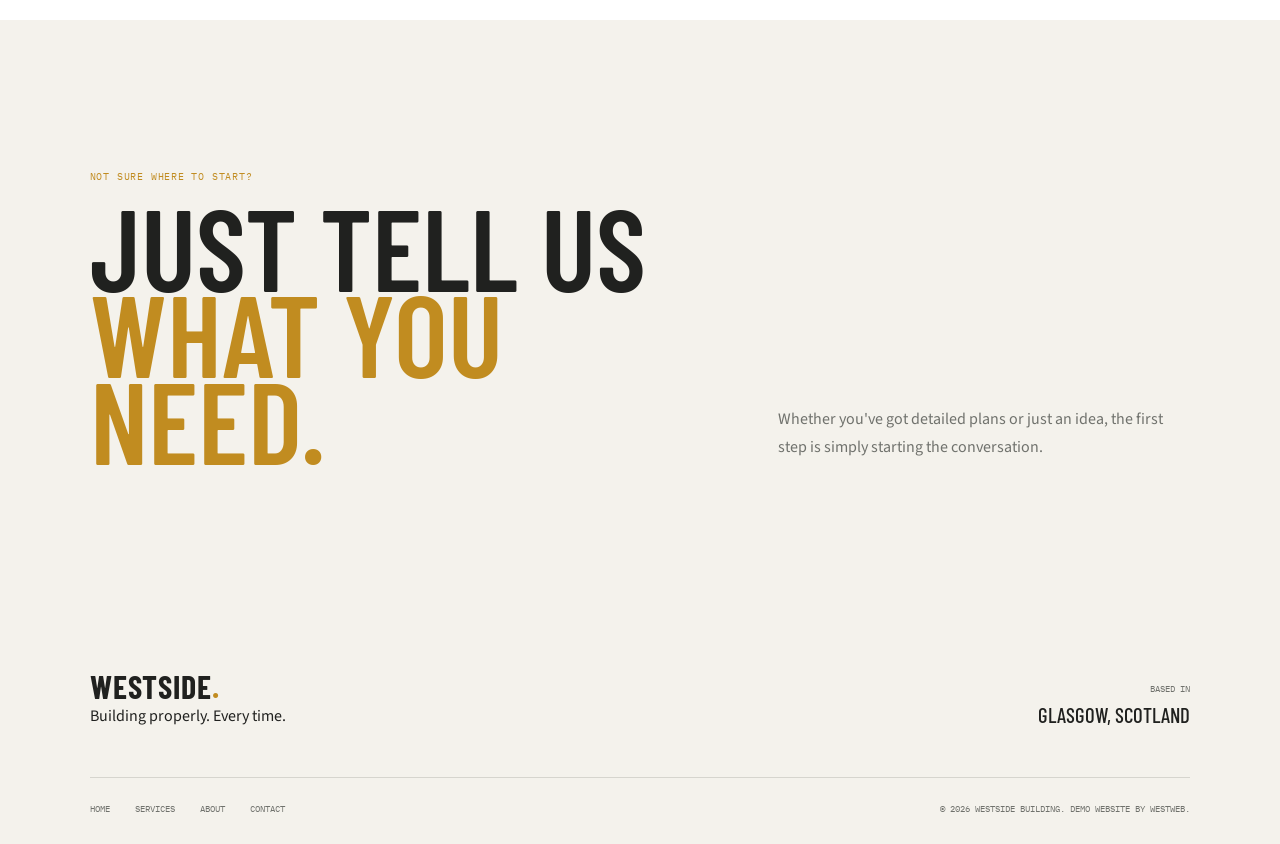
<file: Demo Sites/Tradesperson/contact.html>
<!DOCTYPE html>
<html lang="en">
<head>
    <meta charset="UTF-8">
    <meta name="viewport" content="width=device-width, initial-scale=1.0">

    <title>Contact — WESTSIDE BUILDING</title>

    <meta
        name="description"
        content="Contact WESTSIDE BUILDING about your next construction or renovation project."
    >

    <link rel="stylesheet" href="style.css">
</head>

<body>

    <header>

        <a href="index.html" class="logo">
            WESTSIDE<span>.</span>
        </a>

        <nav>
            <a href="index.html">01 HOME</a>
            <a href="services.html">02 SERVICES</a>
            <a href="about.html">03 ABOUT</a>
            <a href="contact.html" class="active">04 CONTACT</a>
        </nav>

        <a href="contact.html" class="header-button">
            GET A QUOTE
        </a>

    </header>

    <main>

        <section class="contact-hero">

            <p class="eyebrow">
                04 / GET IN TOUCH
            </p>

            <h1>
                LET'S BUILD<br>
                <span>SOMETHING.</span>
            </h1>

            <p>
                Have a project in mind? Tell us a little about
                what you're planning and we'll get back to you.
            </p>

        </section>

        <section class="contact-grid">

            <div class="contact-details">

                <div class="contact-detail">

                    <span>EMAIL</span>

                    <a href="mailto:hello@westsidebuilding.co.uk">
                        hello@westsidebuilding.co.uk
                    </a>

                </div>

                <div class="contact-detail">

                    <span>PHONE</span>

                    <a href="tel:01410000000">
                        0141 000 0000
                    </a>

                </div>

                <div class="contact-detail">

                    <span>LOCATION</span>

                    <strong>
                        GLASGOW, SCOTLAND
                    </strong>

                </div>

                <div class="contact-detail">

                    <span>HOURS</span>

                    <strong>
                        MON — FRI / 08:00 — 17:00
                    </strong>

                </div>

            </div>

            <div class="contact-form">

                <p class="eyebrow">
                    START A CONVERSATION
                </p>

                <form>

                    <label>
                        YOUR NAME
                        <input type="text" name="name" placeholder="Name">
                    </label>

                    <label>
                        EMAIL ADDRESS
                        <input type="email" name="email" placeholder="Email">
                    </label>

                    <label>
                        WHAT DO YOU NEED?
                        <select name="project">
                            <option value="">Select a project type</option>
                            <option>Extension</option>
                            <option>Renovation</option>
                            <option>Brickwork</option>
                            <option>Property improvement</option>
                            <option>Other</option>
                        </select>
                    </label>

                    <label>
                        TELL US ABOUT THE PROJECT
                        <textarea
                            name="message"
                            rows="6"
                            placeholder="A few details about your project..."
                        ></textarea>
                    </label>

                    <button type="submit" class="button">
                        SEND ENQUIRY →
                    </button>

                </form>

                <p class="form-note">
                    Demo website — this form is for presentation purposes.
                </p>

            </div>

        </section>

        <section class="contact-bottom">

            <div>
                <p class="eyebrow">
                    NOT SURE WHERE TO START?
                </p>

                <h2>
                    JUST TELL US<br>
                    <span>WHAT YOU NEED.</span>
                </h2>
            </div>

            <p>
                Whether you've got detailed plans or just an idea,
                the first step is simply starting the conversation.
            </p>

        </section>

    </main>

    <footer>

        <div class="footer-main">

            <div>

                <a href="index.html" class="logo">
                    WESTSIDE<span>.</span>
                </a>

                <p>
                    Building properly. Every time.
                </p>

            </div>

            <div class="footer-address">

                <span>BASED IN</span>

                <strong>
                    GLASGOW, SCOTLAND
                </strong>

            </div>

        </div>

        <div class="footer-bottom">

            <div class="footer-links">
                <a href="index.html">HOME</a>
                <a href="services.html">SERVICES</a>
                <a href="about.html">ABOUT</a>
                <a href="contact.html">CONTACT</a>
            </div>

            <p>
                © 2026 WESTSIDE BUILDING.
                DEMO WEBSITE BY WESTWEB.
            </p>

        </div>

    </footer>

   

    <button class="westweb-return" id="westwebReturn">
        ← WESTWEB
    </button>

    <script src="script.js"></script>
</body>
</html>
</file>
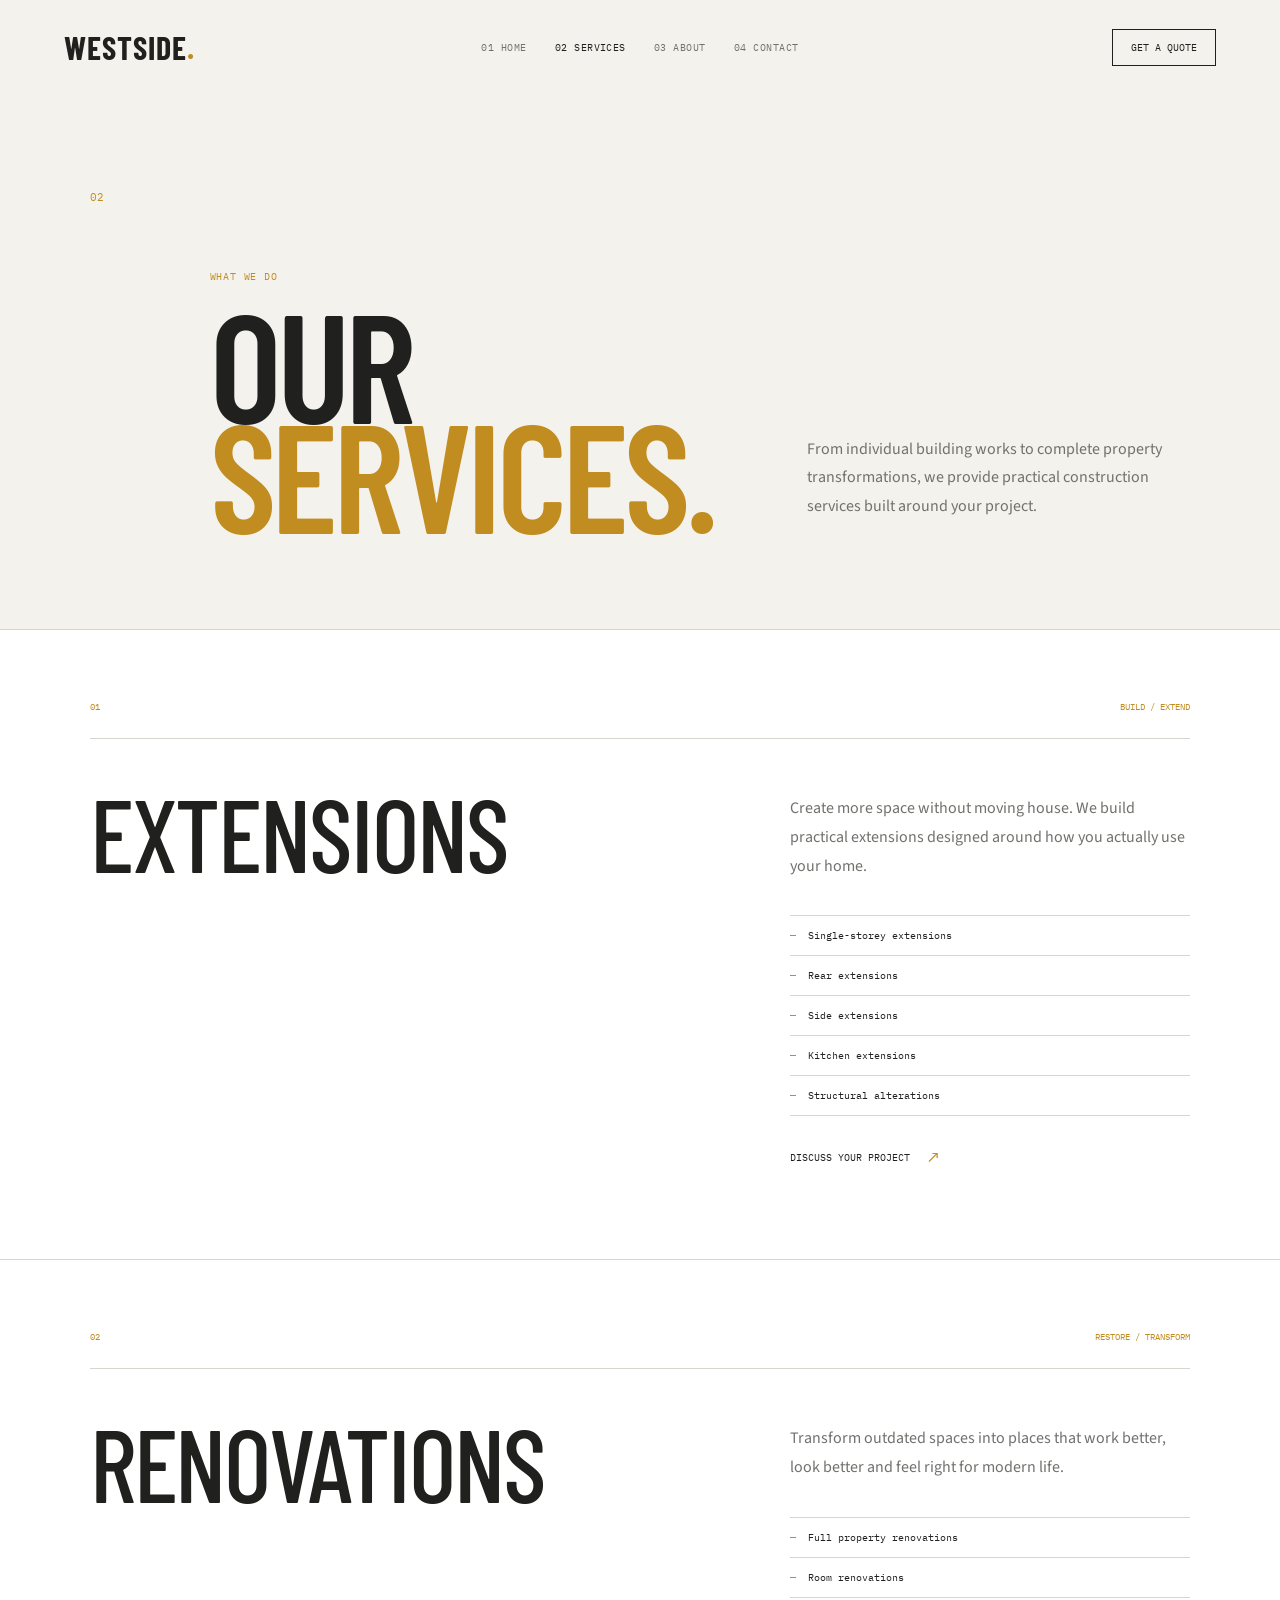
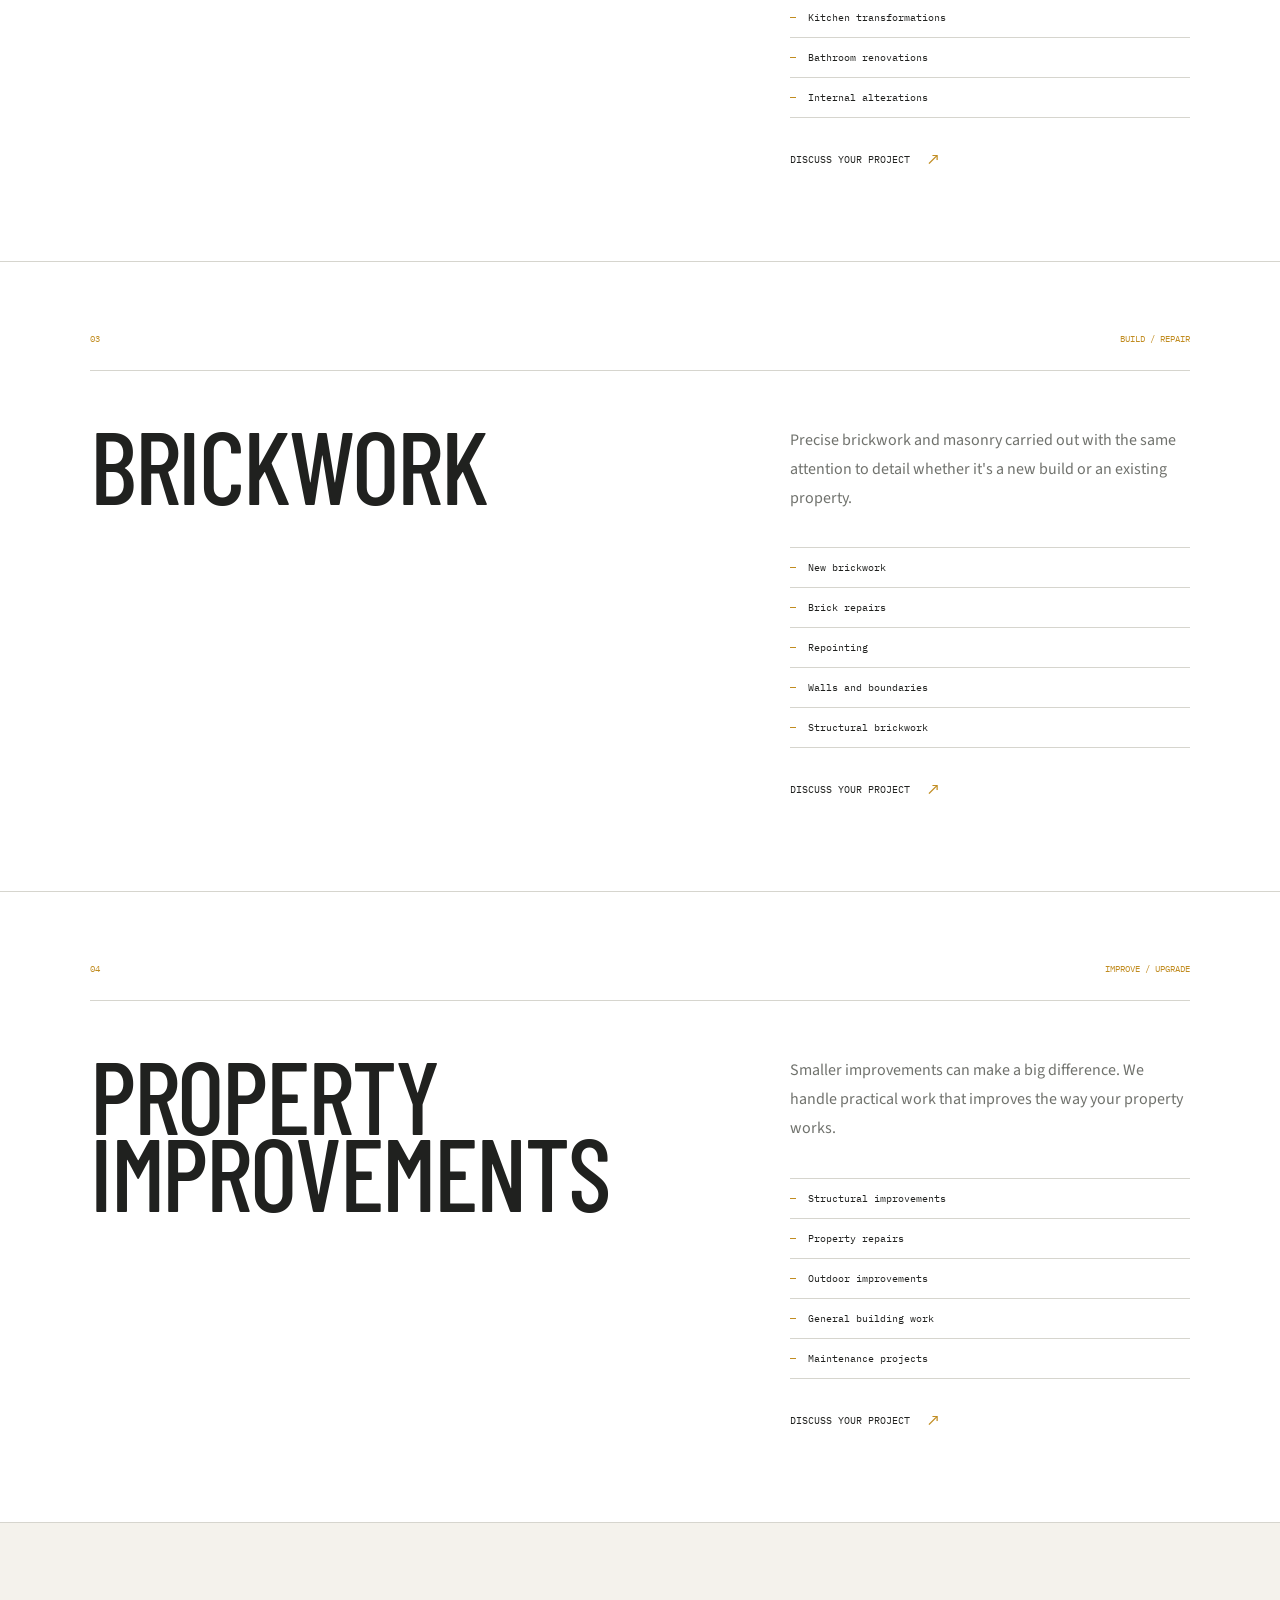
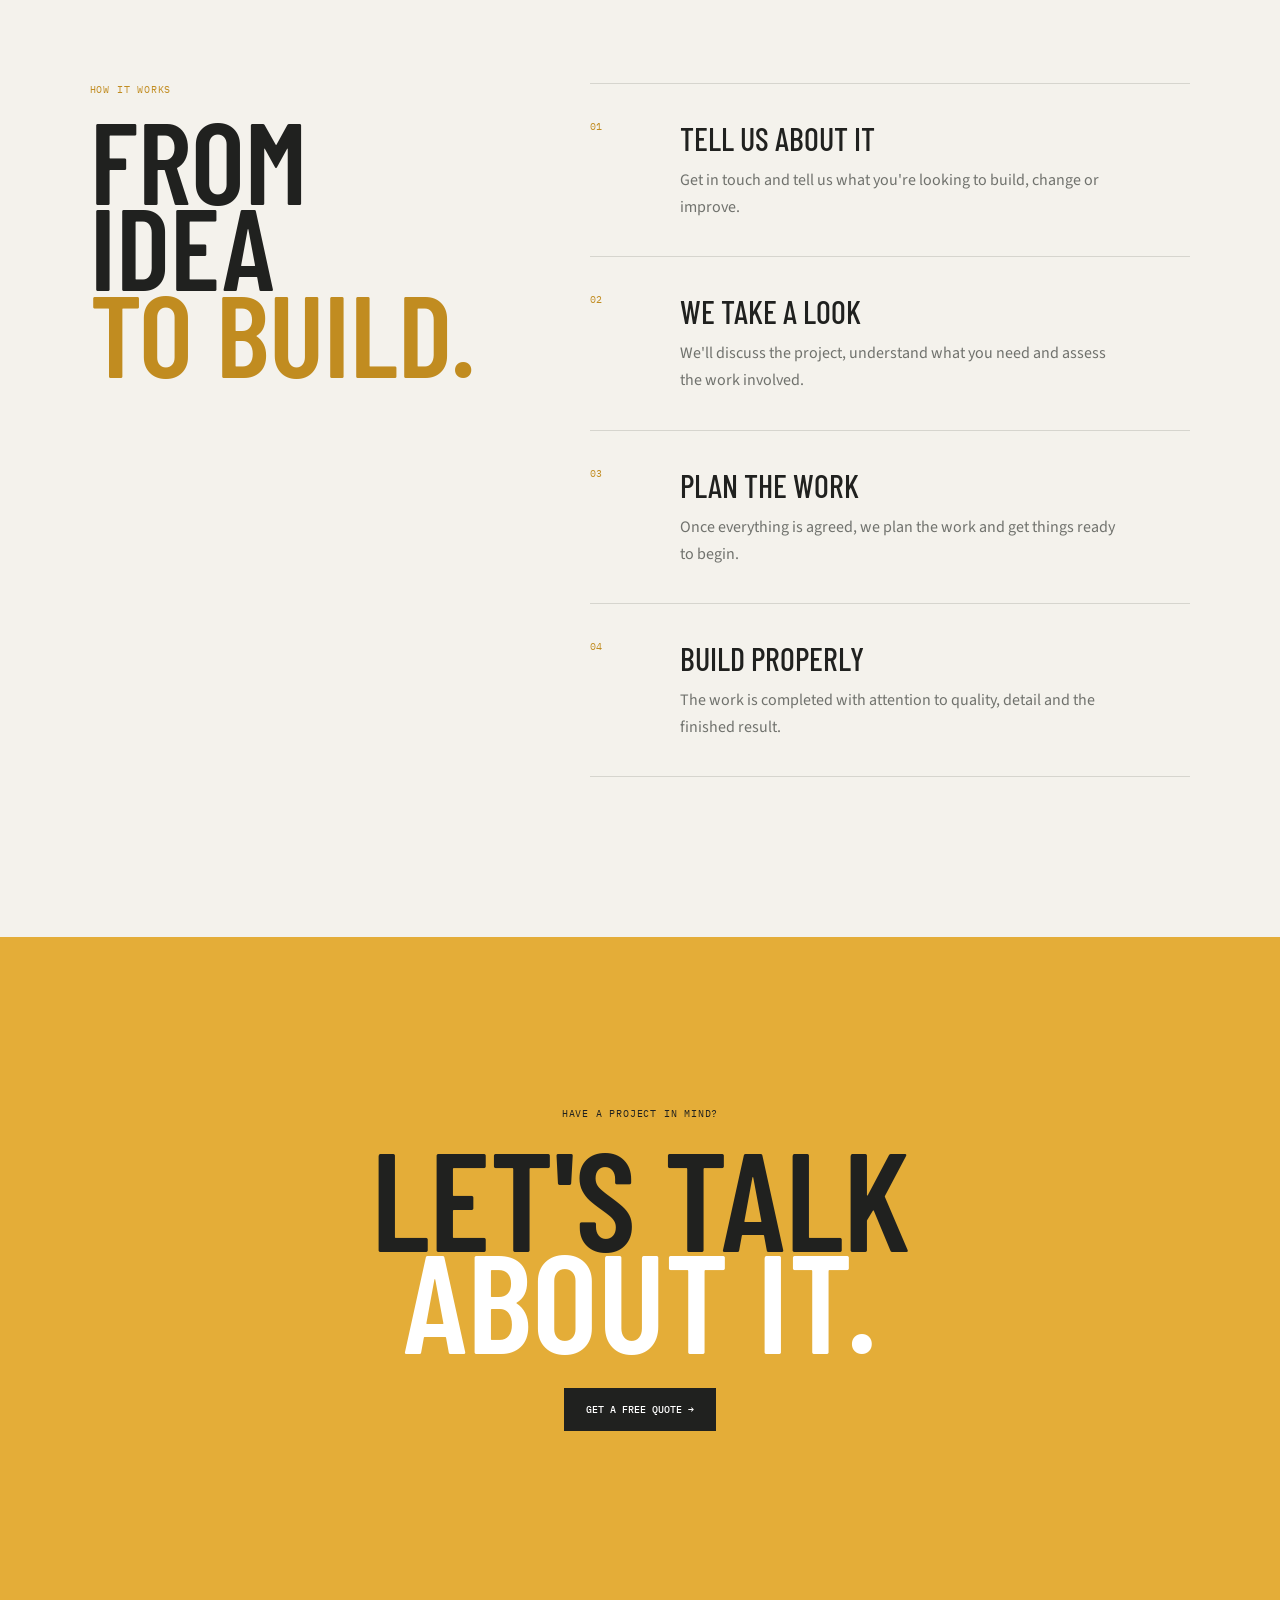
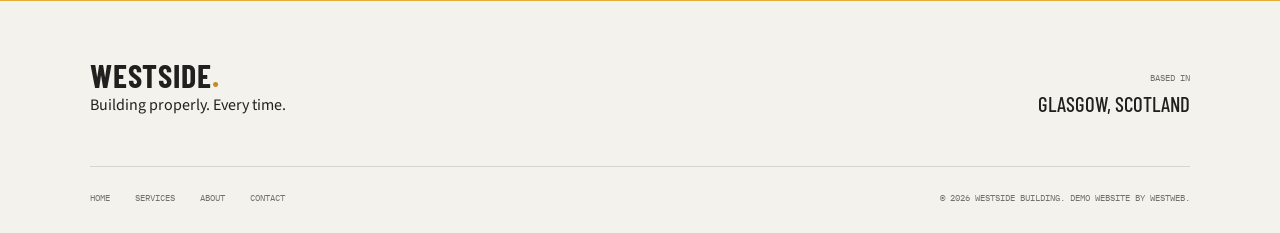
<file: Demo Sites/Tradesperson/services.html>
<!DOCTYPE html>
<html lang="en">
<head>
    <meta charset="UTF-8">
    <meta name="viewport" content="width=device-width, initial-scale=1.0">

    <title>Services — WESTSIDE BUILDING</title>

    <meta
        name="description"
        content="WESTSIDE BUILDING — extensions, renovations, brickwork and property improvements."
    >

    <link rel="stylesheet" href="style.css">
</head>

<body>

    <header>

        <a href="index.html" class="logo">
            WESTSIDE<span>.</span>
        </a>

        <nav>
            <a href="index.html">01 HOME</a>
            <a href="services.html" class="active">02 SERVICES</a>
            <a href="about.html">03 ABOUT</a>
            <a href="contact.html">04 CONTACT</a>
        </nav>

        <a href="contact.html" class="header-button">
            GET A QUOTE
        </a>

    </header>


    <main>

        <!-- PAGE INTRO -->

        <section class="page-hero">

            <div class="page-number">
                02
            </div>

            <div>

                <p class="eyebrow">
                    WHAT WE DO
                </p>

                <h1>
                    OUR<br>
                    <span>SERVICES.</span>
                </h1>

            </div>

            <p class="page-intro">
                From individual building works to complete property
                transformations, we provide practical construction
                services built around your project.
            </p>

        </section>


        <!-- SERVICES -->

        <section class="services-detail">

            <article class="service-detail">

                <div class="service-detail-top">
                    <span>01</span>
                    <span>BUILD / EXTEND</span>
                </div>

                <div class="service-detail-content">

                    <div>
                        <h2>EXTENSIONS</h2>
                    </div>

                    <div class="service-detail-copy">

                        <p>
                            Create more space without moving house.
                            We build practical extensions designed
                            around how you actually use your home.
                        </p>

                        <ul>
                            <li>Single-storey extensions</li>
                            <li>Rear extensions</li>
                            <li>Side extensions</li>
                            <li>Kitchen extensions</li>
                            <li>Structural alterations</li>
                        </ul>

                        <a href="contact.html" class="arrow-link">
                            DISCUSS YOUR PROJECT
                            <span>↗</span>
                        </a>

                    </div>

                </div>

            </article>


            <article class="service-detail">

                <div class="service-detail-top">
                    <span>02</span>
                    <span>RESTORE / TRANSFORM</span>
                </div>

                <div class="service-detail-content">

                    <div>
                        <h2>RENOVATIONS</h2>
                    </div>

                    <div class="service-detail-copy">

                        <p>
                            Transform outdated spaces into places
                            that work better, look better and feel
                            right for modern life.
                        </p>

                        <ul>
                            <li>Full property renovations</li>
                            <li>Room renovations</li>
                            <li>Kitchen transformations</li>
                            <li>Bathroom renovations</li>
                            <li>Internal alterations</li>
                        </ul>

                        <a href="contact.html" class="arrow-link">
                            DISCUSS YOUR PROJECT
                            <span>↗</span>
                        </a>

                    </div>

                </div>

            </article>


            <article class="service-detail">

                <div class="service-detail-top">
                    <span>03</span>
                    <span>BUILD / REPAIR</span>
                </div>

                <div class="service-detail-content">

                    <div>
                        <h2>BRICKWORK</h2>
                    </div>

                    <div class="service-detail-copy">

                        <p>
                            Precise brickwork and masonry carried out
                            with the same attention to detail whether
                            it's a new build or an existing property.
                        </p>

                        <ul>
                            <li>New brickwork</li>
                            <li>Brick repairs</li>
                            <li>Repointing</li>
                            <li>Walls and boundaries</li>
                            <li>Structural brickwork</li>
                        </ul>

                        <a href="contact.html" class="arrow-link">
                            DISCUSS YOUR PROJECT
                            <span>↗</span>
                        </a>

                    </div>

                </div>

            </article>


            <article class="service-detail">

                <div class="service-detail-top">
                    <span>04</span>
                    <span>IMPROVE / UPGRADE</span>
                </div>

                <div class="service-detail-content">

                    <div>
                        <h2>PROPERTY<br>IMPROVEMENTS</h2>
                    </div>

                    <div class="service-detail-copy">

                        <p>
                            Smaller improvements can make a big
                            difference. We handle practical work
                            that improves the way your property works.
                        </p>

                        <ul>
                            <li>Structural improvements</li>
                            <li>Property repairs</li>
                            <li>Outdoor improvements</li>
                            <li>General building work</li>
                            <li>Maintenance projects</li>
                        </ul>

                        <a href="contact.html" class="arrow-link">
                            DISCUSS YOUR PROJECT
                            <span>↗</span>
                        </a>

                    </div>

                </div>

            </article>

        </section>


        <!-- PROCESS -->

        <section class="process">

            <div class="process-heading">

                <p class="eyebrow">
                    HOW IT WORKS
                </p>

                <h2>
                    FROM IDEA<br>
                    <span>TO BUILD.</span>
                </h2>

            </div>


            <div class="process-list">

                <div class="process-step">

                    <span>01</span>

                    <div>
                        <h3>TELL US ABOUT IT</h3>
                        <p>
                            Get in touch and tell us what you're
                            looking to build, change or improve.
                        </p>
                    </div>

                </div>


                <div class="process-step">

                    <span>02</span>

                    <div>
                        <h3>WE TAKE A LOOK</h3>
                        <p>
                            We'll discuss the project, understand
                            what you need and assess the work involved.
                        </p>
                    </div>

                </div>


                <div class="process-step">

                    <span>03</span>

                    <div>
                        <h3>PLAN THE WORK</h3>
                        <p>
                            Once everything is agreed, we plan the
                            work and get things ready to begin.
                        </p>
                    </div>

                </div>


                <div class="process-step">

                    <span>04</span>

                    <div>
                        <h3>BUILD PROPERLY</h3>
                        <p>
                            The work is completed with attention to
                            quality, detail and the finished result.
                        </p>
                    </div>

                </div>

            </div>

        </section>


        <!-- CTA -->

        <section class="page-cta">

            <p class="eyebrow">
                HAVE A PROJECT IN MIND?
            </p>

            <h2>
                LET'S TALK<br>
                <span>ABOUT IT.</span>
            </h2>

            <a href="contact.html" class="button">
                GET A FREE QUOTE →
            </a>

        </section>

    </main>


    <footer>

        <div class="footer-main">

            <div>

                <a href="index.html" class="logo">
                    WESTSIDE<span>.</span>
                </a>

                <p>
                    Building properly. Every time.
                </p>

            </div>

            <div class="footer-address">

                <span>BASED IN</span>

                <strong>
                    GLASGOW, SCOTLAND
                </strong>

            </div>

        </div>


        <div class="footer-bottom">

            <div class="footer-links">

                <a href="index.html">HOME</a>
                <a href="services.html">SERVICES</a>
                <a href="about.html">ABOUT</a>
                <a href="contact.html">CONTACT</a>

            </div>

            <p>
                © 2026 WESTSIDE BUILDING.
                DEMO WEBSITE BY WESTWEB.
            </p>

        </div>

    </footer>


    

    <button class="westweb-return" id="westwebReturn">
        ← WESTWEB
    </button>

    <script src="script.js"></script>
</body>
</html>
</file>
<file: style.css>
@import url('https://fonts.googleapis.com/css2?family=Inter:wght@400;500;600&family=Space+Grotesk:wght@500;600;700&display=swap');

:root {
    --midnight: #0B1020;
    --cloud: #F8FAFC;
    --cobalt: #2563EB;
    --electric: #60A5FA;
    --slate: #64748B;
}

* {
    margin: 0;
    padding: 0;
    box-sizing: border-box;
}

html {
    scroll-behavior: smooth;
}

body {
    background: var(--midnight);
    color: var(--cloud);
    font-family: 'Inter', sans-serif;
}

/* =========================
   HEADER
========================= */

header {
    display: flex;
    justify-content: space-between;
    align-items: center;
    padding: 32px 6vw;
}

.logo {
    display: flex;
    align-items: center;
    gap: 12px;
    font-family: 'Space Grotesk', sans-serif;
    font-size: 1.4rem;
    font-weight: 700;
    letter-spacing: -0.04em;
    text-decoration: none;
    color: var(--cloud);
}

.logo img {
    width: 32px;
    height: 32px;
    object-fit: contain;
    opacity: 0;
    transform: translateY(-10px);
    animation: fadeDown 0.7s ease forwards;
}

nav {
    display: flex;
    gap: 32px;
}

nav a {
    color: var(--slate);
    text-decoration: none;
    font-size: 0.9rem;
    transition: color 0.2s ease;
}

nav a:hover {
    color: var(--cloud);
}

.menu-toggle {
    display: none;
    background: none;
    border: none;
    color: var(--cloud);
    font-size: 1.8rem;
    cursor: pointer;
    padding: 5px;
}

.mobile-menu {
    display: none;
}

/* =========================
   HERO
========================= */

.hero {
    min-height: calc(100vh - 100px);
    display: flex;
    flex-direction: column;
    justify-content: center;
    padding: 80px 6vw;
    max-width: 1200px;
}

.eyebrow {
    color: var(--electric);
    font-size: 0.8rem;
    font-weight: 600;
    letter-spacing: 0.15em;
    margin-bottom: 24px;
}

h1 {
    font-family: 'Space Grotesk', sans-serif;
    font-size: clamp(4rem, 9vw, 8.5rem);
    line-height: 0.9;
    letter-spacing: -0.07em;
    max-width: 1100px;
}

h1 span {
    color: var(--cobalt);
    display: block;
}

.hero h1 {
    opacity: 0;
    transform: translateY(20px);
    animation: fadeUp 0.8s ease 0.3s forwards;
}

.hero-text {
    color: var(--slate);
    font-size: 1.1rem;
    line-height: 1.6;
    max-width: 500px;
    margin-top: 36px;
}

.button {
    display: inline-block;
    width: fit-content;
    margin-top: 40px;
    padding: 16px 24px;
    background: var(--cobalt);
    color: white;
    text-decoration: none;
    font-weight: 600;
    border-radius: 4px;
    transition: transform 0.2s ease, background 0.2s ease;
    opacity: 0;
    transform: translateY(10px);
    animation: fadeUp 0.5s ease 0.6s forwards;
}

.button:hover {
    transform: translateY(-4px);
    background: var(--electric);
}

/* =========================
   SERVICES
========================= */

.services {
    padding: 140px 6vw;
    max-width: 1400px;
    margin: 0 auto;
}

.services h2 {
    font-family: 'Space Grotesk', sans-serif;
    font-size: clamp(3.5rem, 8vw, 7rem);
    line-height: 0.9;
    letter-spacing: -0.06em;
    margin-bottom: 80px;
}

.services h2 span {
    color: var(--cobalt);
}

.service-grid {
    display: grid;
    grid-template-columns: repeat(3, 1fr);
    gap: 24px;
}

.service-card {
    border: 1px solid rgba(248, 250, 252, 0.12);
    padding: 40px;
    min-height: 280px;
    display: flex;
    flex-direction: column;
    justify-content: space-between;
    transition: transform 0.25s ease, border-color 0.25s ease;
}

.service-card:hover {
    transform: translateY(-8px);
    border-color: var(--cobalt);
}

.service-card h3 {
    font-family: 'Space Grotesk', sans-serif;
    font-size: 1.5rem;
    letter-spacing: -0.03em;
}

.service-card p {
    color: var(--slate);
    line-height: 1.7;
    max-width: 320px;
}

/* =========================
   OUR WORK
========================= */

.work {
    padding: 140px 6vw;
    max-width: 1400px;
    margin: 0 auto;
}

.work h2 {
    font-family: 'Space Grotesk', sans-serif;
    font-size: clamp(3.5rem, 8vw, 7rem);
    line-height: 0.9;
    letter-spacing: -0.06em;
    margin-bottom: 80px;
}

.work h2 span {
    color: var(--cobalt);
}

.work-grid {
    display: grid;
    grid-template-columns: repeat(3, 1fr);
    gap: 24px;
}

.work-card {
    color: inherit;
    text-decoration: none;
    cursor: pointer;
}

.work-preview {
    height: 420px;
    border: 1px solid rgba(248, 250, 252, 0.12);
    overflow: hidden;
    position: relative;
    background: #ffffff;
    transition: transform 0.3s ease, border-color 0.3s ease;
}

.work-preview iframe {
    position: absolute;
    top: 0;
    left: 0;
    width: 100%;
    height: 100%;
    border: none;
    pointer-events: none;
    background: #ffffff;
}

.work-preview::after {
    content: "";
    position: absolute;
    left: 0;
    right: 0;
    bottom: 0;
    height: 90px;
    background: linear-gradient(
        to top,
        rgba(11, 16, 32, 0.75),
        transparent
    );
    pointer-events: none;
}

.work-info {
    padding: 20px 4px 0;
}

.work-info h3 {
    font-family: 'Space Grotesk', sans-serif;
    font-size: 1.2rem;
    margin-bottom: 6px;
}

.work-info p {
    color: var(--slate);
    font-size: 0.9rem;
}

.work-card:hover .work-preview {
    transform: translateY(-8px);
    border-color: var(--cobalt);
}

/* =========================
   CONTACT
========================= */

.contact {
    padding: 180px 6vw 140px;
    max-width: 1400px;
    margin: 0 auto;
    text-align: center;
}

.contact .eyebrow {
    margin-bottom: 30px;
}

.contact h2 {
    font-family: 'Space Grotesk', sans-serif;
    font-size: clamp(4rem, 10vw, 9rem);
    line-height: 0.88;
    letter-spacing: -0.07em;
}

.contact h2 span {
    color: var(--cobalt);
}

.contact-text {
    color: var(--slate);
    font-size: 1.1rem;
    line-height: 1.6;
    max-width: 520px;
    margin: 40px auto 0;
}

.contact-button {
    margin-top: 40px;
}

/* =========================
   FOOTER
========================= */

footer {
    border-top: 1px solid rgba(248, 250, 252, 0.12);
    padding: 50px 6vw 30px;
    display: grid;
    grid-template-columns: 1fr auto;
    gap: 40px;
    align-items: end;
}

.footer-brand .logo {
    margin-bottom: 14px;
}

.footer-brand p {
    color: var(--slate);
    font-size: 0.9rem;
}

.footer-links {
    display: flex;
    gap: 28px;
}

.footer-links a {
    color: var(--slate);
    text-decoration: none;
    font-size: 0.9rem;
    transition: color 0.2s ease;
}

.footer-links a:hover {
    color: var(--cloud);
}

.copyright {
    grid-column: 1 / -1;
    padding-top: 25px;
    border-top: 1px solid rgba(248, 250, 252, 0.08);
    color: var(--slate);
    font-size: 0.75rem;
}

/* =========================
   BACK TO TOP
========================= */

#backToTop {
    position: fixed;
    right: 30px;
    bottom: 30px;
    width: 52px;
    height: 52px;
    border: 1px solid rgba(248, 250, 252, 0.2);
    border-radius: 4px;
    background: var(--midnight);
    color: var(--cloud);
    font-family: 'Space Grotesk', sans-serif;
    font-size: 0.7rem;
    font-weight: 700;
    letter-spacing: 0.08em;
    cursor: pointer;
    opacity: 0;
    visibility: hidden;
    transform: translateY(10px);
    transition:
        opacity 0.25s ease,
        transform 0.25s ease,
        visibility 0.25s ease,
        border-color 0.25s ease,
        background 0.25s ease,
        color 0.25s ease;
    z-index: 1000;
}

#backToTop.show {
    opacity: 1;
    visibility: visible;
    transform: translateY(0);
}

#backToTop:hover {
    background: var(--cobalt);
    border-color: var(--cobalt);
    color: white;
}

/* =========================
   ANIMATIONS
========================= */

@keyframes fadeDown {
    from {
        opacity: 0;
        transform: translateY(-10px);
    }

    to {
        opacity: 1;
        transform: translateY(0);
    }
}

@keyframes fadeUp {
    from {
        opacity: 0;
        transform: translateY(20px);
    }

    to {
        opacity: 1;
        transform: translateY(0);
    }
}

/* =========================
   TABLET
========================= */

@media (max-width: 800px) {

    .service-grid {
        grid-template-columns: 1fr;
    }

    .service-card {
        min-height: 240px;
    }

    .services {
        padding: 100px 24px;
    }

    .work {
        padding: 100px 24px;
    }

    .work-grid {
        grid-template-columns: 1fr;
    }

    .work-preview {
        height: 360px;
    }
}

/* =========================
   MOBILE
========================= */

@media (max-width: 700px) {

    header nav {
        display: none;
    }
    
    .menu-toggle {
        display: block;
        transition: color 0.2s ease;
    }
    
    .menu-toggle:hover {
        color: var(--cobalt);
    }
    
    .mobile-menu {
        display: flex;
        flex-direction: column;
        gap: 24px;
        padding: 0 24px;
        max-height: 0;
        overflow: hidden;
        background: var(--midnight);
        border-top: 1px solid transparent;
        border-bottom: 1px solid transparent;
        transition:
            max-height 0.35s ease,
            padding 0.35s ease,
            border-color 0.35s ease;
    }
    
    .mobile-menu.open {
        max-height: 300px;
        padding: 30px 24px;
        border-top-color: rgba(248, 250, 252, 0.1);
        border-bottom-color: rgba(248, 250, 252, 0.1);
    }
    
    .mobile-menu a {
        color: var(--cloud);
        text-decoration: none;
        font-family: 'Inter', sans-serif;
        font-size: 1.1rem;
        font-weight: 600;
        letter-spacing: 0.05em;
        transition: color 0.2s ease;
    }
    
    .mobile-menu a:hover {
        color: var(--cobalt);
    }

    header {
        padding: 24px;
    }

    nav {
        display: none;
    }

    .hero {
        padding: 60px 24px;
    }

    h1 {
        font-size: clamp(3.5rem, 15vw, 6rem);
    }

    .contact {
        padding: 120px 24px 100px;
    }

    .contact h2 {
        font-size: clamp(3.5rem, 15vw, 6rem);
    }

    footer {
        grid-template-columns: 1fr;
    }

    .footer-links {
        flex-direction: column;
        gap: 14px;
    }

    #backToTop {
        right: 20px;
        bottom: 20px;
    }
}

/* =========================
   CONTACT PAGE
========================= */

.contact-page {
    padding: 140px 6vw;
    max-width: 1000px;
    margin: 0 auto;
}

.contact-page h1 {
    margin-bottom: 35px;
}

.contact-text {
    color: var(--slate);
    font-size: 1.1rem;
    line-height: 1.7;
    max-width: 600px;
    margin-bottom: 60px;
}

.contact-form {
    display: flex;
    flex-direction: column;
    gap: 30px;
    max-width: 700px;
}

.form-group {
    display: flex;
    flex-direction: column;
    gap: 10px;
}

.form-group label {
    color: var(--cloud);
    font-family: 'Space Grotesk', sans-serif;
    font-size: 0.8rem;
    font-weight: 600;
    letter-spacing: 0.12em;
}

.form-group input,
.form-group select,
.form-group textarea {
    width: 100%;
    padding: 18px 20px;
    border: 1px solid rgba(248, 250, 252, 0.15);
    border-radius: 4px;
    background: transparent;
    color: var(--cloud);
    font-family: 'Inter', sans-serif;
    font-size: 1rem;
    outline: none;
    transition: border-color 0.2s ease, background 0.2s ease;
}

.form-group input:focus,
.form-group select:focus,
.form-group textarea:focus {
    border-color: var(--cobalt);
    background: rgba(37, 99, 235, 0.04);
}

.form-group input::placeholder,
.form-group textarea::placeholder {
    color: var(--slate);
}

.form-group textarea {
    resize: vertical;
    min-height: 180px;
}

.form-group select {
    cursor: pointer;
}

.form-group select option {
    background: var(--midnight);
    color: var(--cloud);
}

.contact-form .button {
    border: none;
    cursor: pointer;
    font-family: 'Inter', sans-serif;
    font-size: 0.9rem;
}


/* =========================
   PACKAGES PAGE
========================= */

.packages-page {
    padding: 140px 6vw;
    max-width: 1400px;
    margin: 0 auto;
}

.packages-page h1 {
    margin-bottom: 35px;
}

.packages-intro {
    color: var(--slate);
    font-size: 1.1rem;
    line-height: 1.7;
    max-width: 650px;
    margin-bottom: 80px;
}

.packages-grid {
    display: grid;
    grid-template-columns: repeat(2, 1fr);
    gap: 24px;
}

.package-card {
    border: 1px solid rgba(248, 250, 252, 0.12);
    padding: 45px;
    display: flex;
    flex-direction: column;
    min-height: 600px;
    transition: transform 0.25s ease, border-color 0.25s ease;
}

.package-card:hover {
    transform: translateY(-8px);
    border-color: var(--cobalt);
}

.package-card.featured {
    border-color: var(--cobalt);
}

.package-label {
    color: var(--electric);
    font-family: 'Space Grotesk', sans-serif;
    font-size: 0.8rem;
    font-weight: 600;
    letter-spacing: 0.15em;
    margin-bottom: 20px;
}

.package-card h2 {
    font-family: 'Space Grotesk', sans-serif;
    font-size: clamp(4rem, 7vw, 6rem);
    line-height: 0.9;
    letter-spacing: -0.06em;
    margin-bottom: 30px;
}

.package-description {
    color: var(--slate);
    line-height: 1.7;
    max-width: 450px;
    margin-bottom: 35px;
}

.package-card ul,
.maintenance-card ul {
    list-style: none;
    display: flex;
    flex-direction: column;
    gap: 16px;
    margin-bottom: 40px;
}

.package-card li,
.maintenance-card li {
    color: var(--cloud);
    line-height: 1.5;
    padding-left: 22px;
    position: relative;
}

.package-card li::before,
.maintenance-card li::before {
    content: "→";
    position: absolute;
    left: 0;
    color: var(--cobalt);
}

.package-card .button {
    margin-top: auto;
}


/* =========================
   MAINTENANCE
========================= */

.maintenance {
    padding: 140px 6vw;
    max-width: 1400px;
    margin: 0 auto;
}

.maintenance h2 {
    font-family: 'Space Grotesk', sans-serif;
    font-size: clamp(3.5rem, 8vw, 7rem);
    line-height: 0.9;
    letter-spacing: -0.06em;
    margin-bottom: 40px;
}

.maintenance h2 span {
    color: var(--cobalt);
}

.maintenance-text {
    color: var(--slate);
    font-size: 1.1rem;
    line-height: 1.7;
    max-width: 600px;
    margin-bottom: 60px;
}

.maintenance-card {
    border: 1px solid rgba(248, 250, 252, 0.12);
    padding: 45px;
    display: grid;
    grid-template-columns: 1fr 1fr;
    gap: 60px;
    align-items: center;
}

.maintenance-card h3 {
    font-family: 'Space Grotesk', sans-serif;
    font-size: clamp(3rem, 6vw, 5rem);
    letter-spacing: -0.06em;
}

.maintenance-card h3 span {
    color: var(--slate);
    font-size: 1rem;
    letter-spacing: 0;
    font-family: 'Inter', sans-serif;
    margin-left: 8px;
}

.maintenance-note {
    color: var(--slate);
    font-size: 0.9rem;
    line-height: 1.7;
    max-width: 700px;
    margin-top: 30px;
    margin-bottom: 35px;
}


/* =========================
   CONTACT + PACKAGES MOBILE
========================= */

@media (max-width: 800px) {

    .contact-page,
    .packages-page,
    .maintenance {
        padding: 100px 24px;
    }

    .packages-grid {
        grid-template-columns: 1fr;
    }

    .package-card {
        min-height: auto;
        padding: 35px;
    }

    .maintenance-card {
        grid-template-columns: 1fr;
        gap: 35px;
        padding: 35px;
    }
}

@media (max-width: 700px) {

    .contact-page,
    .packages-page,
    .maintenance {
        padding: 80px 24px;
    }

    .contact-page h1,
    .packages-page h1 {
        font-size: clamp(3.5rem, 15vw, 6rem);
    }

    .contact-form {
        gap: 24px;
    }

    .package-card {
        padding: 28px;
    }

    .maintenance-card {
        padding: 28px;
    }
}

/* =========================
   FAQ
========================= */

.faq {
    padding: 140px 6vw;
    max-width: 1400px;
    margin: 0 auto;
}

.faq h2 {
    font-family: 'Space Grotesk', sans-serif;
    font-size: clamp(3.5rem, 8vw, 7rem);
    line-height: 0.9;
    letter-spacing: -0.06em;
    margin-bottom: 60px;
}

.faq h2 span {
    color: var(--cobalt);
}

.faq-list {
    max-width: 800px;
    border-top: 1px solid rgba(248, 250, 252, 0.12);
    margin-bottom: 20px;
}

.faq details {
    border-bottom: 1px solid rgba(248, 250, 252, 0.12);
}

.faq summary {
    list-style: none;
    cursor: pointer;
    padding: 24px 40px 24px 0;
    font-family: 'Space Grotesk', sans-serif;
    font-size: 1.15rem;
    font-weight: 600;
    position: relative;
    transition: color 0.2s ease;
}

.faq summary::-webkit-details-marker {
    display: none;
}

.faq summary::after {
    content: "+";
    position: absolute;
    right: 0;
    top: 50%;
    transform: translateY(-50%);
    color: var(--cobalt);
    font-size: 1.6rem;
    font-weight: 400;
}

.faq details[open] summary::after {
    content: "−";
}

.faq summary:hover {
    color: var(--electric);
}

.faq details p {
    color: var(--slate);
    line-height: 1.7;
    max-width: 650px;
    padding-bottom: 28px;
}

@media (max-width: 800px) {
    .faq {
        padding: 100px 24px;
    }
}

@media (max-width: 700px) {
    .faq {
        padding: 80px 24px;
    }
}

/* =========================
   ABOUT
========================= */

.about {
    padding: 140px 6vw;
    max-width: 1400px;
    margin: 0 auto;
    display: grid;
    grid-template-columns: 1.4fr 1fr;
    gap: 80px;
    align-items: center;
}

.about h2 {
    font-family: 'Space Grotesk', sans-serif;
    font-size: clamp(3.5rem, 8vw, 7rem);
    line-height: 0.9;
    letter-spacing: -0.06em;
    margin-bottom: 40px;
}

.about h2 span {
    color: var(--cobalt);
}

.about-text p:not(.eyebrow) {
    color: var(--slate);
    font-size: 1.1rem;
    line-height: 1.7;
    max-width: 560px;
    margin-bottom: 20px;
}

.about-badge {
    width: 100%;
    max-width: 320px;
    aspect-ratio: 1;
    justify-self: end;
    border: 1px solid rgba(248, 250, 252, 0.12);
    display: flex;
    align-items: center;
    justify-content: center;
}

.about-badge img {
    width: 45%;
    height: auto;
    object-fit: contain;
}

@media (max-width: 800px) {
    .about {
        grid-template-columns: 1fr;
        gap: 50px;
        padding: 100px 24px;
    }

    .about-badge {
        justify-self: start;
        max-width: 200px;
    }
}
</file>
<file: Demo Sites/Barber/style.css>
@import url('https://fonts.googleapis.com/css2?family=DM+Sans:wght@400;500;600;700&family=Oswald:wght@500;600;700&display=swap');

:root {
    --black: #0a0a0a;
    --dark: #111111;
    --cream: #f4f1eb;
    --grey: #888888;
    --line: rgba(244, 241, 235, 0.15);
    --accent: #dcb029;
}

* {
    margin: 0;
    padding: 0;
    box-sizing: border-box;
}

html {
    scroll-behavior: smooth;
}

body {
    background: var(--black);
    color: var(--cream);
    font-family: 'DM Sans', sans-serif;
    line-height: 1.5;
}

a {
    color: inherit;
    text-decoration: none;
}

/* =========================
   HEADER
========================= */

header {
    position: absolute;
    top: 0;
    left: 0;
    width: 100%;
    padding: 30px 5vw;
    display: flex;
    align-items: center;
    justify-content: space-between;
    z-index: 10;
}

header .logo {
    position: absolute;
    left: 50%;
    transform: translateX(-50%);
}

.logo {
    font-family: 'Oswald', sans-serif;
    font-size: 1.7rem;
    font-weight: 700;
    letter-spacing: 0.02em;
}

.logo span,
h2 span,
.booking h2 span {
    color: var(--accent);
}

nav {
    display: flex;
    gap: 32px;
}

nav a {
    color: var(--grey);
    font-size: 0.85rem;
    transition: color 0.2s ease;
}

nav a:hover {
    color: var(--cream);
}

.nav-button {
    border: 1px solid var(--line);
    padding: 12px 20px;
    font-size: 0.75rem;
    font-weight: 600;
    letter-spacing: 0.08em;
    transition: background 0.2s ease, color 0.2s ease;
}

.nav-button:hover {
    background: var(--cream);
    color: var(--black);
}

/* =========================
   WESTWEB RETURN BUTTON
========================= */

.westweb-return {
    position: fixed;
    right: 30px;
    bottom: 30px;
    padding: 14px 20px;
    background: #dcb029;
    color: var(--black);
    border: none;
    font-family: 'DM Sans', sans-serif;
    font-size: 0.75rem;
    font-weight: 700;
    letter-spacing: 0.08em;
    cursor: pointer;
    opacity: 0;
    visibility: hidden;
    transform: translateY(15px);
    transition:
        opacity 0.3s ease,
        transform 0.3s ease,
        visibility 0.3s ease,
        background 0.2s ease;
    z-index: 1000;
}

.westweb-return.show {
    opacity: 1;
    visibility: visible;
    transform: translateY(0);
}

.westweb-return:hover {
    background: var(--cream);
}

/* =========================
   HERO
========================= */

.hero {
    min-height: 100vh;
    padding: 160px 5vw 100px;
    display: flex;
    align-items: center;
    justify-content: space-between;
    gap: 60px;
    position: relative;
    overflow: hidden;
}

.hero-content {
    max-width: 850px;
}

.eyebrow {
    color: var(--grey);
    font-size: 0.7rem;
    font-weight: 600;
    letter-spacing: 0.15em;
    margin-bottom: 24px;
}

.hero h1 {
    font-family: 'Oswald', sans-serif;
    font-size: clamp(5rem, 13vw, 12rem);
    line-height: 0.85;
    letter-spacing: -0.04em;
}

.hero h1 span {
    color: var(--accent);
}

.hero-text {
    margin-top: 35px;
    color: var(--grey);
    font-size: 1.1rem;
}

.hero-buttons {
    margin-top: 45px;
    display: flex;
    align-items: center;
    gap: 30px;
}

.button {
    display: inline-block;
    background: var(--cream);
    color: var(--black);
    padding: 16px 24px;
    font-size: 0.75rem;
    font-weight: 700;
    letter-spacing: 0.08em;
    transition: background 0.2s ease;
}

.button:hover {
    background: var(--accent);
}

.text-link {
    font-size: 0.75rem;
    font-weight: 600;
    letter-spacing: 0.08em;
    color: var(--grey);
    transition: color 0.2s ease;
}

.text-link:hover {
    color: var(--cream);
}

.hero-badge {
    width: 180px;
    height: 180px;
    border: 1px solid var(--line);
    border-radius: 50%;
    display: flex;
    flex-direction: column;
    align-items: center;
    justify-content: center;
    flex-shrink: 0;
    transform: rotate(-10deg);
}

.hero-badge span {
    font-family: 'Oswald', sans-serif;
    font-size: 1.4rem;
}

.hero-badge small {
    color: var(--grey);
    font-size: 0.6rem;
    letter-spacing: 0.12em;
}

/* =========================
   SERVICES
========================= */

.services {
    padding: 140px 5vw;
    background: var(--cream);
    color: var(--black);
}

.section-heading {
    margin-bottom: 80px;
}

.section-heading .eyebrow {
    color: #777;
}

.services h2,
.about h2,
.booking h2 {
    font-family: 'Oswald', sans-serif;
    font-size: clamp(4rem, 8vw, 8rem);
    line-height: 0.9;
    letter-spacing: -0.04em;
}

.service-list {
    border-top: 1px solid rgba(10, 10, 10, 0.2);
}

.service {
    display: grid;
    grid-template-columns: 80px 1fr auto;
    align-items: center;
    gap: 40px;
    padding: 30px 0;
    border-bottom: 1px solid rgba(10, 10, 10, 0.2);
}

.service-number {
    color: #777;
    font-size: 0.75rem;
}

.service-info h3 {
    font-family: 'Oswald', sans-serif;
    font-size: 1.7rem;
}

.service-info p {
    color: #777;
    margin-top: 5px;
}

.price {
    font-family: 'Oswald', sans-serif;
    font-size: 1.4rem;
}

/* =========================
   ABOUT
========================= */

.about {
    padding: 140px 5vw;
    display: grid;
    grid-template-columns: 1fr 1fr;
    gap: 10vw;
    align-items: center;
}

.about-image {
    min-height: 550px;
    background: var(--dark);
    border: 1px solid var(--line);
    display: flex;
    align-items: center;
    justify-content: center;
}

.about-image span {
    font-family: 'Oswald', sans-serif;
    font-size: 8rem;
    color: var(--accent);
}

.about-content p:not(.eyebrow) {
    color: var(--grey);
    max-width: 500px;
    margin-top: 30px;
}

.about-content .text-link {
    display: inline-block;
    margin-top: 35px;
}

/* =========================
   BOOKING
========================= */

.booking {
    padding: 160px 5vw;
    text-align: center;
    background: var(--dark);
}

.booking p:not(.eyebrow) {
    color: var(--grey);
    margin: 30px 0;
}

/* =========================
   CONTACT
========================= */

.contact {
    padding: 120px 5vw;
    display: grid;
    grid-template-columns: 1fr 1fr;
    gap: 80px;
    border-top: 1px solid var(--line);
}

.contact h2 {
    font-family: 'Oswald', sans-serif;
    font-size: 4rem;
    margin-bottom: 25px;
}

.contact p:not(.eyebrow) {
    color: var(--grey);
}

/* =========================
   FOOTER
========================= */

footer {
    padding: 50px 5vw;
    border-top: 1px solid var(--line);
    display: flex;
    justify-content: space-between;
    align-items: flex-end;
    gap: 40px;
}

footer .logo {
    display: inline-block;
    margin-bottom: 10px;
}

footer p {
    color: var(--grey);
    font-size: 0.8rem;
}

.footer-links {
    display: flex;
    gap: 30px;
}

.footer-links a {
    color: var(--grey);
    font-size: 0.8rem;
}

.footer-links a:hover {
    color: var(--cream);
}

.copyright {
    text-align: right;
}

/* =========================
   MOBILE
========================= */

@media (max-width: 800px) {

    header {
        padding: 25px 24px;
    }

    header .logo {
        position: static;
        transform: none;
    }

    nav {
        display: none;
    }

    .hero {
        padding: 140px 24px 80px;
        flex-direction: column;
        align-items: flex-start;
    }

    .hero-badge {
        display: none;
    }

    .hero-buttons {
        flex-direction: column;
        align-items: flex-start;
    }

    .services,
    .about,
    .booking {
        padding: 100px 24px;
    }

    .service {
        grid-template-columns: 40px 1fr auto;
        gap: 15px;
    }

    .about {
        grid-template-columns: 1fr;
    }

    .about-image {
        min-height: 350px;
    }

    .contact {
        padding: 100px 24px;
        grid-template-columns: 1fr;
        gap: 50px;
    }

    footer {
        padding: 40px 24px;
        flex-direction: column;
        align-items: flex-start;
    }

    .copyright {
        text-align: left;
    }

    .westweb-return {
        right: 20px;
        bottom: 20px;
    }
}
</file>
<file: Demo Sites/Cafe/style.css>
@import url('https://fonts.googleapis.com/css2?family=Dancing+Script:wght@500;600;700&family=Nunito+Sans:wght@400;500;600;700&display=swap');

:root {
    --cream: #f7f1e8;
    --cream-light: #fcf9f4;
    --coffee: #3b2922;
    --coffee-light: #65483a;
    --caramel: #b98252;
    --pumpkin: #c87532;
    --text: #33251f;
    --muted: #806f65;
    --border: rgba(59, 41, 34, 0.14);
}

* {
    margin: 0;
    padding: 0;
    box-sizing: border-box;
}

html {
    scroll-behavior: smooth;
}

body {
    background: var(--cream);
    color: var(--text);
    font-family: 'Nunito Sans', sans-serif;
    line-height: 1.6;
}

/* =========================
   TOP BAR
========================= */

.top-bar {
    position: fixed;
    top: 0;
    left: 0;
    width: 100%;
    height: 82px;
    padding: 0 42px;

    display: flex;
    align-items: center;
    justify-content: space-between;

    background: rgba(247, 241, 232, 0.94);
    backdrop-filter: blur(12px);

    border-bottom: 1px solid var(--border);

    z-index: 1000;
}

/* MENU BUTTON */

.menu-button {
    width: 42px;
    height: 42px;

    border: none;
    background: transparent;

    display: flex;
    flex-direction: column;
    justify-content: center;
    gap: 6px;

    cursor: pointer;
}

.menu-button span {
    display: block;
    width: 24px;
    height: 2px;

    background: var(--coffee);

    transition: transform 0.25s ease;
}

/* LOGO */

.logo {
    position: absolute;
    left: 50%;
    transform: translateX(-50%);

    color: var(--coffee);
    text-decoration: none;

    font-family: 'Dancing Script', cursive;
    font-size: 1.9rem;
    font-weight: 600;
    letter-spacing: 0.01em;
}

/* SIGN IN */

.signin-button {
    color: var(--coffee);
    text-decoration: none;

    font-size: 0.78rem;
    font-weight: 700;
    letter-spacing: 0.08em;

    padding: 10px 16px;

    border: 1px solid var(--coffee);

    transition: all 0.25s ease;
}

.signin-button:hover {
    background: var(--coffee);
    color: var(--cream);
}


/* =========================
   SIDE MENU
========================= */

.side-menu {
    position: fixed;
    top: 0;
    left: 0;

    width: min(380px, 85vw);
    height: 100vh;

    background: var(--coffee);
    color: var(--cream);

    padding: 36px 42px;

    transform: translateX(-100%);
    transition: transform 0.4s cubic-bezier(0.77, 0, 0.18, 1);

    z-index: 1100;

    display: flex;
    flex-direction: column;
}

.side-menu.open {
    transform: translateX(0);
}

.close-menu {
    align-self: flex-end;

    border: none;
    background: transparent;

    color: var(--cream);

    font-size: 2rem;
    font-weight: 300;

    cursor: pointer;
}

.menu-label {
    margin-top: 50px;
    margin-bottom: 35px;

    color: #cbb9ab;

    font-size: 0.7rem;
    font-weight: 700;
    letter-spacing: 0.16em;
}

.side-menu nav {
    display: flex;
    flex-direction: column;
}

.side-menu nav a {
    padding: 13px 0;

    color: var(--cream);
    text-decoration: none;

    font-family: 'Dancing Script', cursive;
    font-size: 1.8rem;
    font-weight: 600;

    border-bottom: 1px solid rgba(247, 241, 232, 0.1);

    transition: color 0.2s ease;
}

.side-menu nav a:hover {
    color: #dca36e;
}

.menu-footer {
    margin-top: auto;

    display: flex;
    flex-direction: column;
    gap: 12px;
}

.menu-footer a {
    color: #cbb9ab;
    text-decoration: none;

    font-size: 0.85rem;
    font-weight: 600;
}

.menu-footer a:hover {
    color: var(--cream);
}


/* =========================
   MENU OVERLAY
========================= */

.menu-overlay {
    position: fixed;
    inset: 0;

    background: rgba(32, 22, 18, 0.35);

    opacity: 0;
    visibility: hidden;

    transition: opacity 0.3s ease;

    z-index: 1050;
}

.menu-overlay.open {
    opacity: 1;
    visibility: visible;
}


/* =========================
   HERO
========================= */

main {
    padding-top: 82px;
}

.hero {
    min-height: calc(100vh - 82px);

    padding: 70px 7vw;

    display: grid;
    grid-template-columns: 1fr 0.9fr;
    align-items: center;
    gap: 70px;
}

.hero-content {
    max-width: 560px;
}

.eyebrow {
    margin-bottom: 18px;

    color: var(--pumpkin);

    font-size: 0.72rem;
    font-weight: 700;
    letter-spacing: 0.14em;
}

.hero h1 {
    max-width: 520px;

    font-family: 'Dancing Script', cursive;
    font-size: clamp(3rem, 5vw, 4.8rem);
    font-weight: 600;
    line-height: 1.1;

    color: var(--coffee);

    margin-bottom: 24px;
}

.hero-description {
    max-width: 470px;

    color: var(--muted);

    font-size: 1.05rem;
    line-height: 1.8;

    margin-bottom: 32px;
}

.primary-button {
    display: inline-block;

    padding: 13px 22px;

    background: var(--coffee);
    color: var(--cream);

    text-decoration: none;

    font-size: 0.76rem;
    font-weight: 700;
    letter-spacing: 0.08em;

    transition: background 0.25s ease;
}

.primary-button:hover {
    background: var(--pumpkin);
}


/* =========================
   IMAGE PLACEHOLDER
========================= */

.hero-image {
    width: 100%;
    height: 540px;
    min-width: 0;
    display: flex;
    align-items: center;
    justify-content: center;
}

.hero-image img {
    max-width: 100%;
    max-height: 100%;
    width: auto;
    height: auto;
    object-fit: contain;
}

.image-placeholder {
    width: 100%;
    height: 100%;

    background: linear-gradient(
        145deg,
        #d7b394,
        #a96f48
    );

    display: flex;
    flex-direction: column;
    justify-content: flex-end;

    padding: 30px;

    color: var(--cream);
}

.image-placeholder span {
    font-family: 'Dancing Script', cursive;
    font-size: 2rem;
    font-weight: 600;
}

.image-placeholder small {
    margin-top: 5px;

    font-size: 0.65rem;
    letter-spacing: 0.1em;
    opacity: 0.75;
}


/* =========================
   INTRO
========================= */

.intro {
    min-height: 55vh;

    padding: 100px 7vw;

    background: var(--cream-light);

    display: flex;
    flex-direction: column;
    justify-content: center;
}

.intro h2 {
    max-width: 650px;

    font-family: 'Dancing Script', cursive;
    font-size: clamp(2.8rem, 4vw, 4rem);
    font-weight: 600;
    line-height: 1.15;

    color: var(--coffee);

    margin-bottom: 25px;
}

.intro > p:last-child {
    max-width: 560px;

    color: var(--muted);

    font-size: 1rem;
}


/* =========================
   MOBILE
========================= */

@media (max-width: 800px) {

    .top-bar {
        height: 70px;
        padding: 0 20px;
    }

    .logo {
        font-size: 1.6rem;
    }

    .signin-button {
        padding: 8px 11px;
        font-size: 0.68rem;
    }

    main {
        padding-top: 70px;
    }

       .hero {
        min-height: auto;
        padding: 55px 24px 70px;
        grid-template-columns: minmax(0, 1fr);
        gap: 45px;
    }

    .hero h1 {
        font-size: 3.5rem;
    }

    .hero-image {
        height: 400px;
    }

    .intro {
        min-height: 50vh;
        padding: 80px 24px;
    }

    .side-menu {
        padding: 28px 26px;
    }
}

/* =========================
   MENU PAGE
========================= */

.menu-page {
    padding-top: 82px;
}

.menu-heading {
    max-width: 700px;
    padding: 100px 7vw 70px;
}

.menu-heading h1 {
    font-family: 'Nunito Sans', sans-serif;
    font-size: clamp(2.8rem, 5vw, 4.5rem);
    font-weight: 600;
    line-height: 1.1;
    color: var(--coffee);
    margin-bottom: 20px;
}

.menu-heading > p:last-child {
    max-width: 500px;
    color: var(--muted);
    font-size: 1rem;
}


/* MENU SECTIONS */

.menu-section,
.coming-soon {
    padding: 60px 7vw 100px;
}

.menu-section:nth-of-type(odd) {
    background: var(--cream-light);
}

.section-heading {
    margin-bottom: 45px;
}

.section-heading h2 {
    font-family: 'Nunito Sans', sans-serif;
    font-size: 2.2rem;
    font-weight: 600;
    color: var(--coffee);
    margin-bottom: 8px;
}

.section-heading > p:last-child {
    color: var(--muted);
    font-size: 0.95rem;
}


/* MENU GRID */

.menu-grid {
    max-width: 1200px;
    display: grid;
    grid-template-columns: repeat(2, 1fr);
    gap: 45px 30px;
}


/* MENU CARD */

.menu-card {
    background: var(--cream);
    border: 1px solid var(--border);
    transition: transform 0.25s ease, box-shadow 0.25s ease;
}

.menu-card:hover {
    transform: translateY(-5px);
    box-shadow: 0 15px 35px rgba(59, 41, 34, 0.08);
}

.menu-card.featured {
    border-color: rgba(200, 117, 50, 0.4);
}


/* IMAGE */

.menu-image {
    width: 100%;
    height: 280px;

    display: flex;
    align-items: center;
    justify-content: center;

    background: var(--cream-light);
    overflow: hidden;
}

.menu-image img {
    width: 80%;
    height: 80%;
    object-fit: contain;

    transition: transform 0.3s ease;
}

.menu-card:hover .menu-image img {
    transform: scale(1.04);
}


/* INFO */

.menu-info {
    padding: 24px 26px 28px;
}

.menu-title {
    display: flex;
    align-items: baseline;
    justify-content: space-between;
    gap: 20px;

    margin-bottom: 8px;
}

.menu-title h3 {
    font-family: 'Nunito Sans', sans-serif;
    font-size: 1.2rem;
    font-weight: 700;
    color: var(--coffee);
}

.menu-title span {
    color: var(--coffee-light);
    font-size: 0.95rem;
    font-weight: 700;
    white-space: nowrap;
}

.menu-info p {
    color: var(--muted);
    font-size: 0.9rem;
    line-height: 1.6;
}

.seasonal {
    display: inline-block;
    margin-top: 14px;

    color: var(--pumpkin);
    font-size: 0.65rem;
    font-weight: 700;
    letter-spacing: 0.12em;
}


/* COMING SOON */

.coming-soon {
    background: var(--coffee);
}

.coming-soon .section-heading h2 {
    color: var(--cream);
}

.coming-soon .section-heading > p:last-child {
    color: #cbb9ab;
}

.mystery-grid {
    max-width: 1200px;

    display: grid;
    grid-template-columns: repeat(3, 1fr);
    gap: 25px;
}

.mystery-card {
    min-height: 280px;

    background: #080808;

    display: flex;
    flex-direction: column;
    align-items: center;
    justify-content: center;

    border: 1px solid rgba(247, 241, 232, 0.08);

    transition:
        transform 0.25s ease,
        border-color 0.25s ease;
}

.mystery-card:hover {
    transform: translateY(-5px);
    border-color: rgba(247, 241, 232, 0.25);
}

.mystery-card span {
    color: #ffffff;
    font-family: 'Nunito Sans', sans-serif;
    font-size: 5rem;
    font-weight: 300;
    line-height: 1;
}

.mystery-card small {
    margin-top: 25px;

    color: #777777;

    font-size: 0.85rem;
    font-weight: 700;
    letter-spacing: 0.08em;
}


/* MENU MOBILE */

@media (max-width: 800px) {

    .menu-page {
        padding-top: 70px;
    }

    .menu-heading {
        padding: 75px 24px 50px;
    }

    .menu-heading h1 {
        font-size: 3rem;
    }

    .menu-section,
    .coming-soon {
        padding: 55px 24px 75px;
    }

    .menu-grid {
        grid-template-columns: 1fr;
        gap: 30px;
    }

    .menu-image {
        height: 250px;
    }

    .mystery-grid {
        grid-template-columns: 1fr;
        gap: 20px;
    }

    .mystery-card {
        min-height: 220px;
    }
}

/* =========================
   PROFILE
========================= */

.profile-page {
    min-height: 100vh;
    padding: 150px 24px 80px;

    display: flex;
    justify-content: center;
    align-items: flex-start;
}

.profile-card {
    width: min(600px, 100%);

    padding: 55px;

    background: var(--cream-light);
    border: 1px solid var(--border);

    text-align: center;
}

.profile-avatar {
    width: 72px;
    height: 72px;

    margin: 0 auto 30px;

    display: flex;
    align-items: center;
    justify-content: center;

    border-radius: 50%;

    background: var(--coffee);
    color: var(--cream);

    font-size: 2rem;
}

.profile-card h1 {
    font-family: 'Nunito Sans', sans-serif;
    font-size: clamp(2.2rem, 5vw, 3.5rem);
    font-weight: 600;
    line-height: 1.1;

    color: var(--coffee);

    margin-bottom: 18px;
}

.profile-card > p:not(.eyebrow) {
    color: var(--muted);
}

.profile-details {
    margin: 40px 0;

    border-top: 1px solid var(--border);
    border-bottom: 1px solid var(--border);
}

.profile-details div {
    padding: 20px 0;

    display: flex;
    justify-content: space-between;
    align-items: center;

    text-align: left;
}

.profile-details div + div {
    border-top: 1px solid var(--border);
}

.profile-details span {
    color: var(--muted);

    font-size: 0.7rem;
    font-weight: 700;
    letter-spacing: 0.1em;
}

.profile-details strong {
    color: var(--coffee);
    font-size: 0.9rem;
}

.signout-button {
    padding: 13px 24px;

    background: transparent;
    color: var(--coffee);

    border: 1px solid var(--coffee);

    font-family: 'Nunito Sans', sans-serif;
    font-size: 0.75rem;
    font-weight: 700;
    letter-spacing: 0.08em;

    cursor: pointer;

    transition: all 0.25s ease;
}

.signout-button:hover {
    background: var(--coffee);
    color: var(--cream);
}


/* PROFILE ICON */

.profile-icon {
    width: 40px;
    height: 40px;

    padding: 0;

    display: flex;
    align-items: center;
    justify-content: center;

    border-radius: 50%;

    font-size: 1.15rem;
    line-height: 1;
}


/* MOBILE */

@media (max-width: 800px) {

    .profile-page {
        padding-top: 120px;
    }

    .profile-card {
        padding: 40px 25px;
    }

    .profile-details div {
        gap: 20px;
    }

}

/* =========================
   ABOUT PAGE
========================= */

.about-page {
    padding-top: 82px;
}

.about-hero {
    padding: 110px 7vw 120px;
    max-width: 900px;
}

.about-hero h1 {
    font-family: 'Nunito Sans', sans-serif;
    font-size: clamp(3rem, 6vw, 5rem);
    font-weight: 600;
    line-height: 1.05;
    color: var(--coffee);
    margin-bottom: 28px;
}

.about-hero > p:last-child {
    max-width: 580px;
    color: var(--muted);
    font-size: 1.1rem;
    line-height: 1.8;
}

.about-story {
    padding: 100px 7vw;
    background: var(--cream-light);

    display: grid;
    grid-template-columns: 0.8fr 1fr;
    gap: 100px;
}

.about-story h2 {
    font-family: 'Nunito Sans', sans-serif;
    font-size: 2.3rem;
    font-weight: 600;
    color: var(--coffee);
}

.about-text {
    max-width: 600px;
}

.about-text p {
    color: var(--muted);
    margin-bottom: 25px;
    line-height: 1.8;
}

.about-values {
    padding: 100px 7vw;

    display: grid;
    grid-template-columns: repeat(3, 1fr);
    gap: 25px;
}

.value-card {
    padding: 35px;
    border: 1px solid var(--border);
    background: var(--cream-light);
}

.value-card span {
    color: var(--pumpkin);
    font-size: 0.7rem;
    font-weight: 700;
    letter-spacing: 0.1em;
}

.value-card h3 {
    margin: 35px 0 12px;

    color: var(--coffee);

    font-size: 1.1rem;
    font-weight: 700;
}

.value-card p {
    color: var(--muted);
    font-size: 0.9rem;
    line-height: 1.7;
}


/* =========================
   CONTACT PAGE
========================= */

.contact-page {
    padding-top: 82px;
}

.contact-heading {
    padding: 100px 7vw 80px;
    max-width: 850px;
}

.contact-heading h1 {
    font-family: 'Nunito Sans', sans-serif;
    font-size: clamp(3rem, 6vw, 5rem);
    font-weight: 600;
    line-height: 1.05;
    color: var(--coffee);
    margin-bottom: 25px;
}

.contact-heading > p:last-child {
    max-width: 550px;
    color: var(--muted);
    line-height: 1.8;
}

.contact-content {
    padding: 90px 7vw 110px;
    background: var(--cream-light);

    display: grid;
    grid-template-columns: 0.8fr 1fr;
    gap: 100px;
}

.contact-details {
    display: flex;
    flex-direction: column;
    gap: 35px;
}

.contact-details div {
    display: flex;
    flex-direction: column;
}

.contact-details span {
    color: var(--pumpkin);
    font-size: 0.68rem;
    font-weight: 700;
    letter-spacing: 0.12em;
    margin-bottom: 8px;
}

.contact-details strong {
    color: var(--coffee);
    font-size: 1rem;
}

.contact-details p {
    color: var(--muted);
    font-size: 0.9rem;
}

.contact-form {
    display: flex;
    flex-direction: column;
}

.contact-form label,
.auth-card label {
    color: var(--coffee);
    font-size: 0.8rem;
    font-weight: 700;
    margin-bottom: 8px;
}

.contact-form input,
.contact-form textarea,
.auth-card input {
    width: 100%;
    padding: 14px 15px;

    background: var(--cream);

    border: 1px solid var(--border);

    color: var(--text);

    font-family: 'Nunito Sans', sans-serif;
    font-size: 0.9rem;

    outline: none;

    margin-bottom: 22px;
}

.contact-form textarea {
    resize: vertical;
}

.contact-form input:focus,
.contact-form textarea:focus,
.auth-card input:focus {
    border-color: var(--caramel);
}

.form-success {
    display: none;
    margin-top: 15px;
    color: var(--coffee-light);
    font-size: 0.85rem;
}

.form-success.show {
    display: block;
}


/* =========================
   AUTH PAGES
========================= */

.auth-page {
    min-height: 100vh;
    padding: 150px 24px 80px;

    display: flex;
    justify-content: center;
    align-items: flex-start;
}

.auth-card {
    width: min(500px, 100%);
    padding: 50px;

    background: var(--cream-light);
    border: 1px solid var(--border);
}

.auth-card h1 {
    font-family: 'Nunito Sans', sans-serif;
    font-size: 3rem;
    font-weight: 600;
    color: var(--coffee);
    margin-bottom: 12px;
}

.auth-description {
    color: var(--muted);
    font-size: 0.9rem;
    margin-bottom: 35px;
}

.auth-card form {
    display: flex;
    flex-direction: column;
}

.auth-card .primary-button {
    border: none;
    cursor: pointer;
    margin-top: 5px;
}

.auth-switch {
    margin-top: 28px;
    color: var(--muted);
    font-size: 0.85rem;
}

.auth-switch a {
    color: var(--coffee);
    font-weight: 700;
}


/* =========================
   RESPONSIVE
========================= */

@media (max-width: 800px) {

    .about-page,
    .contact-page {
        padding-top: 70px;
    }

    .about-hero,
    .contact-heading {
        padding: 75px 24px 65px;
    }

    .about-story,
    .contact-content {
        grid-template-columns: 1fr;
        gap: 55px;
        padding: 75px 24px;
    }

    .about-values {
        grid-template-columns: 1fr;
        padding: 70px 24px;
    }

    .auth-page {
        padding-top: 120px;
    }

    .auth-card {
        padding: 38px 25px;
    }

    .auth-card h1 {
        font-size: 2.5rem;
    }
}

/* =========================
   WESTWEB RETURN BUTTON
========================= */

.westweb-return {
    position: fixed;
    right: 30px;
    bottom: 30px;

    padding: 14px 20px;

    background: var(--coffee);
    color: var(--cream);

    border: none;

    font-family: 'Nunito Sans', sans-serif;
    font-size: 0.75rem;
    font-weight: 700;
    letter-spacing: 0.08em;

    cursor: pointer;

    opacity: 0;
    visibility: hidden;

    transform: translateY(15px);

    transition:
        opacity 0.3s ease,
        transform 0.3s ease,
        visibility 0.3s ease,
        background 0.2s ease;

    z-index: 1000;
}

.westweb-return.show {
    opacity: 1;
    visibility: visible;
    transform: translateY(0);
}

.westweb-return:hover {
    background: var(--pumpkin);
}

@media (max-width: 700px) {

    .westweb-return {
        right: 20px;
        bottom: 20px;
    }

}
</file>
<file: Demo Sites/Tradesperson/style.css>
@import url('https://fonts.googleapis.com/css2?family=Barlow+Condensed:wght@400;500;600;700&family=IBM+Plex+Mono:wght@400;500&family=Source+Sans+3:wght@400;500;600&display=swap');

:root {
    --cream: #f4f2ec;
    --white: #ffffff;
    --dark: #1b1c1a;
    --text: #20211f;
    --grey: #70726d;
    --light-grey: #d9d8d1;
    --line: #d6d5ce;
    --yellow: #e4ad38;
    --yellow-dark: #c18c20;
}

* {
    margin: 0;
    padding: 0;
    box-sizing: border-box;
}

html {
    scroll-behavior: smooth;
}

body {
    background: var(--cream);
    color: var(--text);
    font-family: 'Source Sans 3', sans-serif;
}

a {
    color: inherit;
    text-decoration: none;
}


/* =========================
   HEADER
========================= */

header {
    position: absolute;
    top: 0;
    left: 0;
    width: 100%;

    padding: 28px 5vw;

    display: grid;
    grid-template-columns: 1fr auto 1fr;
    align-items: center;

    z-index: 20;
}

.logo {
    font-family: 'Barlow Condensed', sans-serif;
    font-size: 2rem;
    font-weight: 700;
    letter-spacing: 0.03em;
}

.logo span {
    color: var(--yellow-dark);
}

nav {
    display: flex;
    gap: 28px;
}

nav a {
    color: var(--grey);
    font-family: 'IBM Plex Mono', monospace;
    font-size: 0.62rem;
    letter-spacing: 0.05em;
    transition: color 0.2s ease;
}

nav a:hover,
nav a.active {
    color: var(--text);
}

.header-button {
    justify-self: end;

    padding: 11px 18px;

    border: 1px solid var(--text);

    font-family: 'IBM Plex Mono', monospace;
    font-size: 0.62rem;

    transition:
        background 0.2s ease,
        color 0.2s ease;
}

.header-button:hover {
    background: var(--text);
    color: var(--white);
}


/* =========================
   GENERAL
========================= */

.eyebrow {
    color: var(--yellow-dark);
    font-family: 'IBM Plex Mono', monospace;
    font-size: 0.62rem;
    letter-spacing: 0.08em;
}

.button {
    display: inline-block;

    padding: 15px 22px;

    background: var(--yellow);
    color: var(--text);

    font-family: 'IBM Plex Mono', monospace;
    font-size: 0.63rem;
    font-weight: 500;

    transition:
        transform 0.2s ease,
        background 0.2s ease;
}

.button:hover {
    transform: translateY(-3px);
    background: var(--text);
    color: var(--white);
}


/* =========================
   HERO
========================= */

.hero {
    min-height: 100vh;

    position: relative;

    display: grid;
    grid-template-columns: 58% 42%;

    overflow: hidden;
}


/* LEFT VISUAL */

.hero-image {
    position: relative;
    min-height: 100vh;

    background:
        linear-gradient(
            135deg,
            #d5d4cc,
            #e9e7df 50%,
            #c9c8c0
        );
}

.hero-image::before {
    content: "";

    position: absolute;
    inset: 0;

    background:
        linear-gradient(
            120deg,
            transparent 0%,
            transparent 47%,
            rgba(228, 173, 56, 0.5) 47.2%,
            transparent 47.5%
        );
}

.hero-image::after {
    content: "";

    position: absolute;

    left: 9%;
    bottom: 12%;

    width: 55%;
    height: 45%;

    border: 1px solid rgba(32, 33, 31, 0.18);

    background:
        linear-gradient(
            90deg,
            transparent 49%,
            rgba(32, 33, 31, 0.1) 50%,
            transparent 51%
        );
}

.image-overlay {
    position: absolute;
    inset: 0;

    background:
        linear-gradient(
            90deg,
            transparent 50%,
            rgba(244, 242, 236, 0.7)
        );
}

.hero-label {
    position: absolute;

    left: 5vw;
    bottom: 30px;

    z-index: 2;

    display: flex;
    gap: 30px;

    font-family: 'IBM Plex Mono', monospace;
    font-size: 0.58rem;

    color: rgba(32, 33, 31, 0.55);
}


/* RIGHT CONTENT */

.hero-content {
    position: relative;
    z-index: 5;

    align-self: center;

    padding: 130px 7vw 100px 4vw;
}

.hero h1 {
    margin-top: 25px;

    font-family: 'Barlow Condensed', sans-serif;

    font-size: clamp(5rem, 10vw, 10rem);

    line-height: 0.78;

    letter-spacing: -0.025em;

    font-weight: 600;
}

.hero h1 span {
    color: var(--yellow-dark);
}

.hero-text {
    max-width: 440px;

    margin-top: 35px;

    color: var(--grey);

    font-size: 1rem;
    line-height: 1.7;
}

.hero-content .button {
    margin-top: 35px;
}

.hero-side {
    position: absolute;

    right: 25px;
    bottom: 30px;

    z-index: 10;

    display: flex;
    flex-direction: column;
    align-items: flex-end;
    gap: 10px;

    color: var(--grey);

    font-family: 'IBM Plex Mono', monospace;
    font-size: 0.58rem;
}

.hero-side span:first-child {
    color: var(--yellow-dark);
    font-size: 0.8rem;
}


/* =========================
   INTRO
========================= */

.intro {
    padding: 150px 7vw;

    display: grid;
    grid-template-columns: 70px 1fr 0.8fr;
    gap: 50px;

    background: var(--white);
}

.intro-number {
    color: var(--yellow-dark);

    font-family: 'IBM Plex Mono', monospace;
    font-size: 0.7rem;

    padding-top: 8px;
}

.intro-main h2 {
    margin-top: 22px;

    font-family: 'Barlow Condensed', sans-serif;

    font-size: clamp(4.5rem, 8vw, 8rem);

    line-height: 0.78;

    font-weight: 600;
}

.intro-main h2 span {
    color: var(--yellow-dark);
}

.intro-copy {
    align-self: end;
    max-width: 500px;
}

.intro-copy p {
    margin-bottom: 22px;

    color: var(--grey);

    line-height: 1.8;
}

.arrow-link {
    display: inline-flex;
    align-items: center;
    gap: 18px;

    margin-top: 12px;

    font-family: 'IBM Plex Mono', monospace;
    font-size: 0.63rem;
}

.arrow-link span {
    color: var(--yellow-dark);
    font-size: 1.1rem;
}


/* =========================
   STATS
========================= */

.stats {
    display: grid;
    grid-template-columns: repeat(4, 1fr);

    background: var(--cream);

    border-bottom: 1px solid var(--line);
}

.stat {
    padding: 45px 5vw;

    border-right: 1px solid var(--line);
}

.stat:last-child {
    border-right: none;
}

.stat strong {
    display: block;

    font-family: 'Barlow Condensed', sans-serif;

    font-size: 4rem;
    line-height: 1;

    color: var(--yellow-dark);
}

.stat span {
    display: block;

    margin-top: 12px;

    color: var(--grey);

    font-family: 'IBM Plex Mono', monospace;
    font-size: 0.58rem;
}


/* =========================
   SERVICES
========================= */

.services {
    padding: 160px 7vw;

    background: var(--cream);
}

.services-header {
    display: grid;
    grid-template-columns: 1fr 0.7fr;

    gap: 100px;

    align-items: end;

    margin-bottom: 90px;
}

.services-header h2 {
    margin-top: 20px;

    font-family: 'Barlow Condensed', sans-serif;

    font-size: clamp(5rem, 9vw, 9rem);

    line-height: 0.78;

    font-weight: 600;
}

.services-header h2 span {
    color: var(--yellow-dark);
}

.services-header > p {
    max-width: 430px;

    color: var(--grey);

    line-height: 1.8;
}


/* SERVICE ROWS */

.service-list {
    border-top: 1px solid var(--line);
}

.service-row {
    min-height: 150px;

    display: grid;
    grid-template-columns: 80px 1fr 80px;

    align-items: center;

    border-bottom: 1px solid var(--line);

    transition:
        padding 0.25s ease,
        background 0.25s ease;
}

.service-row:hover {
    padding-left: 25px;
    padding-right: 25px;

    background: var(--white);
}

.service-number {
    color: var(--yellow-dark);

    font-family: 'IBM Plex Mono', monospace;
    font-size: 0.65rem;
}

.service-name {
    display: flex;

    align-items: baseline;

    gap: 30px;
}

.service-name h3 {
    font-family: 'Barlow Condensed', sans-serif;

    font-size: clamp(2.2rem, 4vw, 4rem);

    font-weight: 500;
}

.service-name p {
    color: var(--grey);
    font-size: 0.9rem;
}

.service-arrow {
    justify-self: end;

    color: var(--yellow-dark);

    font-size: 1.5rem;

    transition: transform 0.25s ease;
}

.service-row:hover .service-arrow {
    transform: translate(6px, -6px);
}


/* =========================
   PROJECT
========================= */

.project {
    display: grid;
    grid-template-columns: 1.25fr 0.75fr;

    background: var(--dark);

    color: var(--off-white);
}

.project-image {
    min-height: 650px;

    position: relative;

    background:
        linear-gradient(
            135deg,
            #c8c8c1,
            #9c9d98 45%,
            #777873
        );
}

.project-image::before {
    content: "";

    position: absolute;

    left: 12%;
    top: 15%;

    width: 70%;
    height: 70%;

    border: 1px solid rgba(255, 255, 255, 0.4);

    box-shadow:
        100px 70px 0 -1px var(--yellow);
}

.project-tag,
.project-location {
    position: absolute;

    font-family: 'IBM Plex Mono', monospace;
    font-size: 0.58rem;
}

.project-tag {
    top: 30px;
    left: 30px;

    color: var(--yellow);
}

.project-location {
    bottom: 30px;
    left: 30px;

    color: rgba(255, 255, 255, 0.7);
}

.project-info {
    padding: 100px 7vw;

    align-self: center;
}

.project-info h2 {
    margin-top: 25px;

    font-family: 'Barlow Condensed', sans-serif;

    font-size: clamp(5rem, 8vw, 8rem);

    line-height: 0.76;

    font-weight: 600;

    color: var(--white);
}

.project-info h2 span {
    color: var(--yellow);
}

.project-info > p:not(.eyebrow) {
    max-width: 420px;

    margin-top: 40px;

    color: #aaa;

    line-height: 1.8;
}

.project-details {
    margin-top: 55px;

    display: grid;
    grid-template-columns: 1fr 1fr;

    border-top: 1px solid rgba(255, 255, 255, 0.15);
}

.project-details div {
    padding: 20px 0;

    border-bottom: 1px solid rgba(255, 255, 255, 0.15);
}

.project-details span {
    display: block;

    color: #aaa;

    font-family: 'IBM Plex Mono', monospace;
    font-size: 0.55rem;
}

.project-details strong {
    display: block;

    margin-top: 7px;

    font-family: 'Barlow Condensed', sans-serif;

    font-size: 1.2rem;

    font-weight: 500;

    color: var(white);
}


/* =========================
   WHY US
========================= */

.why-us {
    padding: 160px 7vw;

    display: grid;
    grid-template-columns: 0.8fr 1.2fr;

    gap: 100px;

    background: var(--white);
}

.why-heading h2 {
    margin-top: 20px;

    font-family: 'Barlow Condensed', sans-serif;

    font-size: clamp(5rem, 9vw, 9rem);

    line-height: 0.76;

    font-weight: 600;
}

.why-heading h2 span {
    color: var(--yellow-dark);
}

.principles {
    border-top: 1px solid var(--line);
}

.principle {
    display: grid;
    grid-template-columns: 70px 1fr;

    gap: 20px;

    padding: 35px 0;

    border-bottom: 1px solid var(--line);
}

.principle > span {
    color: var(--yellow-dark);

    font-family: 'IBM Plex Mono', monospace;
    font-size: 0.65rem;
}

.principle h3 {
    font-family: 'Barlow Condensed', sans-serif;

    font-size: 2rem;

    font-weight: 500;
}

.principle p {
    max-width: 450px;

    margin-top: 10px;

    color: var(--grey);

    line-height: 1.7;
}


/* =========================
   CTA
========================= */

.cta {
    padding: 160px 7vw;

    display: grid;
    grid-template-columns: 70px 1fr;

    gap: 50px;

    background: var(--yellow);

    color: var(--text);
}

.cta-number {
    font-family: 'IBM Plex Mono', monospace;
    font-size: 0.7rem;
}

.cta .eyebrow {
    color: var(--text);
}

.cta h2 {
    margin-top: 20px;

    font-family: 'Barlow Condensed', sans-serif;

    font-size: clamp(5rem, 11vw, 11rem);

    line-height: 0.72;

    font-weight: 600;
}

.cta h2 span {
    color: var(--white);
}

.cta > div:last-child > p:not(.eyebrow) {
    margin-top: 35px;

    font-size: 1rem;
}

.cta .button {
    margin-top: 30px;

    background: var(--text);
    color: var(--white);
}

.cta .button:hover {
    background: var(--white);
    color: var(--text);
}


/* =========================
   FOOTER
========================= */

footer {
    padding: 55px 7vw 30px;

    background: var(--cream);
}

.footer-main {
    display: flex;

    justify-content: space-between;
    align-items: flex-end;

    padding-bottom: 50px;

    border-bottom: 1px solid var(--line);
}

.footer-brand p {
    margin-top: 8px;

    color: var(--grey);

    font-size: 0.85rem;
}

.footer-address {
    text-align: right;
}

.footer-address span {
    display: block;

    color: var(--grey);

    font-family: 'IBM Plex Mono', monospace;
    font-size: 0.55rem;
}

.footer-address strong {
    display: block;

    margin-top: 8px;

    font-family: 'Barlow Condensed', sans-serif;

    font-size: 1.3rem;

    font-weight: 500;
}

.footer-bottom {
    padding-top: 25px;

    display: flex;

    justify-content: space-between;

    gap: 30px;
}

.footer-links {
    display: flex;
    gap: 25px;
}

.footer-links a,
.footer-bottom p {
    color: var(--grey);

    font-family: 'IBM Plex Mono', monospace;

    font-size: 0.55rem;
}

.footer-links a:hover {
    color: var(--text);
}


/* =========================
   MOBILE
========================= */

@media (max-width: 900px) {

    header {
        grid-template-columns: 1fr auto;
    }

    nav {
        display: none;
    }

    .hero {
        grid-template-columns: 1fr;
    }

    .hero-image {
        min-height: 55vh;
    }

    .hero-content {
        padding: 80px 24px 100px;
    }

    .hero-side {
        display: none;
    }

    .intro {
        grid-template-columns: 40px 1fr;

        padding: 100px 24px;
    }

    .intro-copy {
        grid-column: 2;
    }

    .stats {
        grid-template-columns: 1fr 1fr;
    }

    .stat {
        padding: 35px 24px;
    }

    .stat:nth-child(2) {
        border-right: none;
    }

    .services {
        padding: 100px 24px;
    }

    .services-header {
        grid-template-columns: 1fr;

        gap: 40px;
    }

    .service-name {
        display: block;
    }

    .service-name p {
        margin-top: 5px;
    }

    .project {
        grid-template-columns: 1fr;
    }

    .project-image {
        min-height: 450px;
    }

    .project-info {
        padding: 90px 24px;
    }

    .why-us {
        grid-template-columns: 1fr;

        padding: 100px 24px;

        gap: 70px;
    }

    .cta {
        padding: 100px 24px;

        grid-template-columns: 40px 1fr;
    }

    footer {
        padding: 45px 24px 25px;
    }
}


@media (max-width: 600px) {

    header {
        padding: 22px 24px;
    }

    .header-button {
        padding: 9px 13px;

        font-size: 0.55rem;
    }

    .logo {
        font-size: 1.7rem;
    }

    .hero-image {
        min-height: 45vh;
    }

    .hero h1 {
        font-size: clamp(4.5rem, 22vw, 7rem);
    }

    .hero-label {
        left: 24px;
        bottom: 20px;

        flex-direction: column;

        gap: 5px;
    }

    .intro {
        grid-template-columns: 30px 1fr;
        gap: 20px;
    }

    .intro-main h2,
    .services-header h2,
    .project-info h2,
    .why-heading h2 {
        font-size: clamp(4rem, 18vw, 6rem);
    }

    .stats {
        grid-template-columns: 1fr;
    }

    .stat {
        border-right: none;
        border-bottom: 1px solid var(--line);
    }

    .stat:last-child {
        border-bottom: none;
    }

    .service-row {
        grid-template-columns: 40px 1fr 35px;
        min-height: 125px;
    }

    .service-row:hover {
        padding-left: 10px;
        padding-right: 10px;
    }

    .service-name h3 {
        font-size: 2.1rem;
    }

    .service-name p {
        font-size: 0.78rem;
    }

    .project-image {
        min-height: 350px;
    }

    .project-details {
        grid-template-columns: 1fr;
    }

    .cta {
        grid-template-columns: 30px 1fr;
        gap: 20px;
    }

    .cta h2 {
        font-size: clamp(4rem, 18vw, 6rem);
    }

    .footer-main,
    .footer-bottom {
        flex-direction: column;
        align-items: flex-start;
    }

    .footer-address {
        text-align: left;
    }

    .footer-links {
        flex-wrap: wrap;
    }
}

/* =========================
   SERVICES PAGE
========================= */

.page-hero {
    min-height: 70vh;

    padding: 190px 7vw 100px;

    display: grid;
    grid-template-columns: 70px 1fr 0.7fr;

    gap: 50px;

    align-items: end;

    border-bottom: 1px solid var(--line);
}

.page-number {
    align-self: start;

    color: var(--yellow-dark);

    font-family: 'IBM Plex Mono', monospace;
    font-size: 0.7rem;
}

.page-hero h1 {
    margin-top: 25px;

    font-family: 'Barlow Condensed', sans-serif;

    font-size: clamp(6rem, 12vw, 12rem);

    line-height: 0.72;

    font-weight: 600;

    letter-spacing: -0.03em;
}

.page-hero h1 span {
    color: var(--yellow-dark);
}

.page-intro {
    max-width: 450px;

    padding-bottom: 8px;

    color: var(--grey);

    font-size: 1rem;

    line-height: 1.8;
}


/* SERVICE DETAIL */

.services-detail {
    background: var(--white);
}

.service-detail {
    padding: 70px 7vw 90px;

    border-bottom: 1px solid var(--line);
}

.service-detail-top {
    display: flex;

    justify-content: space-between;

    padding-bottom: 25px;

    border-bottom: 1px solid var(--line);

    color: var(--yellow-dark);

    font-family: 'IBM Plex Mono', monospace;
    font-size: 0.58rem;
}

.service-detail-content {
    display: grid;

    grid-template-columns: 1.2fr 0.8fr;

    gap: 100px;

    padding-top: 55px;
}

.service-detail-content h2 {
    font-family: 'Barlow Condensed', sans-serif;

    font-size: clamp(4.5rem, 8vw, 9rem);

    line-height: 0.75;

    font-weight: 500;

    letter-spacing: -0.02em;
}

.service-detail-copy {
    max-width: 480px;
}

.service-detail-copy > p {
    color: var(--grey);

    line-height: 1.8;

    margin-bottom: 35px;
}

.service-detail-copy ul {
    list-style: none;

    border-top: 1px solid var(--line);
}

.service-detail-copy li {
    padding: 13px 0;

    border-bottom: 1px solid var(--line);

    color: var(--text);

    font-family: 'IBM Plex Mono', monospace;

    font-size: 0.62rem;
}

.service-detail-copy li::before {
    content: "—";

    margin-right: 12px;

    color: var(--yellow-dark);
}

.service-detail-copy .arrow-link {
    margin-top: 30px;
}


/* PROCESS */

.process {
    padding: 160px 7vw;

    display: grid;

    grid-template-columns: 0.8fr 1.2fr;

    gap: 100px;

    background: var(--cream);
}

.process-heading h2 {
    margin-top: 20px;

    font-family: 'Barlow Condensed', sans-serif;

    font-size: clamp(5rem, 9vw, 9rem);

    line-height: 0.75;

    font-weight: 600;
}

.process-heading h2 span {
    color: var(--yellow-dark);
}

.process-list {
    border-top: 1px solid var(--line);
}

.process-step {
    display: grid;

    grid-template-columns: 70px 1fr;

    gap: 20px;

    padding: 35px 0;

    border-bottom: 1px solid var(--line);
}

.process-step > span {
    color: var(--yellow-dark);

    font-family: 'IBM Plex Mono', monospace;

    font-size: 0.65rem;
}

.process-step h3 {
    font-family: 'Barlow Condensed', sans-serif;

    font-size: 2rem;

    font-weight: 500;
}

.process-step p {
    max-width: 450px;

    margin-top: 10px;

    color: var(--grey);

    line-height: 1.7;
}


/* PAGE CTA */

.page-cta {
    padding: 170px 7vw;

    text-align: center;

    background: var(--yellow);
}

.page-cta .eyebrow {
    color: var(--text);
}

.page-cta h2 {
    margin-top: 25px;

    font-family: 'Barlow Condensed', sans-serif;

    font-size: clamp(5rem, 11vw, 11rem);

    line-height: 0.72;

    font-weight: 600;
}

.page-cta h2 span {
    color: var(--white);
}

.page-cta .button {
    margin-top: 40px;

    background: var(--text);

    color: var(--white);
}

.page-cta .button:hover {
    background: var(--white);

    color: var(--text);
}


/* SERVICES PAGE MOBILE */

@media (max-width: 900px) {

    .page-hero {
        min-height: auto;

        padding: 150px 24px 90px;

        grid-template-columns: 40px 1fr;

        gap: 25px;
    }

    .page-intro {
        grid-column: 2;

        padding-bottom: 0;

        margin-top: 20px;
    }

    .service-detail {
        padding: 55px 24px 70px;
    }

    .service-detail-content {
        grid-template-columns: 1fr;

        gap: 55px;

        padding-top: 45px;
    }

    .process {
        padding: 100px 24px;

        grid-template-columns: 1fr;

        gap: 70px;
    }

    .page-cta {
        padding: 120px 24px;
    }
}


@media (max-width: 600px) {

    .page-hero h1 {
        font-size: clamp(4.5rem, 21vw, 7rem);
    }

    .page-intro {
        font-size: 0.9rem;
    }

    .service-detail-content h2 {
        font-size: clamp(4rem, 18vw, 6rem);
    }

    .process-heading h2 {
        font-size: clamp(4rem, 18vw, 6rem);
    }

    .page-cta h2 {
        font-size: clamp(4rem, 18vw, 6rem);
    }

}

/* =========================
   ABOUT PAGE
========================= */

.about-story {
    padding: 150px 7vw;
    display: grid;
    grid-template-columns: 180px 1fr;
    gap: 80px;
    background: var(--white);
}

.about-story-label {
    display: flex;
    flex-direction: column;
    gap: 10px;
    color: var(--yellow-dark);
    font-family: 'IBM Plex Mono', monospace;
    font-size: 0.6rem;
}

.about-story-main {
    max-width: 900px;
}

.about-story-main h2 {
    font-family: 'Barlow Condensed', sans-serif;
    font-size: clamp(5rem, 10vw, 10rem);
    line-height: 0.75;
    font-weight: 600;
}

.about-story-main h2 span {
    color: var(--yellow-dark);
}

.about-story-main p {
    max-width: 650px;
    margin-top: 45px;
    color: var(--grey);
    font-size: 1.05rem;
    line-height: 1.8;
}

.about-story-main p + p {
    margin-top: 20px;
}

.about-values {
    padding: 160px 7vw;
    display: grid;
    grid-template-columns: 0.8fr 1.2fr;
    gap: 100px;
    background: var(--cream);
}

.values-heading h2 {
    margin-top: 20px;
    font-family: 'Barlow Condensed', sans-serif;
    font-size: clamp(5rem, 9vw, 9rem);
    line-height: 0.75;
    font-weight: 600;
}

.values-heading h2 span {
    color: var(--yellow-dark);
}

.values-list {
    border-top: 1px solid var(--line);
}

.value {
    display: grid;
    grid-template-columns: 70px 1fr;
    gap: 20px;
    padding: 38px 0;
    border-bottom: 1px solid var(--line);
}

.value > span {
    color: var(--yellow-dark);
    font-family: 'IBM Plex Mono', monospace;
    font-size: 0.65rem;
}

.value h3 {
    font-family: 'Barlow Condensed', sans-serif;
    font-size: 2rem;
    font-weight: 500;
}

.value p {
    max-width: 500px;
    margin-top: 10px;
    color: var(--grey);
    line-height: 1.7;
}

.about-highlight {
    padding: 150px 7vw;
    display: grid;
    grid-template-columns: 0.7fr 1.3fr;
    gap: 80px;
    background: var(--dark);
    color: var(--white);
}

.highlight-number {
    font-family: 'Barlow Condensed', sans-serif;
    font-size: clamp(8rem, 15vw, 15rem);
    line-height: 0.7;
    color: var(--yellow);
}

.about-highlight h2 {
    margin-top: 20px;
    font-family: 'Barlow Condensed', sans-serif;
    font-size: clamp(5rem, 9vw, 9rem);
    line-height: 0.75;
    font-weight: 600;
}

.about-highlight h2 span {
    color: var(--yellow);
}

.about-highlight > div:last-child > p:not(.eyebrow) {
    max-width: 550px;
    margin-top: 40px;
    color: #aaa;
    line-height: 1.8;
}

@media (max-width: 900px) {

    .about-story {
        padding: 100px 24px;
        grid-template-columns: 1fr;
        gap: 50px;
    }

    .about-values {
        padding: 100px 24px;
        grid-template-columns: 1fr;
        gap: 70px;
    }

    .about-highlight {
        padding: 100px 24px;
        grid-template-columns: 1fr;
        gap: 60px;
    }

}

@media (max-width: 600px) {

    .about-story-main h2,
    .values-heading h2,
    .about-highlight h2 {
        font-size: clamp(4rem, 18vw, 6rem);
    }

    .highlight-number {
        font-size: 8rem;
    }

}

/* =========================
   CONTACT PAGE
========================= */

.contact-hero {
    padding: 190px 7vw 120px;
    background: var(--yellow);
}

.contact-hero .eyebrow {
    color: var(--text);
}

.contact-hero h1 {
    margin-top: 25px;
    font-family: 'Barlow Condensed', sans-serif;
    font-size: clamp(6rem, 13vw, 13rem);
    line-height: 0.7;
    font-weight: 600;
}

.contact-hero h1 span {
    color: var(--white);
}

.contact-hero > p:last-child {
    max-width: 500px;
    margin-top: 50px;
    font-size: 1.05rem;
    line-height: 1.7;
}

.contact-grid {
    padding: 130px 7vw;
    display: grid;
    grid-template-columns: 0.7fr 1.3fr;
    gap: 120px;
    background: var(--white);
}

.contact-details {
    border-top: 1px solid var(--line);
}

.contact-detail {
    padding: 28px 0;
    border-bottom: 1px solid var(--line);
}

.contact-detail span {
    display: block;
    margin-bottom: 10px;
    color: var(--yellow-dark);
    font-family: 'IBM Plex Mono', monospace;
    font-size: 0.58rem;
}

.contact-detail a,
.contact-detail strong {
    font-family: 'Barlow Condensed', sans-serif;
    font-size: 1.6rem;
    font-weight: 500;
}

.contact-detail a:hover {
    color: var(--yellow-dark);
}

.contact-form {
    max-width: 700px;
}

.contact-form form {
    margin-top: 35px;
}

.contact-form label {
    display: block;
    margin-bottom: 28px;
    color: var(--grey);
    font-family: 'IBM Plex Mono', monospace;
    font-size: 0.58rem;
}

.contact-form input,
.contact-form select,
.contact-form textarea {
    width: 100%;
    display: block;
    margin-top: 10px;
    padding: 17px 0;
    border: none;
    border-bottom: 1px solid var(--line);
    outline: none;
    background: transparent;
    color: var(--text);
    font-family: 'Source Sans 3', sans-serif;
    font-size: 1rem;
    resize: vertical;
}

.contact-form input:focus,
.contact-form select:focus,
.contact-form textarea:focus {
    border-color: var(--yellow-dark);
}

.contact-form textarea {
    min-height: 150px;
}

.contact-form .button {
    border: none;
    cursor: pointer;
}

.form-note {
    margin-top: 20px;
    color: var(--grey);
    font-size: 0.75rem;
}

.contact-bottom {
    padding: 150px 7vw;
    display: grid;
    grid-template-columns: 1fr 0.7fr;
    gap: 100px;
    background: var(--cream);
}

.contact-bottom h2 {
    margin-top: 20px;
    font-family: 'Barlow Condensed', sans-serif;
    font-size: clamp(5rem, 9vw, 9rem);
    line-height: 0.75;
    font-weight: 600;
}

.contact-bottom h2 span {
    color: var(--yellow-dark);
}

.contact-bottom > p {
    align-self: end;
    max-width: 450px;
    color: var(--grey);
    line-height: 1.8;
}

@media (max-width: 900px) {

    .contact-hero {
        padding: 150px 24px 100px;
    }

    .contact-grid {
        padding: 100px 24px;
        grid-template-columns: 1fr;
        gap: 80px;
    }

    .contact-bottom {
        padding: 100px 24px;
        grid-template-columns: 1fr;
        gap: 60px;
    }

}

@media (max-width: 600px) {

    .contact-hero h1,
    .contact-bottom h2 {
        font-size: clamp(4rem, 18vw, 6rem);
    }

}

.project-info h2 {
    color: #ffffff !important;
}

.project-details {
    color: #ffffff !important;
}

.project-details span {
    color: #aaaaaa !important;
}

.project-details strong {
    color: #ffffff !important;
}

/* WESTWEB RETURN BUTTON */

.westweb-return {
    position: fixed;
    right: 30px;
    bottom: 30px;
    padding: 14px 20px;
    background: #dcb029;
    color: #111111;
    border: none;
    font-family: inherit;
    font-size: 0.75rem;
    font-weight: 700;
    letter-spacing: 0.08em;
    cursor: pointer;
    opacity: 0;
    visibility: hidden;
    transform: translateY(15px);
    transition:
        opacity 0.3s ease,
        transform 0.3s ease,
        visibility 0.3s ease,
        background 0.2s ease;
    z-index: 1000;
}

.westweb-return.show {
    opacity: 1;
    visibility: visible;
    transform: translateY(0);
}

.westweb-return:hover {
    background: #111111;
    color: #ffffff;
}

@media (max-width: 700px) {
    .westweb-return {
        right: 20px;
        bottom: 20px;
    }
}
</file>
